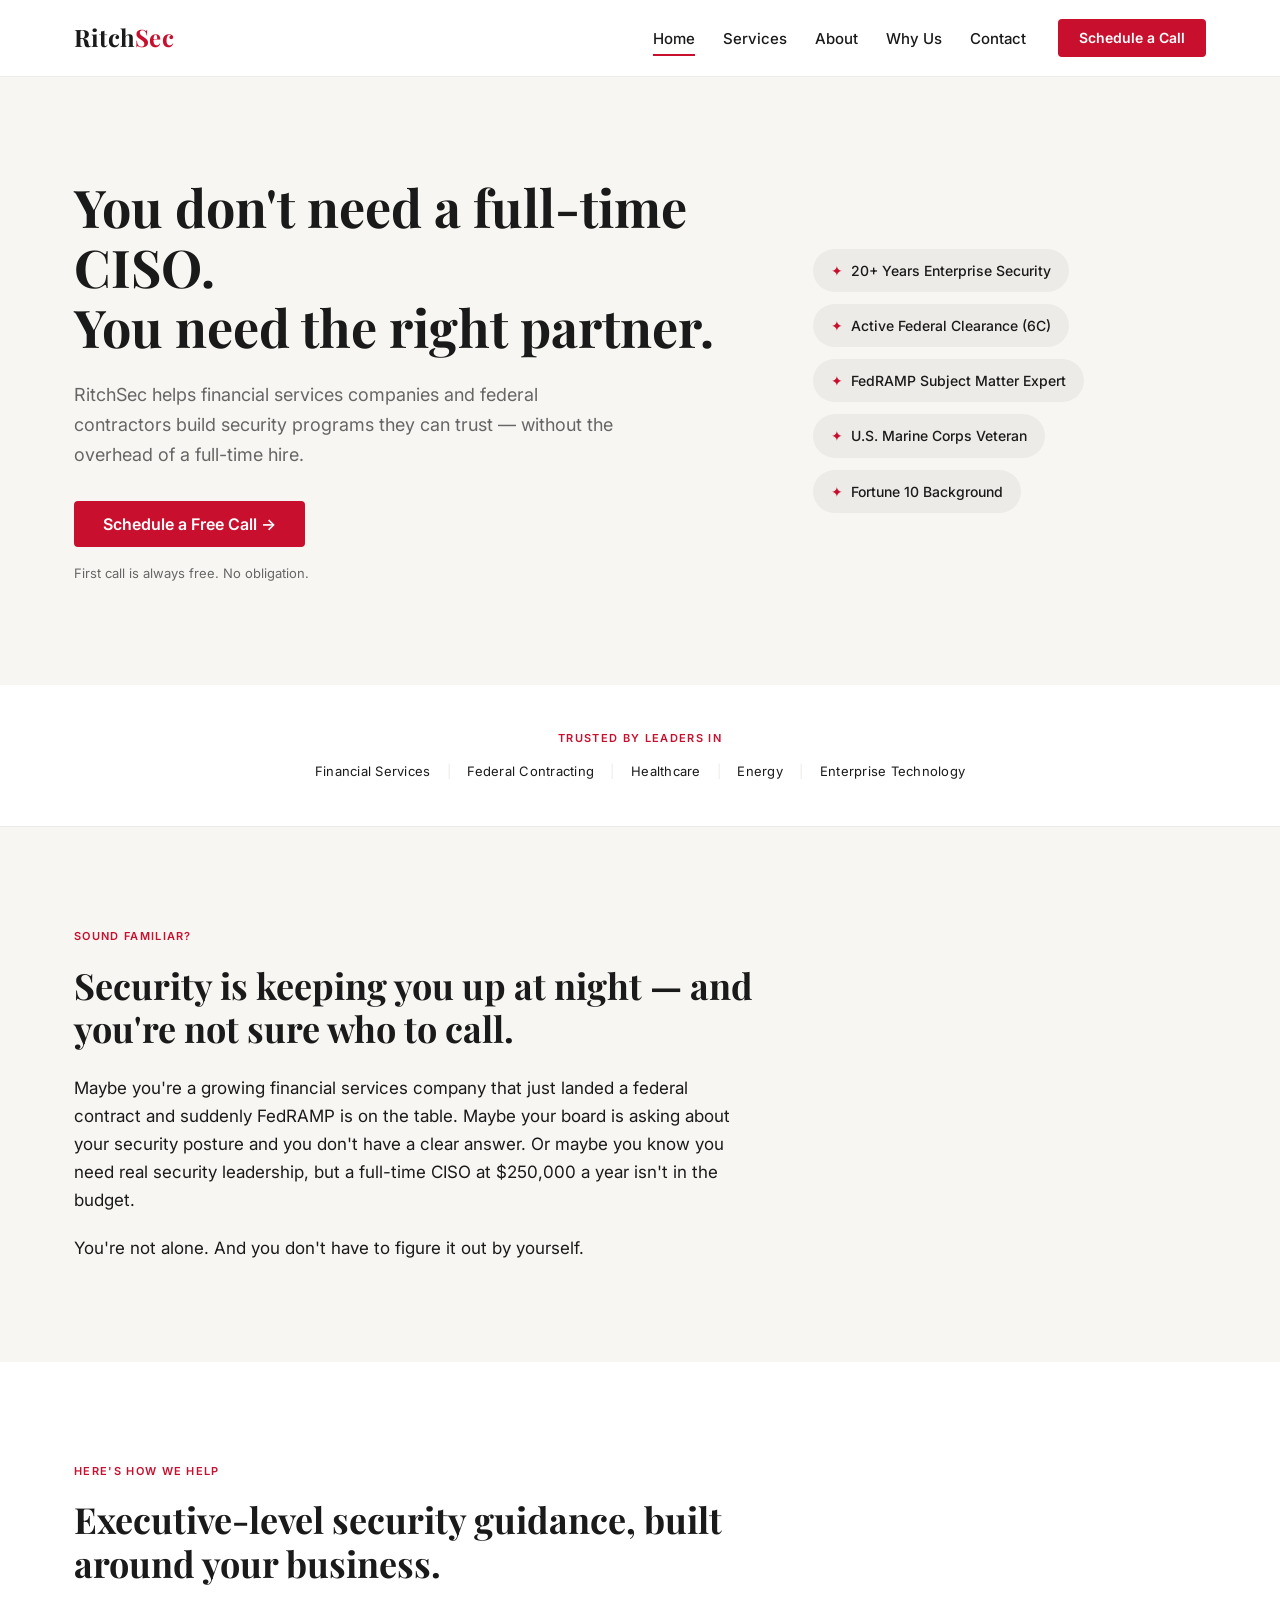
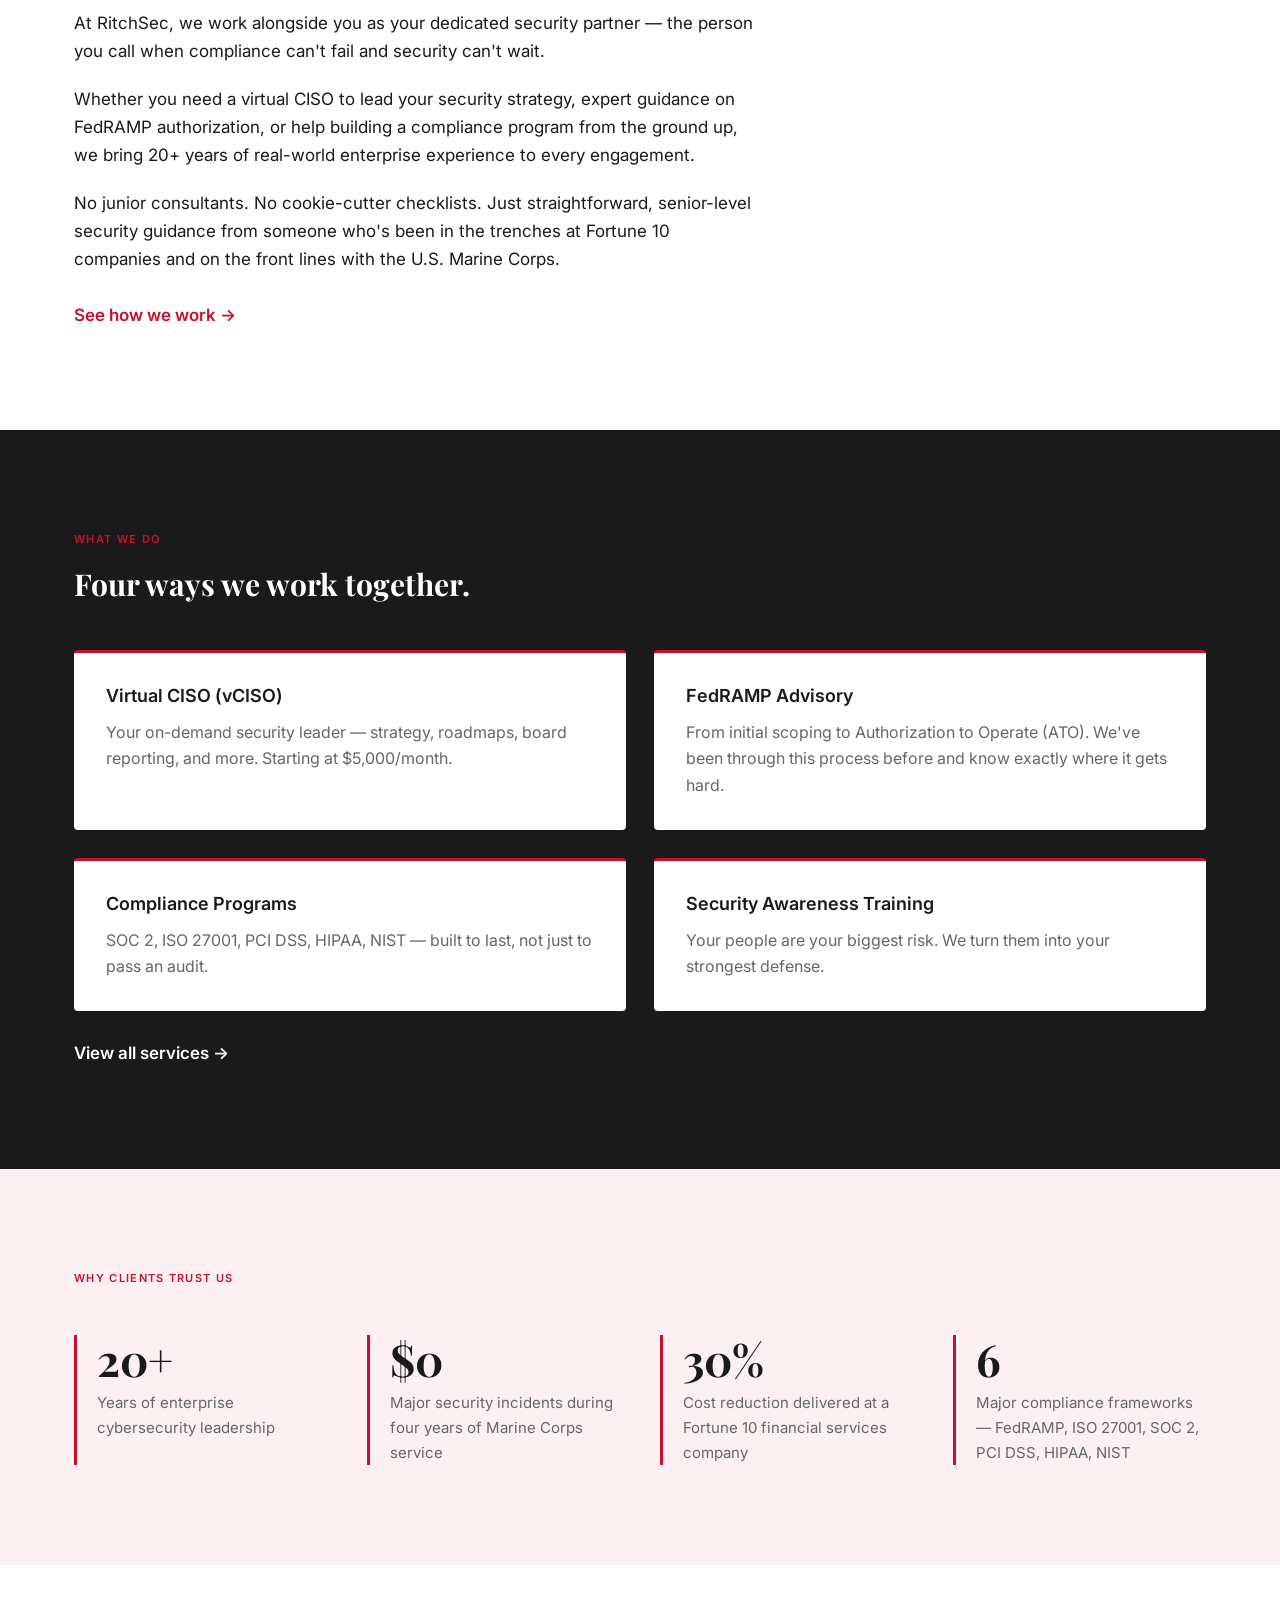
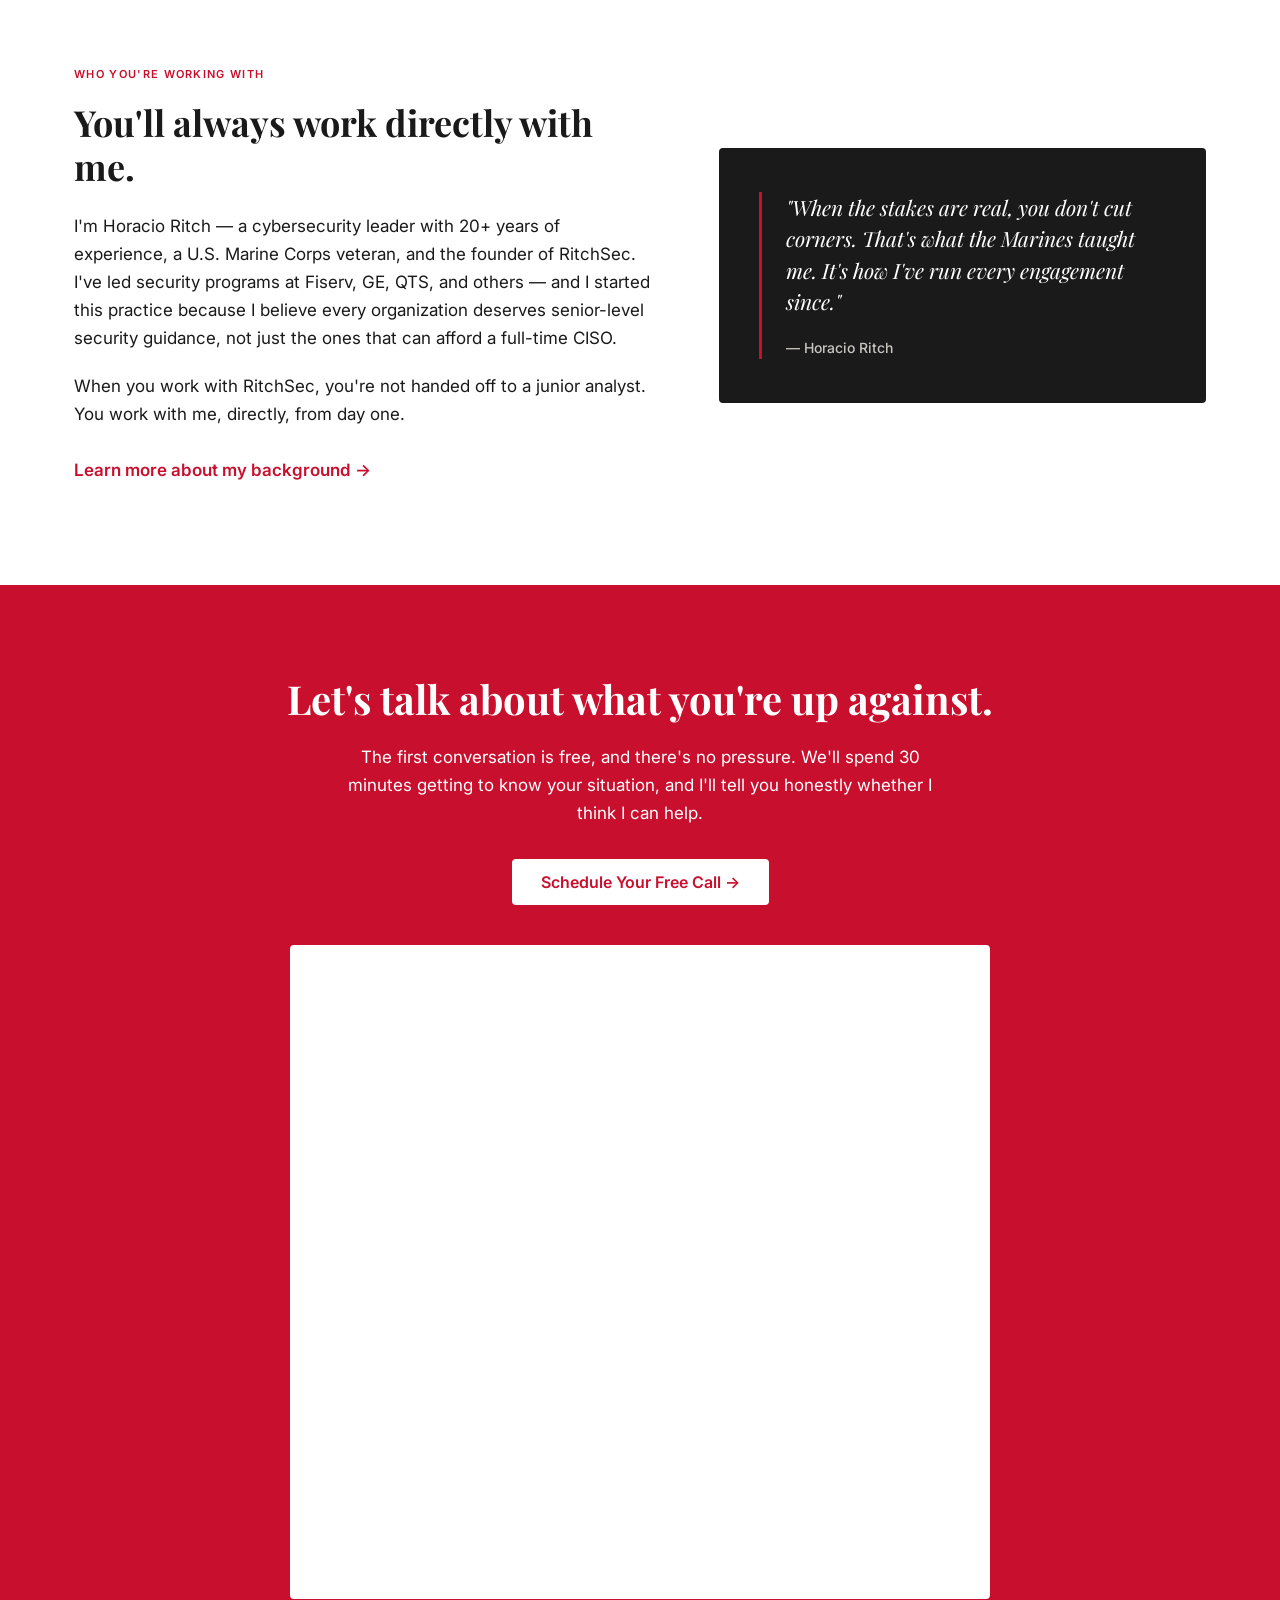
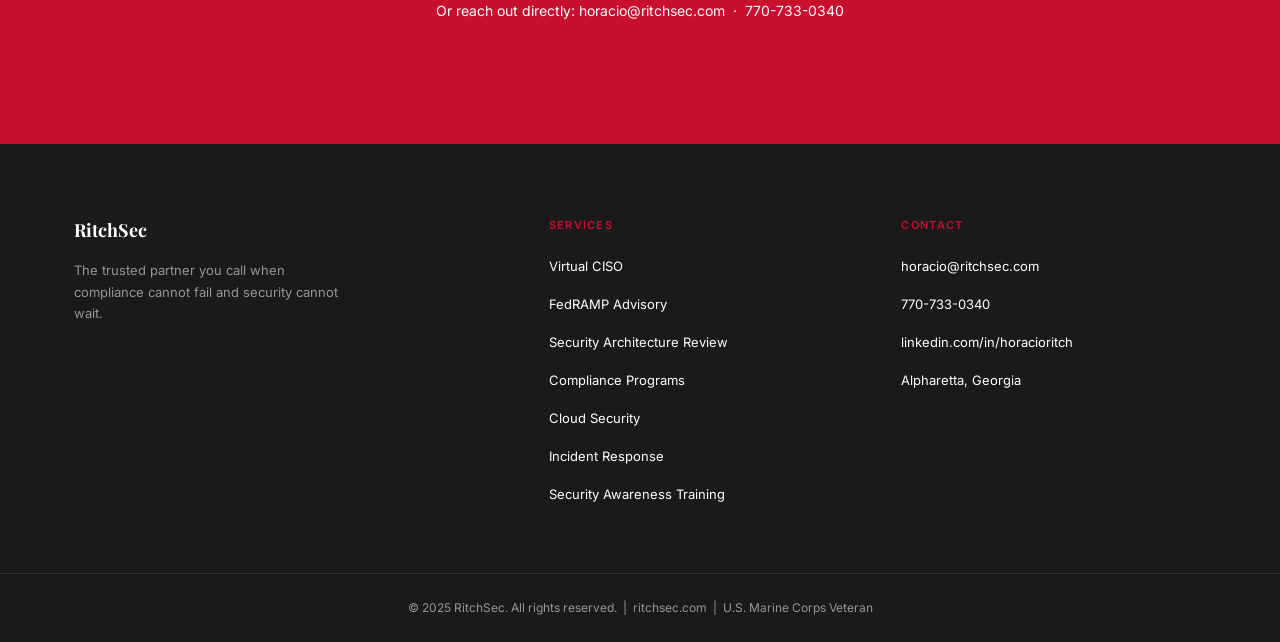
<file: index.html>
<!DOCTYPE html>
<html lang="en">
<head>
  <!-- TODO: Replace RitchSec with final business name throughout -->
  <meta charset="UTF-8">
  <meta name="viewport" content="width=device-width, initial-scale=1.0">
  <title>RitchSec — Virtual CISO &amp; FedRAMP Advisory | Horacio Ritch</title>
  <meta name="description" content="RitchSec helps financial services companies and federal contractors build security programs they can trust — vCISO and FedRAMP advisory from a 20+ year enterprise security leader and U.S. Marine Corps veteran.">
  <link rel="preconnect" href="https://fonts.googleapis.com">
  <link rel="preconnect" href="https://fonts.gstatic.com" crossorigin>
  <link href="https://fonts.googleapis.com/css2?family=Inter:wght@400;500;600&family=Playfair+Display:ital,wght@0,700;1,700&display=swap" rel="stylesheet">
  <link href="https://assets.calendly.com/assets/external/widget.css" rel="stylesheet">
  <link rel="stylesheet" href="css/styles.css">
</head>
<body>

  <header class="site-header">
    <div class="container site-header__inner">
      <a href="index.html" class="wordmark">Ritch<span>Sec</span></a>
      <button class="nav-toggle" aria-expanded="false" aria-controls="site-nav" aria-label="Toggle navigation menu">
        <span class="nav-toggle__bar"></span>
        <span class="nav-toggle__bar"></span>
        <span class="nav-toggle__bar"></span>
      </button>
      <nav class="site-nav" id="site-nav" aria-label="Main navigation">
        <ul class="site-nav__list">
          <li><a href="index.html" class="site-nav__link" aria-current="page">Home</a></li>
          <li><a href="services.html" class="site-nav__link">Services</a></li>
          <li><a href="about.html" class="site-nav__link">About</a></li>
          <li><a href="why-us.html" class="site-nav__link">Why Us</a></li>
          <li><a href="contact.html" class="site-nav__link">Contact</a></li>
        </ul>
        <a href="https://calendly.com/ritchsec/30min" class="btn btn--primary" target="_blank" rel="noopener noreferrer">Schedule a Call</a>
      </nav>
    </div>
  </header>

  <main>

    <!-- HERO -->
    <section class="hero">
      <div class="container hero__inner">
        <div>
          <h1 class="hero__headline">You don't need a full-time CISO.<br>You need the right partner.</h1>
          <p class="hero__sub">RitchSec helps financial services companies and federal contractors build security programs they can trust — without the overhead of a full-time hire.</p>
          <a href="https://calendly.com/ritchsec/30min" class="btn btn--primary" target="_blank" rel="noopener noreferrer">Schedule a Free Call &rarr;</a>
          <p class="hero__note">First call is always free. No obligation.</p>
        </div>
        <ul class="badge-stack">
          <li class="badge">20+ Years Enterprise Security</li>
          <li class="badge">Active Federal Clearance (6C)</li>
          <li class="badge">FedRAMP Subject Matter Expert</li>
          <li class="badge">U.S. Marine Corps Veteran</li>
          <li class="badge">Fortune 10 Background</li>
        </ul>
      </div>
    </section>

    <!-- TRUST BAR -->
    <section class="trust-bar">
      <div class="container">
        <span class="eyebrow">Trusted by leaders in</span>
        <p class="trust-bar__list">Financial Services <span>|</span> Federal Contracting <span>|</span> Healthcare <span>|</span> Energy <span>|</span> Enterprise Technology</p>
      </div>
    </section>

    <!-- PROBLEM -->
    <section class="section section--off">
      <div class="container content-block fade-in">
        <span class="eyebrow">Sound familiar?</span>
        <h2>Security is keeping you up at night — and you're not sure who to call.</h2>
        <p>Maybe you're a growing financial services company that just landed a federal contract and suddenly FedRAMP is on the table. Maybe your board is asking about your security posture and you don't have a clear answer. Or maybe you know you need real security leadership, but a full-time CISO at $250,000 a year isn't in the budget.</p>
        <p>You're not alone. And you don't have to figure it out by yourself.</p>
      </div>
    </section>

    <!-- SOLUTION -->
    <section class="section section--white">
      <div class="container content-block fade-in">
        <span class="eyebrow">Here's how we help</span>
        <h2>Executive-level security guidance, built around your business.</h2>
        <p>At RitchSec, we work alongside you as your dedicated security partner — the person you call when compliance can't fail and security can't wait.</p>
        <p>Whether you need a virtual CISO to lead your security strategy, expert guidance on FedRAMP authorization, or help building a compliance program from the ground up, we bring 20+ years of real-world enterprise experience to every engagement.</p>
        <p>No junior consultants. No cookie-cutter checklists. Just straightforward, senior-level security guidance from someone who's been in the trenches at Fortune 10 companies and on the front lines with the U.S. Marine Corps.</p>
        <a href="services.html" class="text-link">See how we work &rarr;</a>
      </div>
    </section>

    <!-- SERVICES SNAPSHOT -->
    <section class="section section--dark">
      <div class="container">
        <div class="fade-in">
          <span class="eyebrow">What we do</span>
          <h2>Four ways we work together.</h2>
        </div>
        <div class="card-grid">
          <article class="service-card fade-in">
            <h3>Virtual CISO (vCISO)</h3>
            <p>Your on-demand security leader — strategy, roadmaps, board reporting, and more. Starting at $5,000/month.</p>
          </article>
          <article class="service-card fade-in">
            <h3>FedRAMP Advisory</h3>
            <p>From initial scoping to Authorization to Operate (ATO). We've been through this process before and know exactly where it gets hard.</p>
          </article>
          <article class="service-card fade-in">
            <h3>Compliance Programs</h3>
            <p>SOC 2, ISO 27001, PCI DSS, HIPAA, NIST — built to last, not just to pass an audit.</p>
          </article>
          <article class="service-card fade-in">
            <h3>Security Awareness Training</h3>
            <p>Your people are your biggest risk. We turn them into your strongest defense.</p>
          </article>
        </div>
        <a href="services.html" class="text-link text-link--reversed">View all services &rarr;</a>
      </div>
    </section>

    <!-- STATS -->
    <section class="section section--tint">
      <div class="container">
        <span class="eyebrow fade-in">Why clients trust us</span>
        <div class="stat-row">
          <div class="stat fade-in">
            <p class="stat__number">20+</p>
            <p class="stat__label">Years of enterprise cybersecurity leadership</p>
          </div>
          <div class="stat fade-in">
            <p class="stat__number">$0</p>
            <p class="stat__label">Major security incidents during four years of Marine Corps service</p>
          </div>
          <div class="stat fade-in">
            <p class="stat__number">30%</p>
            <p class="stat__label">Cost reduction delivered at a Fortune 10 financial services company</p>
          </div>
          <div class="stat fade-in">
            <p class="stat__number">6</p>
            <p class="stat__label">Major compliance frameworks — FedRAMP, ISO 27001, SOC 2, PCI DSS, HIPAA, NIST</p>
          </div>
        </div>
      </div>
    </section>

    <!-- ABOUT TEASER -->
    <section class="section section--white">
      <div class="container about-teaser">
        <div class="content-block fade-in">
          <span class="eyebrow">Who you're working with</span>
          <h2>You'll always work directly with me.</h2>
          <p>I'm Horacio Ritch — a cybersecurity leader with 20+ years of experience, a U.S. Marine Corps veteran, and the founder of RitchSec. I've led security programs at Fiserv, GE, QTS, and others — and I started this practice because I believe every organization deserves senior-level security guidance, not just the ones that can afford a full-time CISO.</p>
          <p>When you work with RitchSec, you're not handed off to a junior analyst. You work with me, directly, from day one.</p>
          <a href="about.html" class="text-link">Learn more about my background &rarr;</a>
        </div>
        <div class="quote-block fade-in">
          <blockquote>
            <p>"When the stakes are real, you don't cut corners. That's what the Marines taught me. It's how I've run every engagement since."</p>
            <cite>&mdash; Horacio Ritch</cite>
          </blockquote>
        </div>
      </div>
    </section>

    <!-- FINAL CTA -->
    <section class="cta-band">
      <div class="container fade-in">
        <h2>Let's talk about what you're up against.</h2>
        <p>The first conversation is free, and there's no pressure. We'll spend 30 minutes getting to know your situation, and I'll tell you honestly whether I think I can help.</p>
        <a href="https://calendly.com/ritchsec/30min" class="btn btn--reversed" target="_blank" rel="noopener noreferrer">Schedule Your Free Call &rarr;</a>
        <div class="calendly-embed">
          <div class="calendly-inline-widget" data-url="https://calendly.com/ritchsec/30min" style="min-width:320px;height:630px;"></div>
        </div>
        <p class="cta-band__meta">Or reach out directly: horacio@ritchsec.com &nbsp;&middot;&nbsp; 770-733-0340</p>
      </div>
    </section>

  </main>

  <footer class="site-footer">
    <!-- TODO: Replace ritchsec.com with actual domain -->
    <div class="container site-footer__grid">
      <div>
        <p class="site-footer__brand">RitchSec</p>
        <p class="site-footer__tagline">The trusted partner you call when compliance cannot fail and security cannot wait.</p>
      </div>
      <div>
        <span class="eyebrow">Services</span>
        <ul class="site-footer__links">
          <li><a href="services.html">Virtual CISO</a></li>
          <li><a href="services.html">FedRAMP Advisory</a></li>
          <li><a href="services.html">Security Architecture Review</a></li>
          <li><a href="services.html">Compliance Programs</a></li>
          <li><a href="services.html">Cloud Security</a></li>
          <li><a href="services.html">Incident Response</a></li>
          <li><a href="services.html">Security Awareness Training</a></li>
        </ul>
      </div>
      <div>
        <span class="eyebrow">Contact</span>
        <ul class="site-footer__links">
          <li><a href="mailto:horacio@ritchsec.com">horacio@ritchsec.com</a></li>
          <li><a href="tel:+17707330340">770-733-0340</a></li>
          <li><a href="https://linkedin.com/in/horacioritch" rel="noopener">linkedin.com/in/horacioritch</a></li>
          <li><span>Alpharetta, Georgia</span></li>
        </ul>
      </div>
    </div>
    <div class="site-footer__bottom">
      <div class="container">
        <p>&copy; 2025 RitchSec. All rights reserved. &nbsp;|&nbsp; ritchsec.com &nbsp;|&nbsp; U.S. Marine Corps Veteran</p>
      </div>
    </div>
  </footer>

  <script src="https://assets.calendly.com/assets/external/widget.js" async></script>
  <script src="js/main.js"></script>
</body>
</html>
</file>
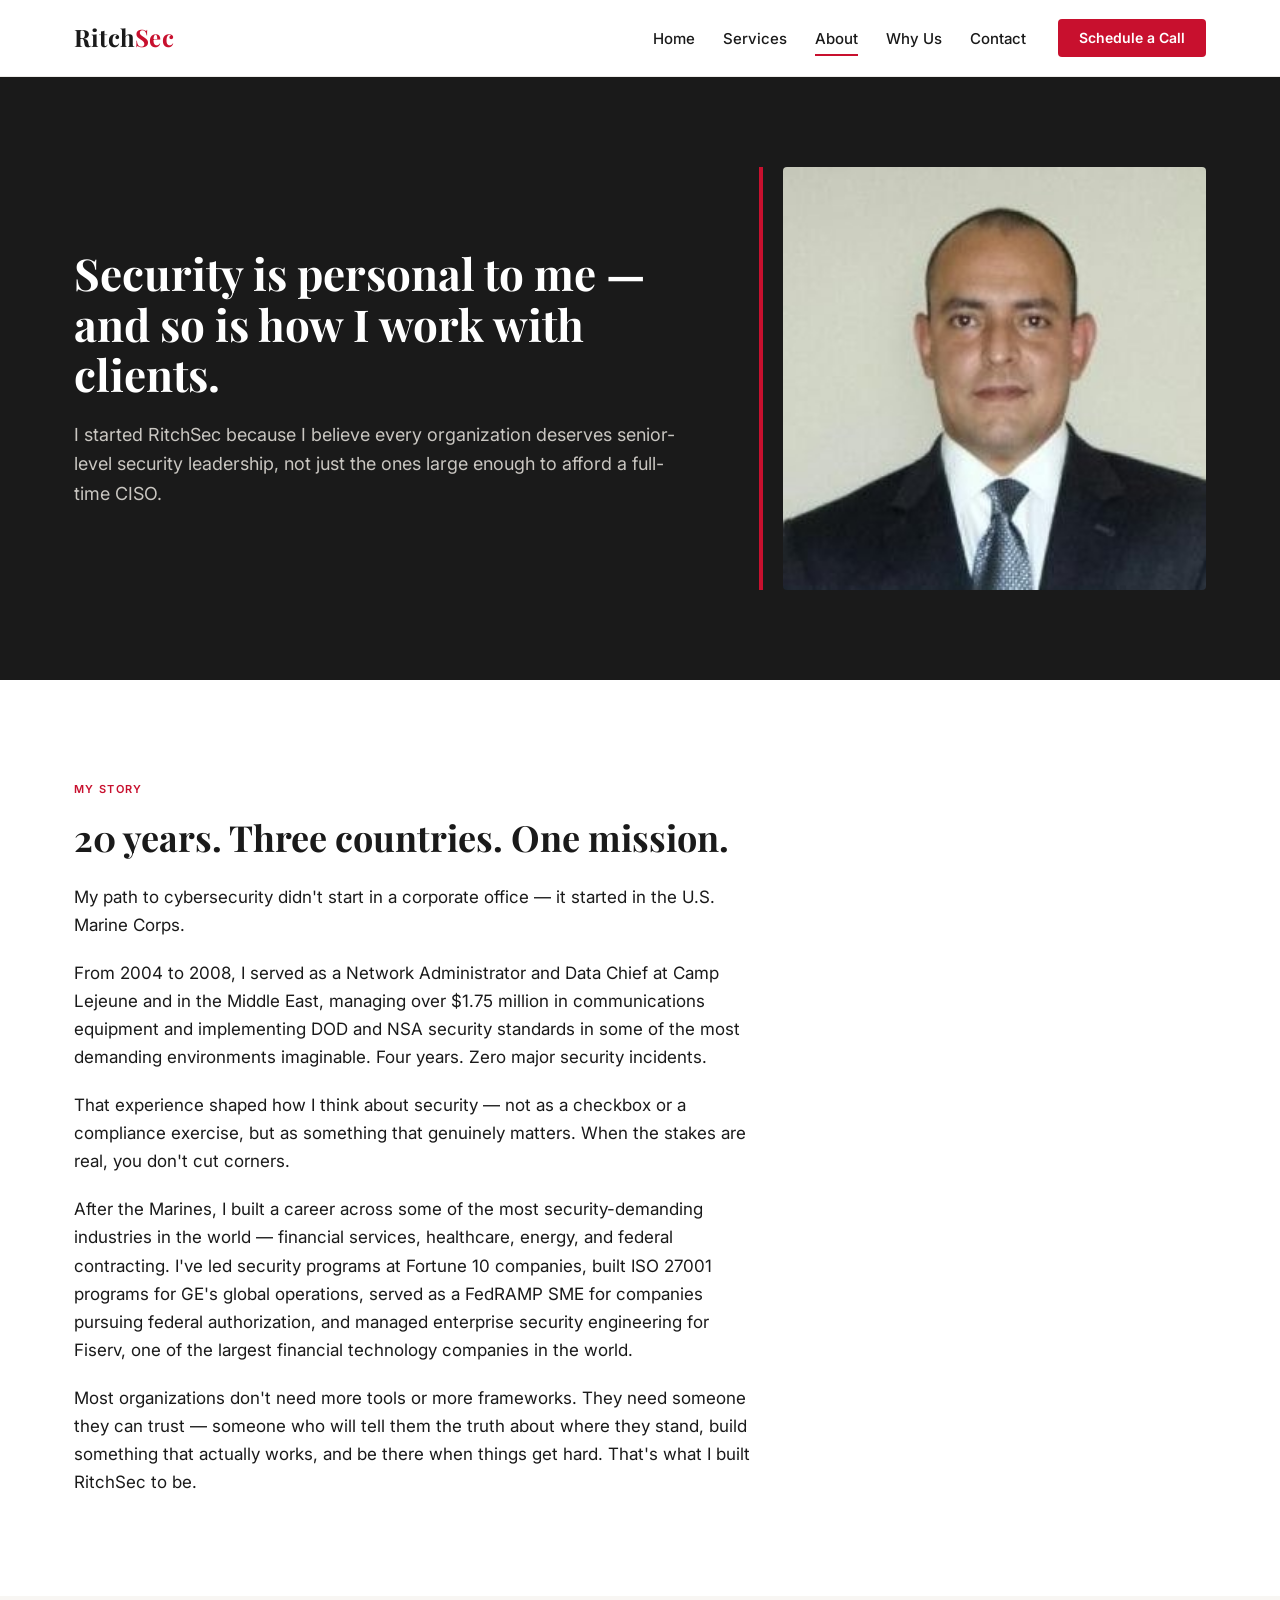
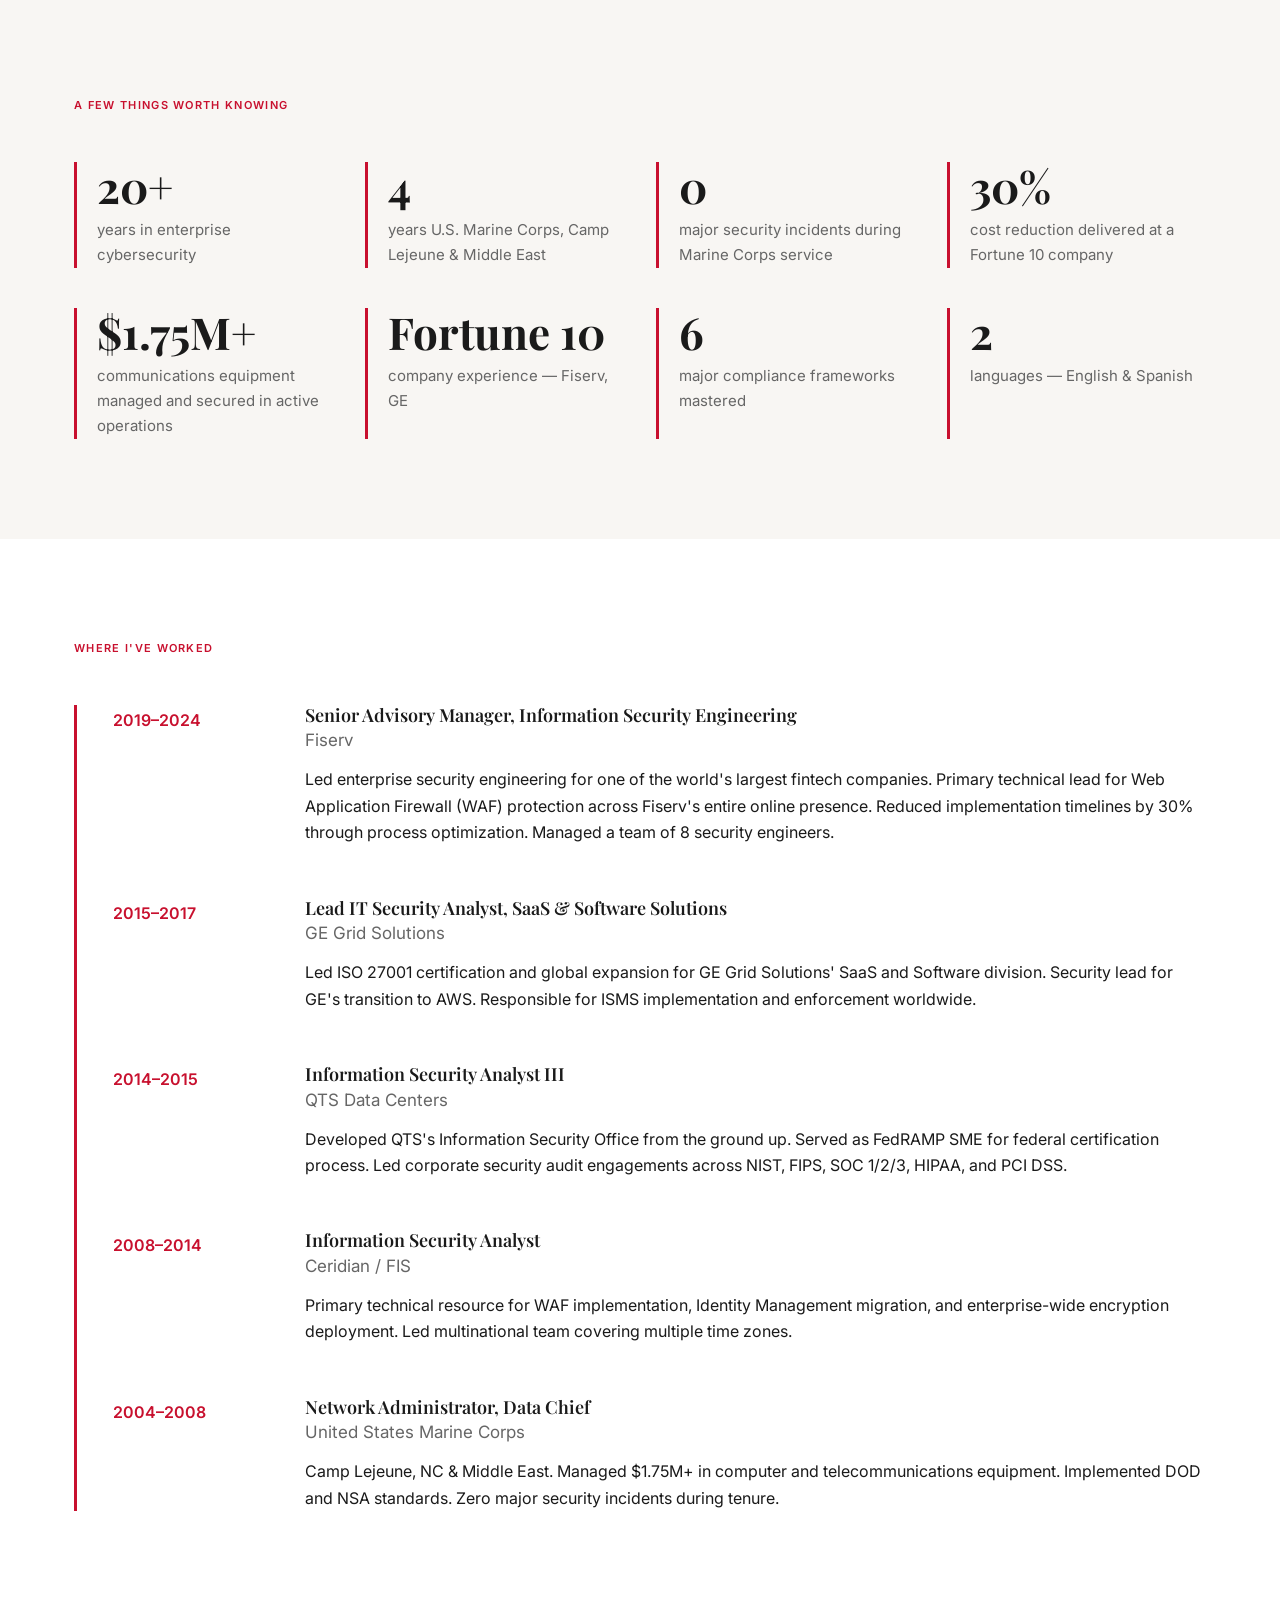
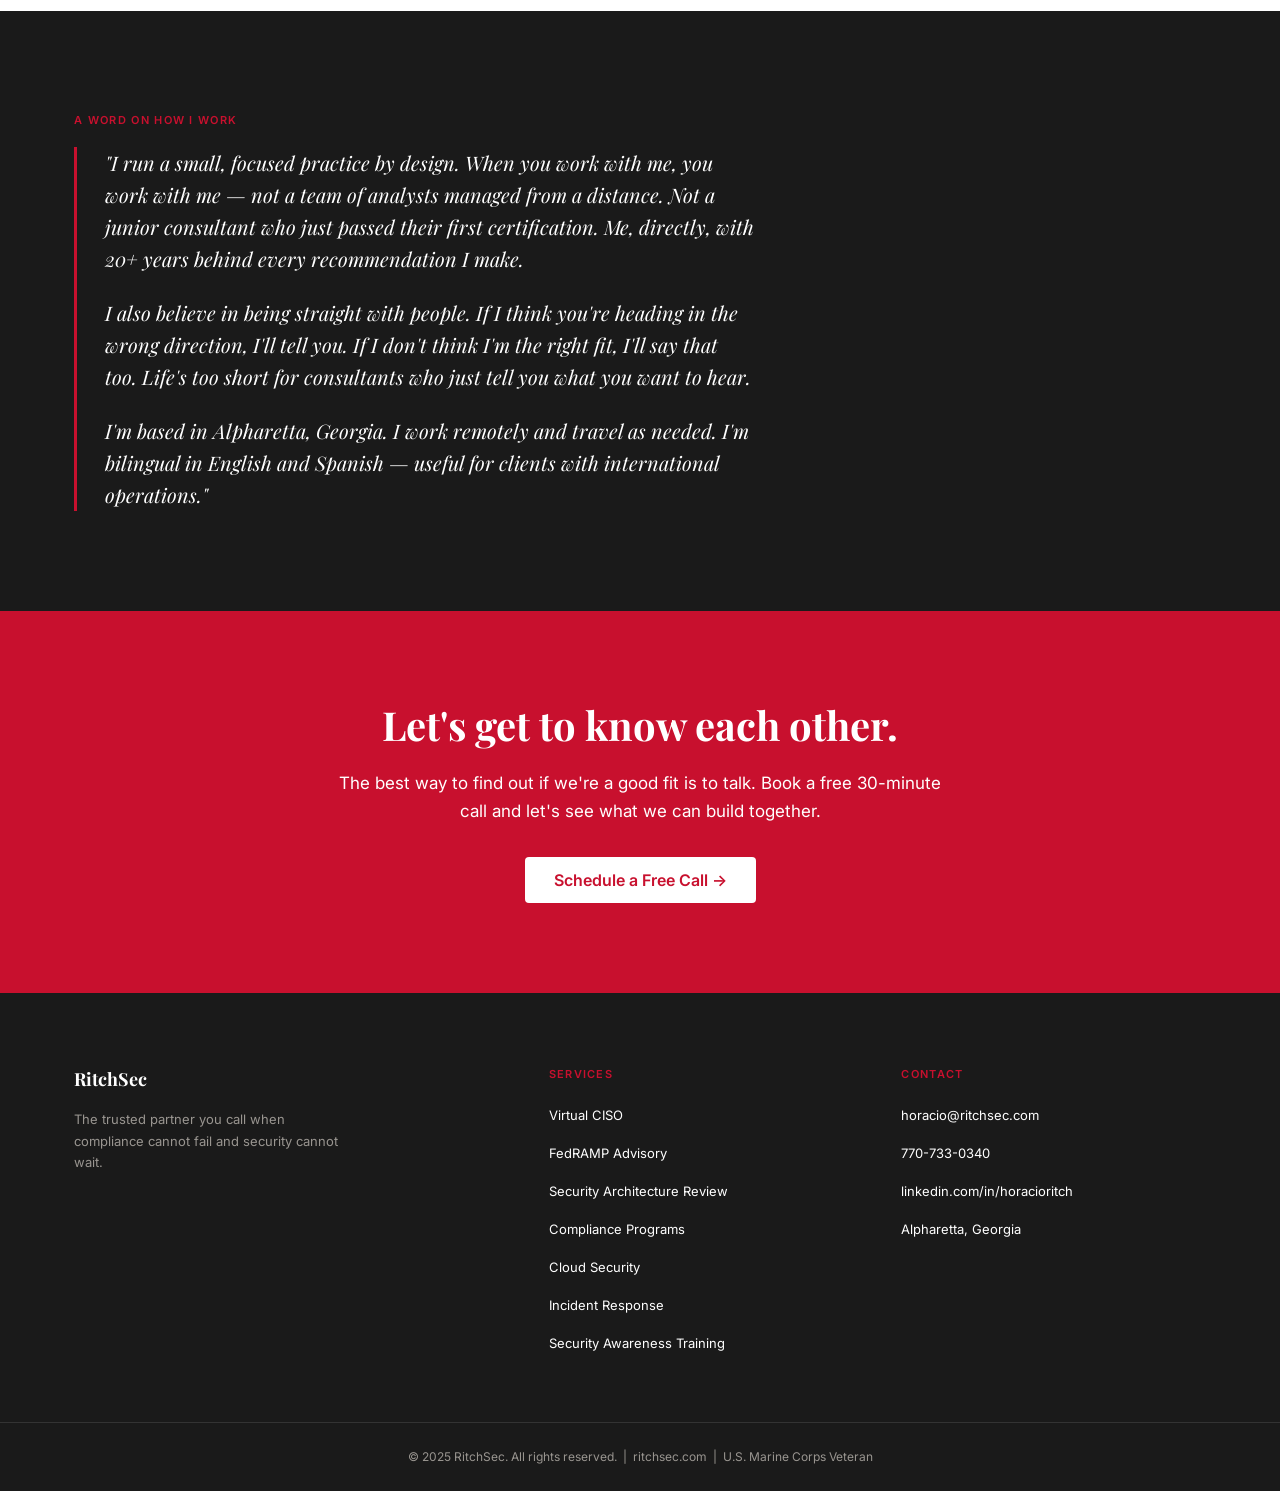
<file: about.html>
<!DOCTYPE html>
<html lang="en">
<head>
  <!-- TODO: Replace RitchSec with final business name throughout -->
  <meta charset="UTF-8">
  <meta name="viewport" content="width=device-width, initial-scale=1.0">
  <title>About — Horacio Ritch | RitchSec</title>
  <meta name="description" content="Horacio Ritch is a cybersecurity leader with 20+ years of experience, a U.S. Marine Corps veteran, and the founder of RitchSec — with Fortune 10 experience at Fiserv and GE.">
  <link rel="preconnect" href="https://fonts.googleapis.com">
  <link rel="preconnect" href="https://fonts.gstatic.com" crossorigin>
  <link href="https://fonts.googleapis.com/css2?family=Inter:wght@400;500;600&family=Playfair+Display:ital,wght@0,700;1,700&display=swap" rel="stylesheet">
  <link rel="stylesheet" href="css/styles.css">
</head>
<body>

  <header class="site-header">
    <div class="container site-header__inner">
      <a href="index.html" class="wordmark">Ritch<span>Sec</span></a>
      <button class="nav-toggle" aria-expanded="false" aria-controls="site-nav" aria-label="Toggle navigation menu">
        <span class="nav-toggle__bar"></span>
        <span class="nav-toggle__bar"></span>
        <span class="nav-toggle__bar"></span>
      </button>
      <nav class="site-nav" id="site-nav" aria-label="Main navigation">
        <ul class="site-nav__list">
          <li><a href="index.html" class="site-nav__link">Home</a></li>
          <li><a href="services.html" class="site-nav__link">Services</a></li>
          <li><a href="about.html" class="site-nav__link" aria-current="page">About</a></li>
          <li><a href="why-us.html" class="site-nav__link">Why Us</a></li>
          <li><a href="contact.html" class="site-nav__link">Contact</a></li>
        </ul>
        <a href="https://calendly.com/ritchsec/30min" class="btn btn--primary" target="_blank" rel="noopener noreferrer">Schedule a Call</a>
      </nav>
    </div>
  </header>

  <main>

    <!-- HERO -->
    <section class="page-hero page-hero--dark">
      <div class="container about-hero__inner">
        <div>
          <h1>Security is personal to me — and so is how I work with clients.</h1>
          <p class="page-hero__sub">I started RitchSec because I believe every organization deserves senior-level security leadership, not just the ones large enough to afford a full-time CISO.</p>
        </div>
        <div class="headshot-frame">
          <!-- TODO: Add headshot image to images/headshot.jpg -->
          <img src="images/headshot.jpg" alt="Horacio Ritch, founder of RitchSec" loading="lazy">
        </div>
      </div>
    </section>

    <!-- STORY -->
    <section class="section section--white">
      <div class="container content-block fade-in">
        <span class="eyebrow">My story</span>
        <h2>20 years. Three countries. One mission.</h2>
        <p>My path to cybersecurity didn't start in a corporate office — it started in the U.S. Marine Corps.</p>
        <p>From 2004 to 2008, I served as a Network Administrator and Data Chief at Camp Lejeune and in the Middle East, managing over $1.75 million in communications equipment and implementing DOD and NSA security standards in some of the most demanding environments imaginable. Four years. Zero major security incidents.</p>
        <p>That experience shaped how I think about security — not as a checkbox or a compliance exercise, but as something that genuinely matters. When the stakes are real, you don't cut corners.</p>
        <p>After the Marines, I built a career across some of the most security-demanding industries in the world — financial services, healthcare, energy, and federal contracting. I've led security programs at Fortune 10 companies, built ISO 27001 programs for GE's global operations, served as a FedRAMP SME for companies pursuing federal authorization, and managed enterprise security engineering for Fiserv, one of the largest financial technology companies in the world.</p>
        <p>Most organizations don't need more tools or more frameworks. They need someone they can trust — someone who will tell them the truth about where they stand, build something that actually works, and be there when things get hard. That's what I built RitchSec to be.</p>
      </div>
    </section>

    <!-- BY THE NUMBERS -->
    <section class="section section--off">
      <div class="container">
        <span class="eyebrow fade-in">A few things worth knowing</span>
        <div class="stat-grid-8">
          <div class="stat fade-in">
            <p class="stat__number">20+</p>
            <p class="stat__label">years in enterprise cybersecurity</p>
          </div>
          <div class="stat fade-in">
            <p class="stat__number">4</p>
            <p class="stat__label">years U.S. Marine Corps, Camp Lejeune &amp; Middle East</p>
          </div>
          <div class="stat fade-in">
            <p class="stat__number">0</p>
            <p class="stat__label">major security incidents during Marine Corps service</p>
          </div>
          <div class="stat fade-in">
            <p class="stat__number">30%</p>
            <p class="stat__label">cost reduction delivered at a Fortune 10 company</p>
          </div>
          <div class="stat fade-in">
            <p class="stat__number">$1.75M+</p>
            <p class="stat__label">communications equipment managed and secured in active operations</p>
          </div>
          <div class="stat fade-in">
            <p class="stat__number">Fortune 10</p>
            <p class="stat__label">company experience — Fiserv, GE</p>
          </div>
          <div class="stat fade-in">
            <p class="stat__number">6</p>
            <p class="stat__label">major compliance frameworks mastered</p>
          </div>
          <div class="stat fade-in">
            <p class="stat__number">2</p>
            <p class="stat__label">languages — English &amp; Spanish</p>
          </div>
        </div>
      </div>
    </section>

    <!-- EXPERIENCE TIMELINE -->
    <section class="section section--white">
      <div class="container">
        <div class="fade-in">
          <span class="eyebrow">Where I've worked</span>
        </div>
        <div class="timeline">
          <article class="timeline__item fade-in">
            <p class="timeline__years">2019&ndash;2024</p>
            <div>
              <h3 class="timeline__role">Senior Advisory Manager, Information Security Engineering</h3>
              <p class="timeline__company">Fiserv</p>
              <p class="timeline__body">Led enterprise security engineering for one of the world's largest fintech companies. Primary technical lead for Web Application Firewall (WAF) protection across Fiserv's entire online presence. Reduced implementation timelines by 30% through process optimization. Managed a team of 8 security engineers.</p>
            </div>
          </article>
          <article class="timeline__item fade-in">
            <p class="timeline__years">2015&ndash;2017</p>
            <div>
              <h3 class="timeline__role">Lead IT Security Analyst, SaaS &amp; Software Solutions</h3>
              <p class="timeline__company">GE Grid Solutions</p>
              <p class="timeline__body">Led ISO 27001 certification and global expansion for GE Grid Solutions' SaaS and Software division. Security lead for GE's transition to AWS. Responsible for ISMS implementation and enforcement worldwide.</p>
            </div>
          </article>
          <article class="timeline__item fade-in">
            <p class="timeline__years">2014&ndash;2015</p>
            <div>
              <h3 class="timeline__role">Information Security Analyst III</h3>
              <p class="timeline__company">QTS Data Centers</p>
              <p class="timeline__body">Developed QTS's Information Security Office from the ground up. Served as FedRAMP SME for federal certification process. Led corporate security audit engagements across NIST, FIPS, SOC 1/2/3, HIPAA, and PCI DSS.</p>
            </div>
          </article>
          <article class="timeline__item fade-in">
            <p class="timeline__years">2008&ndash;2014</p>
            <div>
              <h3 class="timeline__role">Information Security Analyst</h3>
              <p class="timeline__company">Ceridian / FIS</p>
              <p class="timeline__body">Primary technical resource for WAF implementation, Identity Management migration, and enterprise-wide encryption deployment. Led multinational team covering multiple time zones.</p>
            </div>
          </article>
          <article class="timeline__item fade-in">
            <p class="timeline__years">2004&ndash;2008</p>
            <div>
              <h3 class="timeline__role">Network Administrator, Data Chief</h3>
              <p class="timeline__company">United States Marine Corps</p>
              <p class="timeline__body">Camp Lejeune, NC &amp; Middle East. Managed $1.75M+ in computer and telecommunications equipment. Implemented DOD and NSA standards. Zero major security incidents during tenure.</p>
            </div>
          </article>
        </div>
      </div>
    </section>

    <!-- PERSONAL NOTE -->
    <section class="section section--dark">
      <div class="container">
        <span class="eyebrow fade-in">A word on how I work</span>
        <div class="personal-note fade-in">
          <p>"I run a small, focused practice by design. When you work with me, you work with me — not a team of analysts managed from a distance. Not a junior consultant who just passed their first certification. Me, directly, with 20+ years behind every recommendation I make.</p>
          <p>I also believe in being straight with people. If I think you're heading in the wrong direction, I'll tell you. If I don't think I'm the right fit, I'll say that too. Life's too short for consultants who just tell you what you want to hear.</p>
          <p>I'm based in Alpharetta, Georgia. I work remotely and travel as needed. I'm bilingual in English and Spanish — useful for clients with international operations."</p>
        </div>
      </div>
    </section>

    <!-- CTA -->
    <section class="cta-band">
      <div class="container fade-in">
        <h2>Let's get to know each other.</h2>
        <p>The best way to find out if we're a good fit is to talk. Book a free 30-minute call and let's see what we can build together.</p>
        <a href="https://calendly.com/ritchsec/30min" class="btn btn--reversed" target="_blank" rel="noopener noreferrer">Schedule a Free Call &rarr;</a>
      </div>
    </section>

  </main>

  <footer class="site-footer">
    <!-- TODO: Replace ritchsec.com with actual domain -->
    <div class="container site-footer__grid">
      <div>
        <p class="site-footer__brand">RitchSec</p>
        <p class="site-footer__tagline">The trusted partner you call when compliance cannot fail and security cannot wait.</p>
      </div>
      <div>
        <span class="eyebrow">Services</span>
        <ul class="site-footer__links">
          <li><a href="services.html">Virtual CISO</a></li>
          <li><a href="services.html">FedRAMP Advisory</a></li>
          <li><a href="services.html">Security Architecture Review</a></li>
          <li><a href="services.html">Compliance Programs</a></li>
          <li><a href="services.html">Cloud Security</a></li>
          <li><a href="services.html">Incident Response</a></li>
          <li><a href="services.html">Security Awareness Training</a></li>
        </ul>
      </div>
      <div>
        <span class="eyebrow">Contact</span>
        <ul class="site-footer__links">
          <li><a href="mailto:horacio@ritchsec.com">horacio@ritchsec.com</a></li>
          <li><a href="tel:+17707330340">770-733-0340</a></li>
          <li><a href="https://linkedin.com/in/horacioritch" rel="noopener">linkedin.com/in/horacioritch</a></li>
          <li><span>Alpharetta, Georgia</span></li>
        </ul>
      </div>
    </div>
    <div class="site-footer__bottom">
      <div class="container">
        <p>&copy; 2025 RitchSec. All rights reserved. &nbsp;|&nbsp; ritchsec.com &nbsp;|&nbsp; U.S. Marine Corps Veteran</p>
      </div>
    </div>
  </footer>

  <script src="js/main.js"></script>
</body>
</html>
</file>
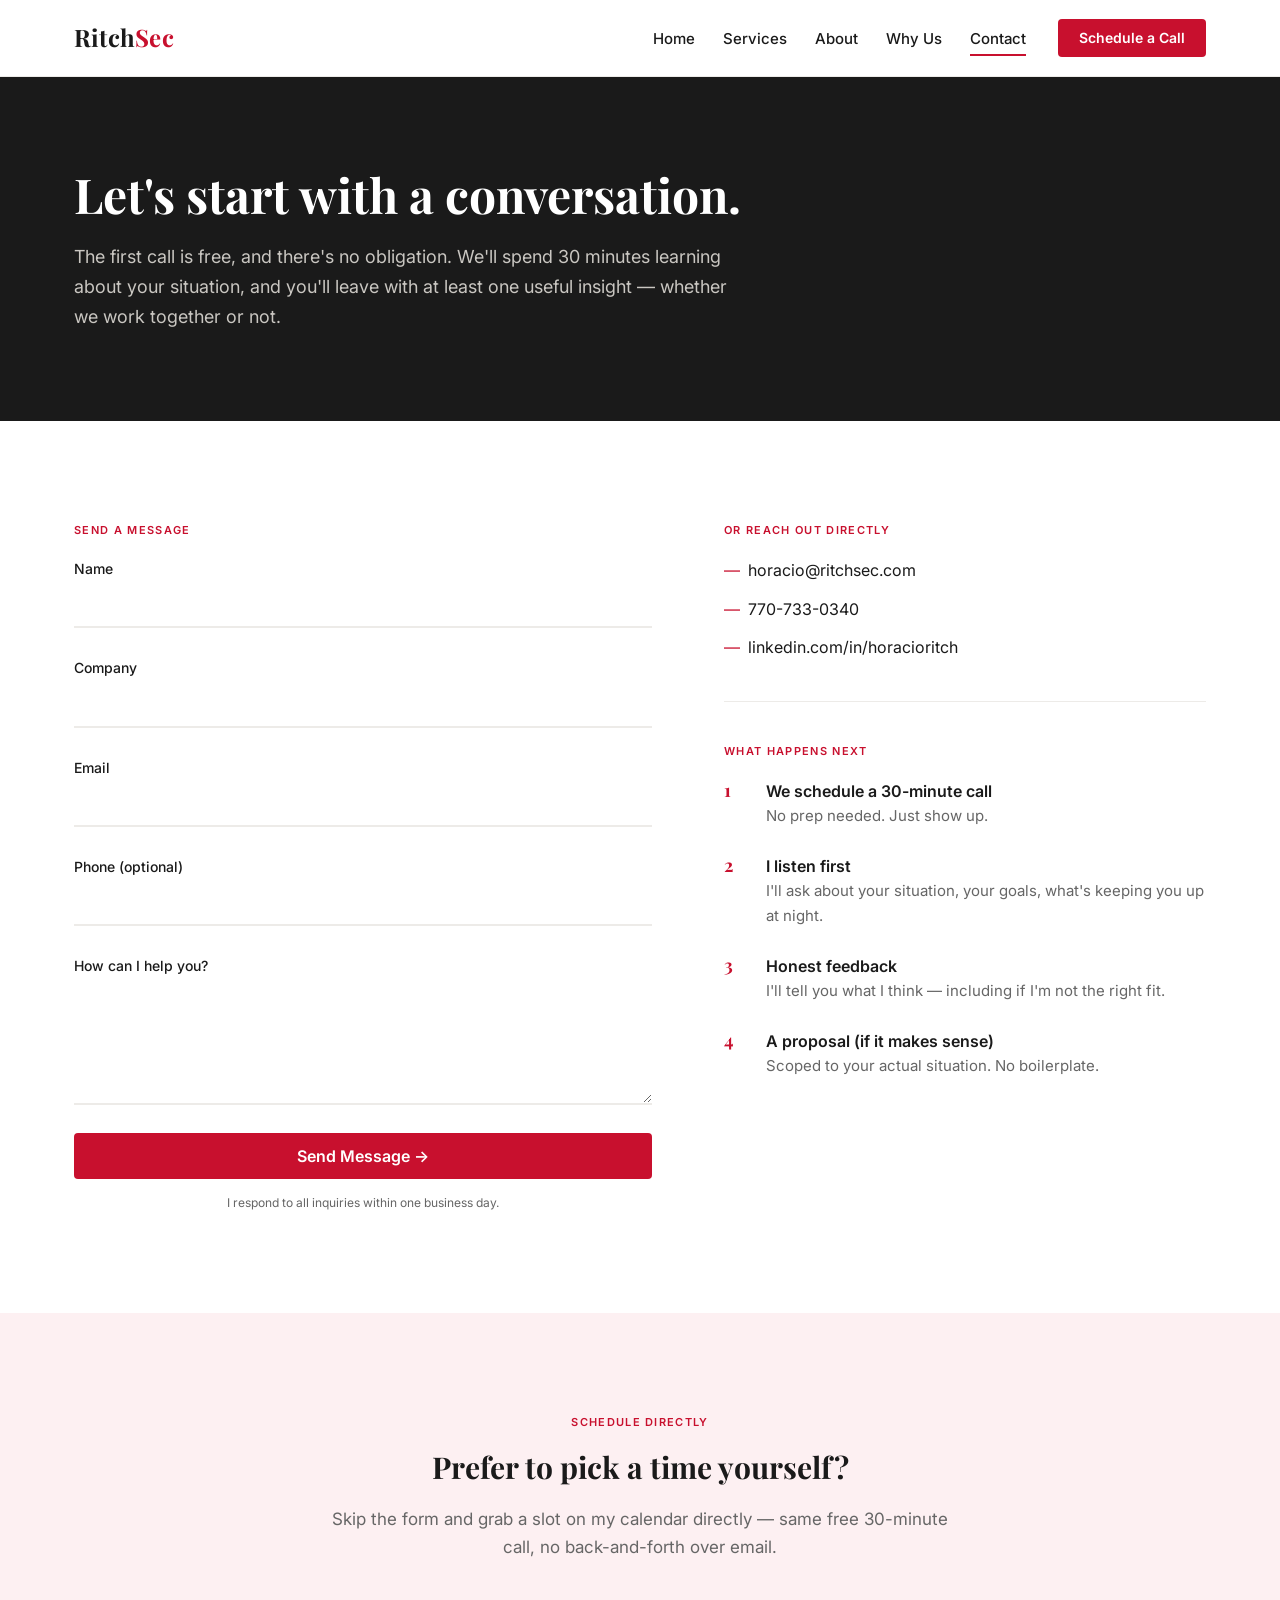
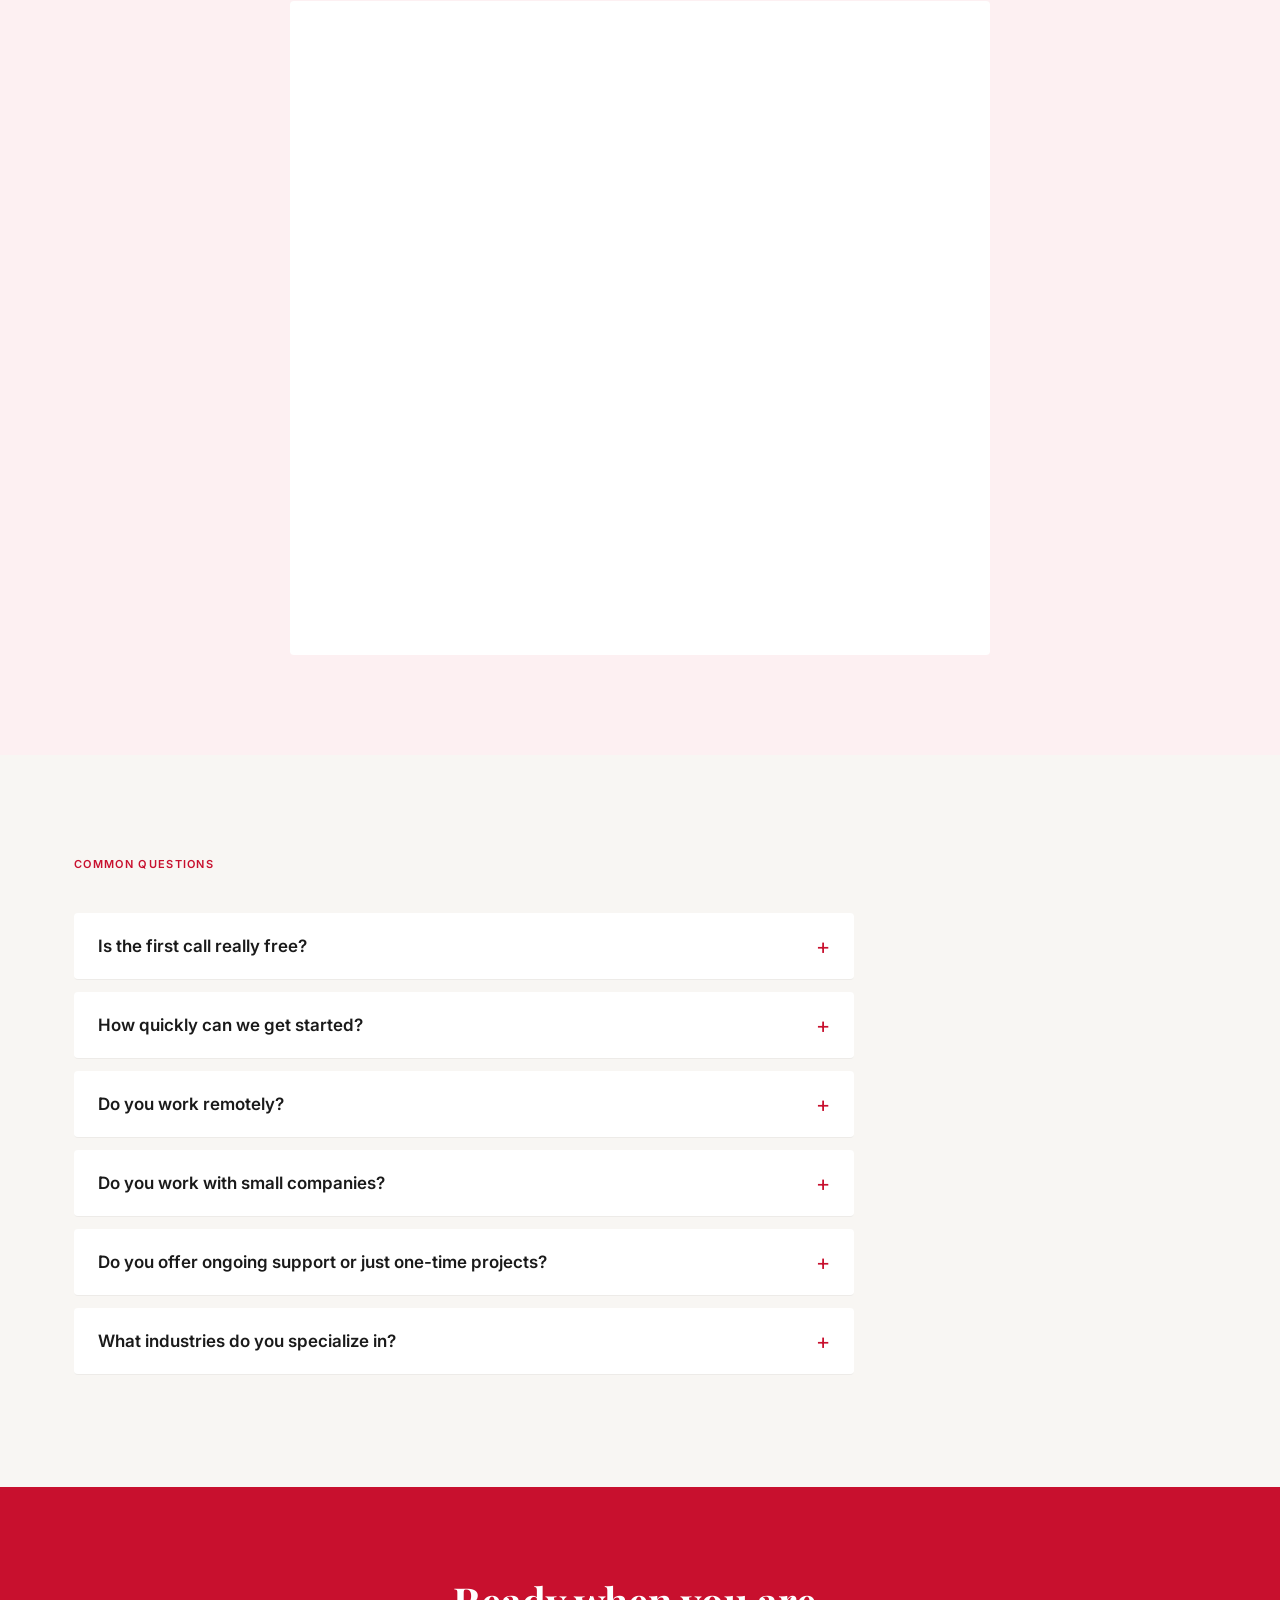
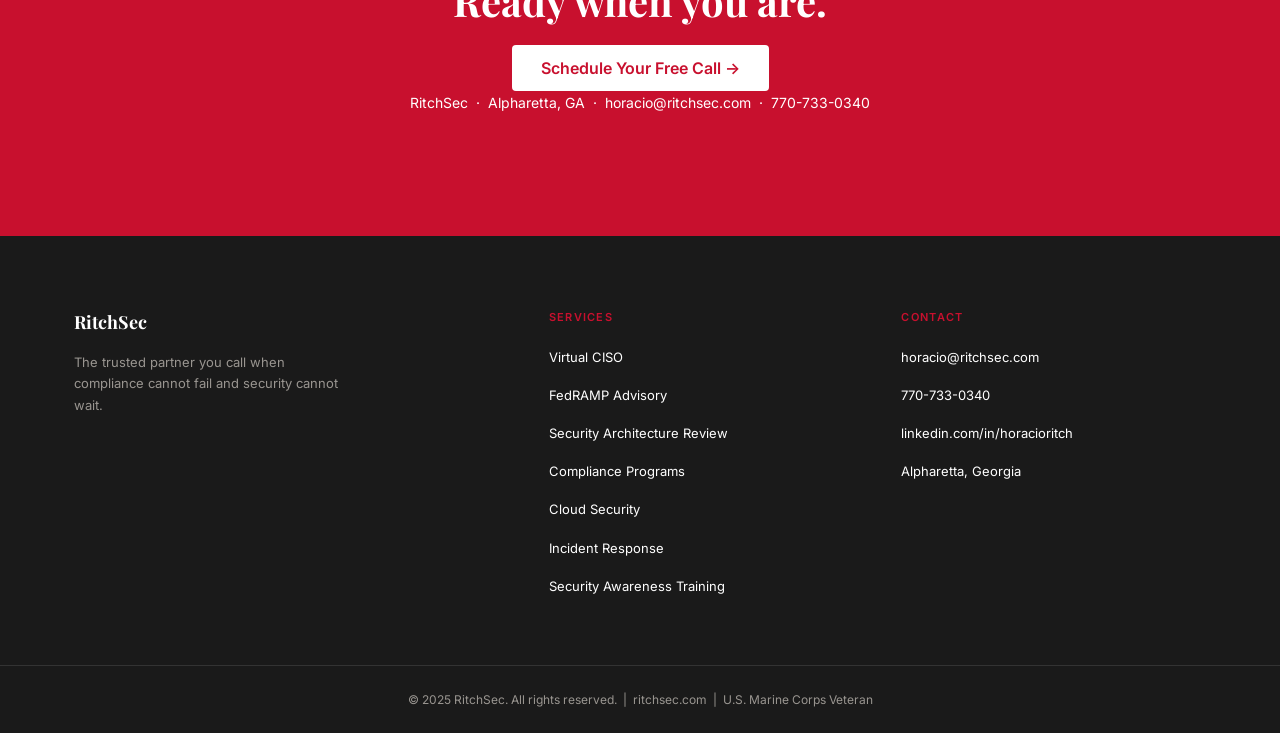
<file: contact.html>
<!DOCTYPE html>
<html lang="en">
<head>
  <!-- TODO: Replace RitchSec with final business name throughout -->
  <meta charset="UTF-8">
  <meta name="viewport" content="width=device-width, initial-scale=1.0">
  <title>Contact — RitchSec | Schedule a Free Call</title>
  <meta name="description" content="Schedule a free 30-minute call with RitchSec. No obligation — just an honest conversation about your security and compliance needs.">
  <link rel="preconnect" href="https://fonts.googleapis.com">
  <link rel="preconnect" href="https://fonts.gstatic.com" crossorigin>
  <link href="https://fonts.googleapis.com/css2?family=Inter:wght@400;500;600&family=Playfair+Display:ital,wght@0,700;1,700&display=swap" rel="stylesheet">
  <link href="https://assets.calendly.com/assets/external/widget.css" rel="stylesheet">
  <link rel="stylesheet" href="css/styles.css">
</head>
<body>

  <header class="site-header">
    <div class="container site-header__inner">
      <a href="index.html" class="wordmark">Ritch<span>Sec</span></a>
      <button class="nav-toggle" aria-expanded="false" aria-controls="site-nav" aria-label="Toggle navigation menu">
        <span class="nav-toggle__bar"></span>
        <span class="nav-toggle__bar"></span>
        <span class="nav-toggle__bar"></span>
      </button>
      <nav class="site-nav" id="site-nav" aria-label="Main navigation">
        <ul class="site-nav__list">
          <li><a href="index.html" class="site-nav__link">Home</a></li>
          <li><a href="services.html" class="site-nav__link">Services</a></li>
          <li><a href="about.html" class="site-nav__link">About</a></li>
          <li><a href="why-us.html" class="site-nav__link">Why Us</a></li>
          <li><a href="contact.html" class="site-nav__link" aria-current="page">Contact</a></li>
        </ul>
        <a href="https://calendly.com/ritchsec/30min" class="btn btn--primary" target="_blank" rel="noopener noreferrer">Schedule a Call</a>
      </nav>
    </div>
  </header>

  <main>

    <!-- HERO -->
    <section class="page-hero page-hero--dark">
      <div class="container">
        <h1>Let's start with a conversation.</h1>
        <p class="page-hero__sub">The first call is free, and there's no obligation. We'll spend 30 minutes learning about your situation, and you'll leave with at least one useful insight — whether we work together or not.</p>
      </div>
    </section>

    <!-- CONTACT LAYOUT -->
    <section class="section section--white">
      <div class="container contact-grid">

        <!-- Contact form -->
        <div class="fade-in">
          <span class="eyebrow">Send a message</span>
          <!-- TODO: Replace Formspree endpoint with real form handler -->
          <form class="contact-form" action="https://formspree.io/f/mrpzzzjp" method="POST">
            <input type="hidden" name="_next" value="https://ritchsec.com/thank-you.html">
            <input type="hidden" name="_subject" value="New inquiry from ritchsec.com">
            <label for="name">Name</label>
            <input type="text" id="name" name="name" required autocomplete="name">

            <label for="company">Company</label>
            <input type="text" id="company" name="company" required autocomplete="organization">

            <label for="email">Email</label>
            <input type="email" id="email" name="email" required autocomplete="email">

            <label for="phone">Phone (optional)</label>
            <input type="tel" id="phone" name="phone" autocomplete="tel">

            <label for="message">How can I help you?</label>
            <textarea id="message" name="message" rows="5" required></textarea>

            <button type="submit" class="btn btn--primary btn--full">Send Message &rarr;</button>
            <p class="contact-form__note">I respond to all inquiries within one business day.</p>
          </form>
        </div>

        <!-- Contact info + what to expect -->
        <div class="fade-in">
          <span class="eyebrow">Or reach out directly</span>
          <ul class="contact-direct">
            <li><a href="mailto:horacio@ritchsec.com">horacio@ritchsec.com</a></li>
            <li><a href="tel:+17707330340">770-733-0340</a></li>
            <li><a href="https://linkedin.com/in/horacioritch" rel="noopener">linkedin.com/in/horacioritch</a></li>
          </ul>

          <hr class="contact-divider">

          <span class="eyebrow">What happens next</span>
          <ol class="next-steps">
            <li>
              <span class="next-steps__num">1</span>
              <div>
                <p class="next-steps__title">We schedule a 30-minute call</p>
                <p class="next-steps__body">No prep needed. Just show up.</p>
              </div>
            </li>
            <li>
              <span class="next-steps__num">2</span>
              <div>
                <p class="next-steps__title">I listen first</p>
                <p class="next-steps__body">I'll ask about your situation, your goals, what's keeping you up at night.</p>
              </div>
            </li>
            <li>
              <span class="next-steps__num">3</span>
              <div>
                <p class="next-steps__title">Honest feedback</p>
                <p class="next-steps__body">I'll tell you what I think — including if I'm not the right fit.</p>
              </div>
            </li>
            <li>
              <span class="next-steps__num">4</span>
              <div>
                <p class="next-steps__title">A proposal (if it makes sense)</p>
                <p class="next-steps__body">Scoped to your actual situation. No boilerplate.</p>
              </div>
            </li>
          </ol>
        </div>

      </div>
    </section>

    <!-- SCHEDULE DIRECTLY -->
    <section class="section section--tint">
      <div class="container">
        <div class="schedule-intro fade-in">
          <span class="eyebrow">Schedule directly</span>
          <h2>Prefer to pick a time yourself?</h2>
          <p>Skip the form and grab a slot on my calendar directly — same free 30-minute call, no back-and-forth over email.</p>
        </div>
        <div class="calendly-embed fade-in">
          <div class="calendly-inline-widget" data-url="https://calendly.com/ritchsec/30min" style="min-width:320px;height:630px;"></div>
        </div>
      </div>
    </section>

    <!-- FAQ -->
    <section class="section section--off">
      <div class="container">
        <span class="eyebrow fade-in">Common questions</span>
        <div class="faq">
          <div class="faq-item fade-in">
            <button class="faq-item__question" aria-expanded="false">
              Is the first call really free?
              <span class="faq-item__icon" aria-hidden="true">+</span>
            </button>
            <div class="faq-item__answer">
              <p>Yes — always. No credit card, no contract, no obligation. It's just a conversation.</p>
            </div>
          </div>
          <div class="faq-item fade-in">
            <button class="faq-item__question" aria-expanded="false">
              How quickly can we get started?
              <span class="faq-item__icon" aria-hidden="true">+</span>
            </button>
            <div class="faq-item__answer">
              <p>Typically within 1&ndash;2 weeks of an agreement, depending on the scope of the engagement.</p>
            </div>
          </div>
          <div class="faq-item fade-in">
            <button class="faq-item__question" aria-expanded="false">
              Do you work remotely?
              <span class="faq-item__icon" aria-hidden="true">+</span>
            </button>
            <div class="faq-item__answer">
              <p>Yes. I work remotely with clients across the country and travel as needed for on-site engagements.</p>
            </div>
          </div>
          <div class="faq-item fade-in">
            <button class="faq-item__question" aria-expanded="false">
              Do you work with small companies?
              <span class="faq-item__icon" aria-hidden="true">+</span>
            </button>
            <div class="faq-item__answer">
              <p>Absolutely. Some of my most rewarding work has been helping smaller organizations build security programs that punch well above their weight.</p>
            </div>
          </div>
          <div class="faq-item fade-in">
            <button class="faq-item__question" aria-expanded="false">
              Do you offer ongoing support or just one-time projects?
              <span class="faq-item__icon" aria-hidden="true">+</span>
            </button>
            <div class="faq-item__answer">
              <p>Both. Some clients engage me for a specific project. Others retain me as their virtual CISO on an ongoing basis. We'll figure out what makes sense for your situation.</p>
            </div>
          </div>
          <div class="faq-item fade-in">
            <button class="faq-item__question" aria-expanded="false">
              What industries do you specialize in?
              <span class="faq-item__icon" aria-hidden="true">+</span>
            </button>
            <div class="faq-item__answer">
              <p>Financial services and federal contracting are my primary focus, but my background spans healthcare, energy, and enterprise technology as well.</p>
            </div>
          </div>
        </div>
      </div>
    </section>

    <!-- BOTTOM CTA -->
    <section class="cta-band">
      <div class="container fade-in">
        <h2>Ready when you are.</h2>
        <a href="https://calendly.com/ritchsec/30min" class="btn btn--reversed" target="_blank" rel="noopener noreferrer">Schedule Your Free Call &rarr;</a>
        <p class="cta-band__meta">RitchSec &nbsp;&middot;&nbsp; Alpharetta, GA &nbsp;&middot;&nbsp; horacio@ritchsec.com &nbsp;&middot;&nbsp; 770-733-0340</p>
      </div>
    </section>

  </main>

  <footer class="site-footer">
    <!-- TODO: Replace ritchsec.com with actual domain -->
    <div class="container site-footer__grid">
      <div>
        <p class="site-footer__brand">RitchSec</p>
        <p class="site-footer__tagline">The trusted partner you call when compliance cannot fail and security cannot wait.</p>
      </div>
      <div>
        <span class="eyebrow">Services</span>
        <ul class="site-footer__links">
          <li><a href="services.html">Virtual CISO</a></li>
          <li><a href="services.html">FedRAMP Advisory</a></li>
          <li><a href="services.html">Security Architecture Review</a></li>
          <li><a href="services.html">Compliance Programs</a></li>
          <li><a href="services.html">Cloud Security</a></li>
          <li><a href="services.html">Incident Response</a></li>
          <li><a href="services.html">Security Awareness Training</a></li>
        </ul>
      </div>
      <div>
        <span class="eyebrow">Contact</span>
        <ul class="site-footer__links">
          <li><a href="mailto:horacio@ritchsec.com">horacio@ritchsec.com</a></li>
          <li><a href="tel:+17707330340">770-733-0340</a></li>
          <li><a href="https://linkedin.com/in/horacioritch" rel="noopener">linkedin.com/in/horacioritch</a></li>
          <li><span>Alpharetta, Georgia</span></li>
        </ul>
      </div>
    </div>
    <div class="site-footer__bottom">
      <div class="container">
        <p>&copy; 2025 RitchSec. All rights reserved. &nbsp;|&nbsp; ritchsec.com &nbsp;|&nbsp; U.S. Marine Corps Veteran</p>
      </div>
    </div>
  </footer>

  <script src="https://assets.calendly.com/assets/external/widget.js" async></script>
  <script src="js/main.js"></script>
</body>
</html>
</file>
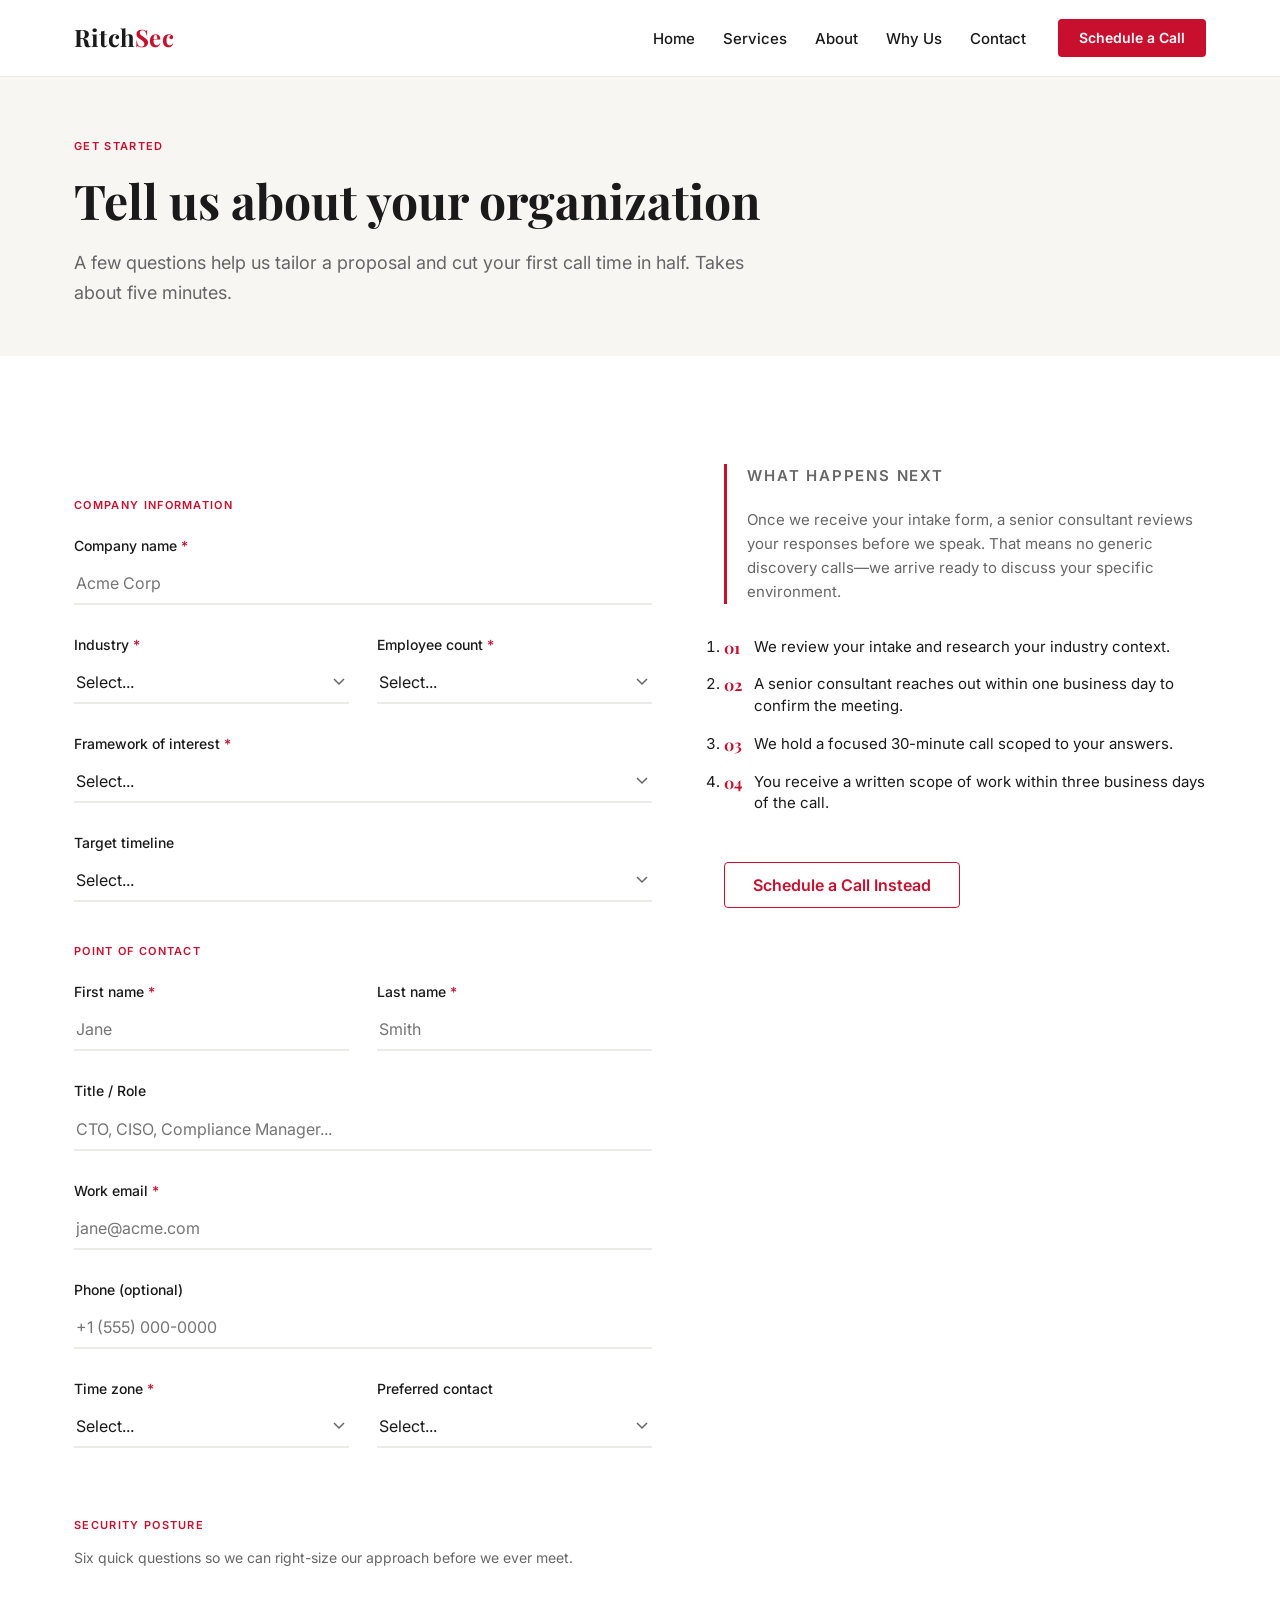
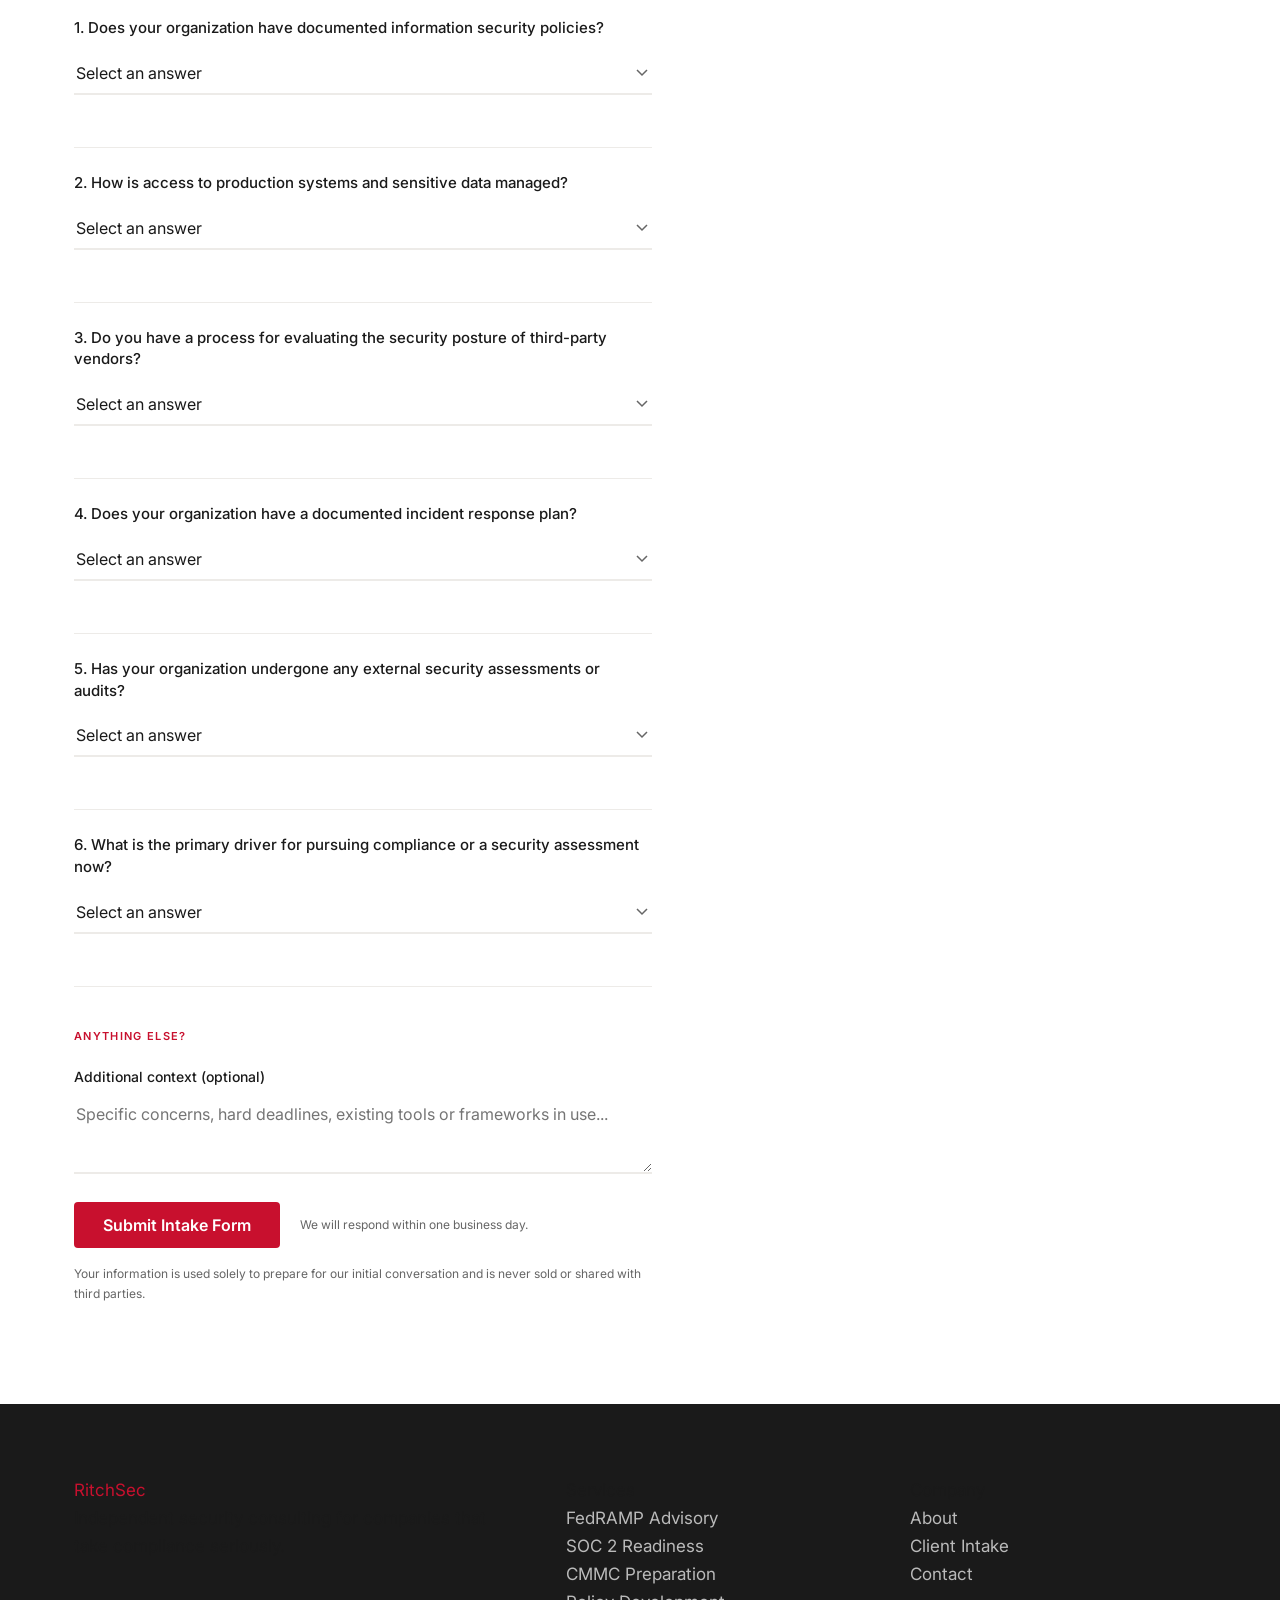
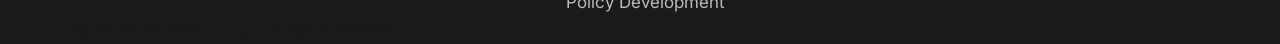
<file: intake.html>
<!DOCTYPE html><html lang="en"><head><meta charset="UTF-8"><meta name="viewport" content="width=device-width,initial-scale=1.0"><title>Client Intake - RitchSec</title><link rel="preconnect" href="https://fonts.googleapis.com"><link rel="preconnect" href="https://fonts.gstatic.com" crossorigin><link href="https://fonts.googleapis.com/css2?family=Inter:wght@400;500;600;800&family=Playfair+Display:ital,wght@0,700;1,700&display=swap" rel="stylesheet"><link rel="stylesheet" href="css/styles.css"><style>.intake-grid{display:grid;grid-template-columns:1.2fr 1fr;gap:72px}.intake-section-label{display:block;font-size:11px;font-weight:600;letter-spacing:.12em;text-transform:uppercase;color:var(--red);margin:40px 0 20px}.intake-section-label:first-child{margin-top:0}.intake-form label{display:block;font-size:14px;font-weight:500;color:var(--charcoal);margin-bottom:6px}.intake-form input,.intake-form select,.intake-form textarea{display:block;width:100%;font-family:var(--font-body);font-size:16px;color:var(--charcoal);background:transparent;border:none;border-bottom:2px solid var(--gray-light);padding:10px 2px;margin-bottom:28px;transition:border-color .2s ease;appearance:none;-webkit-appearance:none}.intake-form input[type=radio]{appearance:auto;-webkit-appearance:radio}.intake-form select{background-image:url("data:image/svg+xml,%3Csvg xmlns=%27http://www.w3.org/2000/svg%27 width=%2712%27 height=%278%27 viewBox=%270 0 12 8%27%3E%3Cpath d=%27M1 1l5 5 5-5%27 stroke=%27%23666%27 stroke-width=%271.5%27 fill=%27none%27/%3E%3C/svg%3E");background-repeat:no-repeat;background-position:right 4px center;padding-right:28px;cursor:pointer}.intake-form input:focus,.intake-form select:focus,.intake-form textarea:focus{outline:none;border-bottom-color:var(--red)}.intake-form textarea{resize:vertical;min-height:80px}.intake-row{display:grid;grid-template-columns:1fr 1fr;gap:28px}.intake-row>div{display:flex;flex-direction:column}.posture-question{padding:24px 0;border-bottom:1px solid var(--gray-light)}.posture-question:first-of-type{padding-top:0}.posture-question:last-of-type{border-bottom:none}.posture-question__prompt{font-size:15px;font-weight:500;color:var(--charcoal);margin-bottom:14px;line-height:1.45}.posture-options{display:flex;flex-direction:column;gap:10px}.posture-option{display:flex;flex-direction:row;align-items:flex-start;gap:10px;cursor:pointer}.posture-option input[type=radio]{width:16px;height:16px;margin-top:3px;flex-shrink:0;accent-color:var(--red);appearance:auto;-webkit-appearance:radio;border:none;padding:0;background:none}.posture-option__label{font-size:15px;color:var(--charcoal);line-height:1.4;display:flex;flex-direction:column}.posture-option__label span{display:block;font-size:13px;color:var(--muted);margin-top:2px}.intake-sidebar{padding-top:8px}.intake-sidebar h3{font-family:var(--font-body);font-size:17px;font-weight:600;color:var(--charcoal);margin-bottom:12px}.intake-sidebar p{font-size:15px;color:var(--muted);margin-bottom:20px;line-height:1.6}.intake-sidebar .red-rule{margin-bottom:32px}.what-happens-next li{position:relative;padding-left:30px;margin-bottom:16px;font-size:15px;color:var(--charcoal);line-height:1.45}.what-happens-next li::before{content:attr(data-n);position:absolute;left:0;font-family:var(--font-display);font-size:16px;font-weight:700;color:var(--red)}.form-submit-row{display:flex;align-items:center;gap:20px;margin-top:8px}.form-note{font-size:12px;color:var(--muted)}.intake-privacy{font-size:12px;color:var(--muted);margin-top:16px;text-align:left}@media(max-width:860px){.intake-grid{grid-template-columns:1fr;gap:56px}.intake-row{grid-template-columns:1fr;gap:0}.site-nav__list{display:none}}.page-hero{padding:60px 0 48px}.page-hero--off{padding:60px 0 48px}.site-footer .footer-links a{color:rgba(255,255,255,0.7)!important}.site-footer .footer-links a:hover{color:#fff!important}.footer-grid{display:grid!important;grid-template-columns:1.5fr 1fr 1fr!important;gap:48px!important}</style></head><body><header class="site-header" id="site-header"><div class="container site-header__inner"><a href="index.html" class="wordmark">Ritch<span>Sec</span></a><nav class="site-nav" aria-label="Main"><ul class="site-nav__list"><li><a href="index.html" class="site-nav__link">Home</a></li><li><a href="services.html" class="site-nav__link">Services</a></li><li><a href="about.html" class="site-nav__link">About</a></li><li><a href="why-us.html" class="site-nav__link">Why Us</a></li><li><a href="contact.html" class="site-nav__link">Contact</a></li></ul><a href="https://calendly.com/ritchsec/30min" class="btn btn--primary" target="_blank" rel="noopener">Schedule a Call</a><button class="nav-toggle" id="nav-toggle" aria-expanded="false" aria-label="Toggle navigation"><span class="nav-toggle__bar"></span><span class="nav-toggle__bar"></span><span class="nav-toggle__bar"></span></button></nav></div></header><section class="page-hero page-hero--off"><div class="container"><span class="eyebrow">Get Started</span><h1>Tell us about your organization</h1><p class="page-hero__sub">A few questions help us tailor a proposal and cut your first call time in half. Takes about five minutes.</p></div></section><section class="section section--white"><div class="container"><div class="intake-grid"><div><form class="intake-form" name="intake" method="POST" action="thank-you.html" data-netlify="true" netlify-honeypot="bot-field"><input type="hidden" name="form-name" value="intake"><p style="display:none"><label>Do not fill: <input name="bot-field"></label></p><span class="intake-section-label">Company Information</span><label for="company">Company name <span style="color:var(--red)">*</span></label><input type="text" id="company" name="company" required placeholder="Acme Corp"><div class="intake-row"><div><label for="industry">Industry <span style="color:var(--red)">*</span></label><select id="industry" name="industry" required><option value="" disabled selected>Select...</option><option>SaaS / Software</option><option>FinTech / Financial Services</option><option>HealthTech / Healthcare</option><option>Government / Public Sector</option><option>Defense / GovCon</option><option>Professional Services</option><option>E-commerce / Retail</option><option>Manufacturing</option><option>Other</option></select></div><div><label for="employees">Employee count <span style="color:var(--red)">*</span></label><select id="employees" name="employees" required><option value="" disabled selected>Select...</option><option>1-10</option><option>11-50</option><option>51-200</option><option>201-500</option><option>500+</option></select></div></div><label for="framework">Framework of interest <span style="color:var(--red)">*</span></label><select id="framework" name="framework" required><option value="" disabled selected>Select...</option><option>SOC 2 Type I</option><option>SOC 2 Type II</option><option>NIST CSF</option><option>FedRAMP 20x Class B</option><option>FedRAMP 20x Class C</option><option>General Security Risk Assessment</option><option>Not sure - need guidance</option></select><label for="timeline">Target timeline</label><select id="timeline" name="timeline"><option value="" disabled selected>Select...</option><option>ASAP (within 30 days)</option><option>1-3 months</option><option>3-6 months</option><option>6-12 months</option><option>Exploring, no hard deadline</option></select><span class="intake-section-label">Point of Contact</span><div class="intake-row"><div><label for="first-name">First name <span style="color:var(--red)">*</span></label><input type="text" id="first-name" name="first_name" required placeholder="Jane"></div><div><label for="last-name">Last name <span style="color:var(--red)">*</span></label><input type="text" id="last-name" name="last_name" required placeholder="Smith"></div></div><label for="poc-title">Title / Role</label><input type="text" id="poc-title" name="title" placeholder="CTO, CISO, Compliance Manager..."><label for="email">Work email <span style="color:var(--red)">*</span></label><input type="email" id="email" name="email" required placeholder="jane@acme.com"><label for="phone">Phone (optional)</label><input type="tel" id="phone" name="phone" placeholder="+1 (555) 000-0000"><div class="intake-row"><div><label for="timezone">Time zone <span style="color:var(--red)">*</span></label><select id="timezone" name="timezone" required><option value="" disabled selected>Select...</option><option>Eastern (ET)</option><option>Central (CT)</option><option>Mountain (MT)</option><option>Pacific (PT)</option><option>Alaska (AKT)</option><option>Hawaii (HT)</option><option>UTC / GMT</option><option>Other</option></select></div><div><label for="preferred-contact">Preferred contact</label><select id="preferred-contact" name="preferred_contact"><option value="" disabled selected>Select...</option><option>Email</option><option>Phone / Video call</option><option>Either</option></select></div></div><span class="intake-section-label">Security Posture</span><p style="font-size:14px;color:var(--muted);margin-bottom:24px;margin-top:-8px;">Six quick questions so we can right-size our approach before we ever meet.</p><div class="posture-question"><p class="posture-question__prompt">1. Does your organization have documented information security policies?</p><select name="q1_policies" required><option value="">Select an answer</option><option value="A">Yes - comprehensive and reviewed annually</option><option value="B">Partial - some policies exist but coverage is inconsistent</option><option value="C">No formal policies yet</option></select></div><div class="posture-question"><p class="posture-question__prompt">2. How is access to production systems and sensitive data managed?</p><select name="q2_access" required><option value="">Select an answer</option><option value="A">Role-based access with MFA enforced across all critical systems</option><option value="B">MFA or RBAC in place but not uniformly enforced</option><option value="C">Shared credentials or minimal access controls</option></select></div><div class="posture-question"><p class="posture-question__prompt">3. Do you have a process for evaluating the security posture of third-party vendors?</p><select name="q3_vendors" required><option value="">Select an answer</option><option value="A">Yes - formal vendor risk program with questionnaires or SOC 2 review</option><option value="B">Informal - we ask for compliance docs but no structured process</option><option value="C">No vendor security review process in place</option></select></div><div class="posture-question"><p class="posture-question__prompt">4. Does your organization have a documented incident response plan?</p><select name="q4_ir" required><option value="">Select an answer</option><option value="A">Yes - documented, tested, and updated in the last 12 months</option><option value="B">Documented but not recently tested or rehearsed</option><option value="C">No formal plan - we would handle it ad hoc</option></select></div><div class="posture-question"><p class="posture-question__prompt">5. Has your organization undergone any external security assessments or audits?</p><select name="q5_audits" required><option value="">Select an answer</option><option value="A">Yes - SOC 2, ISO 27001, pen test, or similar in the last two years</option><option value="B">Limited - customer questionnaires or self-assessments only</option><option value="C">No external assessment of any kind</option></select></div><div class="posture-question"><p class="posture-question__prompt">6. What is the primary driver for pursuing compliance or a security assessment now?</p><select name="q6_driver" required><option value="">Select an answer</option><option value="customer">Customer or enterprise deal requirement</option><option value="regulatory">Regulatory or contractual obligation (FedRAMP, HIPAA, etc.)</option><option value="proactive">Proactive risk reduction and security maturity</option><option value="incident">Recent incident or near-miss</option></select></div><span class="intake-section-label">Anything Else?</span><label for="notes">Additional context (optional)</label><textarea id="notes" name="notes" placeholder="Specific concerns, hard deadlines, existing tools or frameworks in use..."></textarea><div class="form-submit-row"><button type="submit" class="btn btn--primary">Submit Intake Form</button><span class="form-note">We will respond within one business day.</span></div><p class="contact-form__note intake-privacy">Your information is used solely to prepare for our initial conversation and is never sold or shared with third parties.</p></form></div><div class="intake-sidebar"><div class="red-rule"><p class="eyebrow">What happens next</p><p>Once we receive your intake form, a senior consultant reviews your responses before we speak. That means no generic discovery calls&mdash;we arrive ready to discuss your specific environment.</p></div><ol class="what-happens-next"><li data-n="01">We review your intake and research your industry context.</li><li data-n="02">A senior consultant reaches out within one business day to confirm the meeting.</li><li data-n="03">We hold a focused 30-minute call scoped to your answers.</li><li data-n="04">You receive a written scope of work within three business days of the call.</li></ol><a href="https://calendly.com/ritchsec/30min" target="_blank" rel="noopener" class="btn btn--secondary" style="display:inline-block;margin-top:32px;">Schedule a Call Instead</a></div></div></div></section><footer class="site-footer"><div class="container"><div class="footer-grid"><div class="footer-brand"><a href="/" class="footer-logo">RitchSec</a><p>Independent security consulting for companies that take compliance seriously.</p></div><div class="footer-links"><p class="footer-heading">Services</p><ul><li><a href="/services.html">FedRAMP Advisory</a></li><li><a href="/services.html">SOC 2 Readiness</a></li><li><a href="/services.html">CMMC Preparation</a></li><li><a href="/services.html">Policy Development</a></li></ul></div><div class="footer-links"><p class="footer-heading">Company</p><ul><li><a href="/about.html">About</a></li><li><a href="/intake.html">Client Intake</a></li><li><a href="/contact.html">Contact</a></li></ul></div></div><div class="footer-bottom"><p>&copy; 2025 RitchSec LLC. All rights reserved.</p></div></div></footer><script src="js/main.js"></script></body></html>
</file>
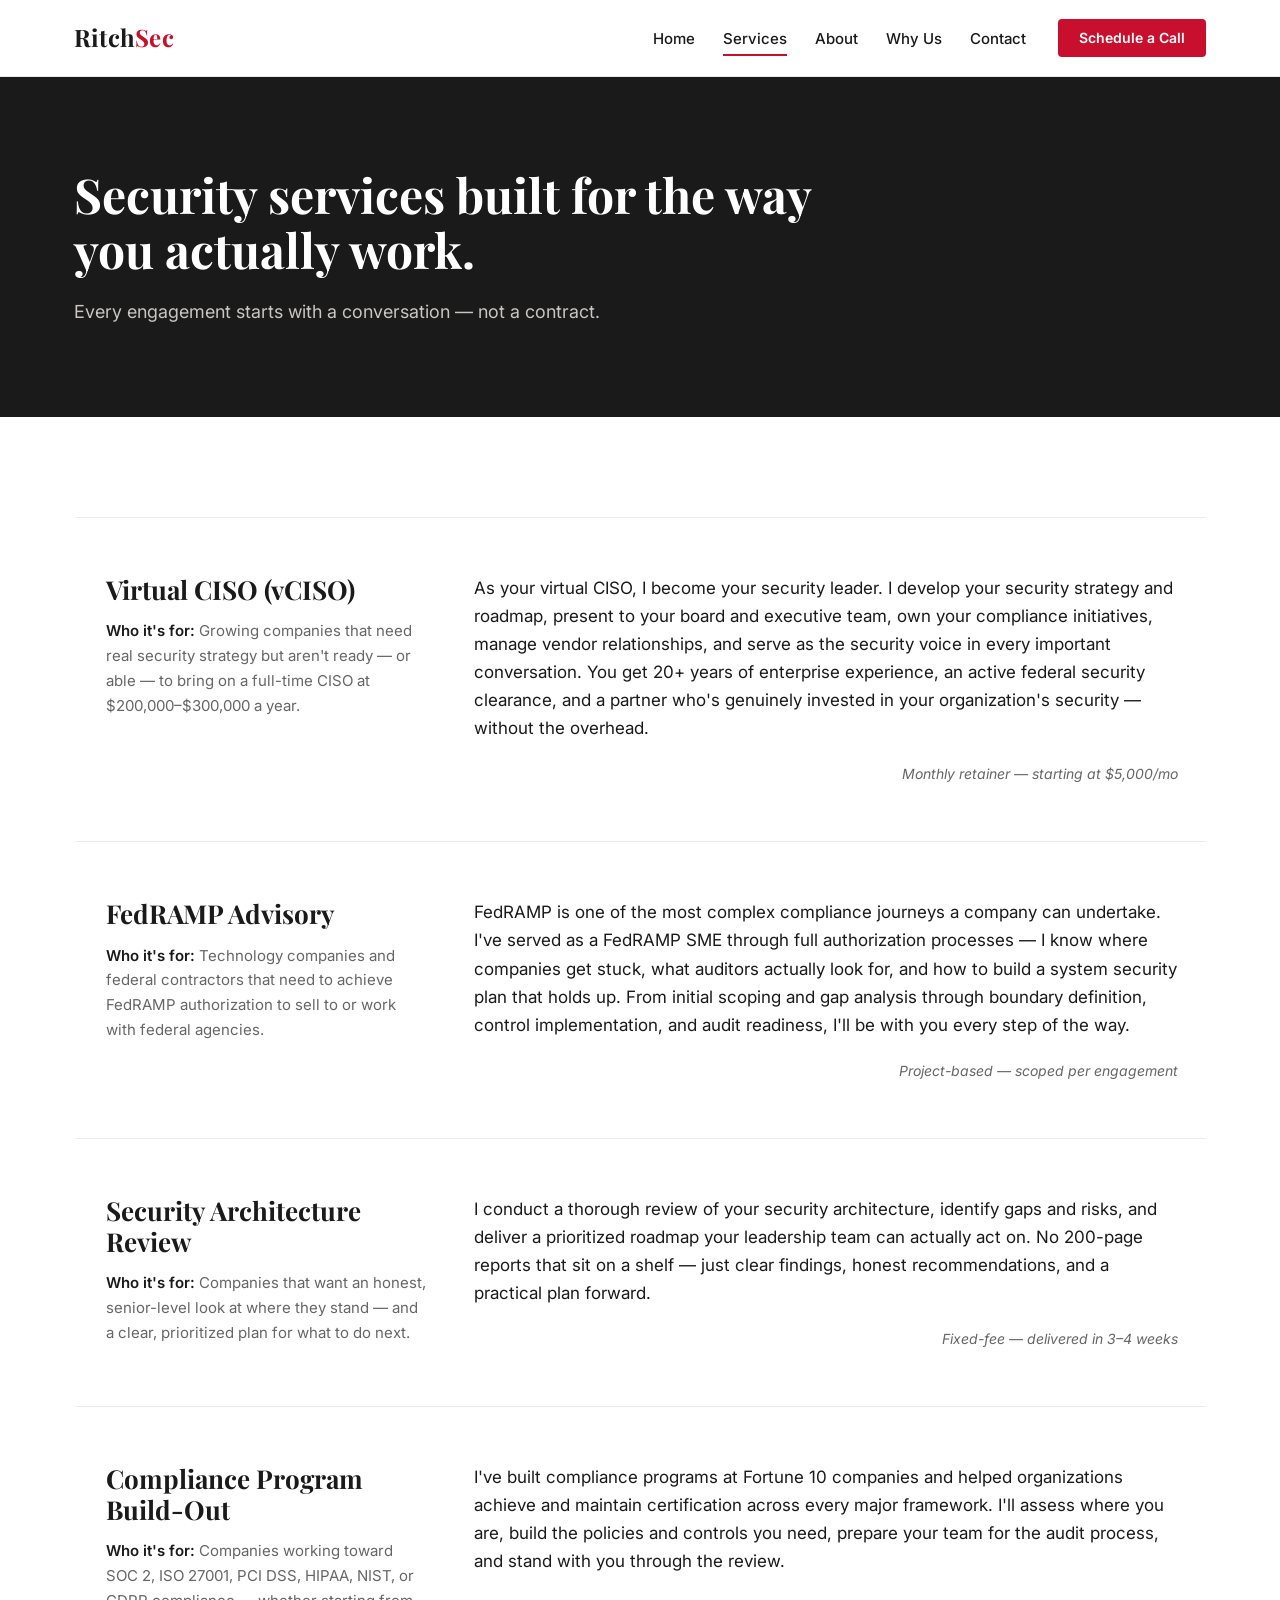
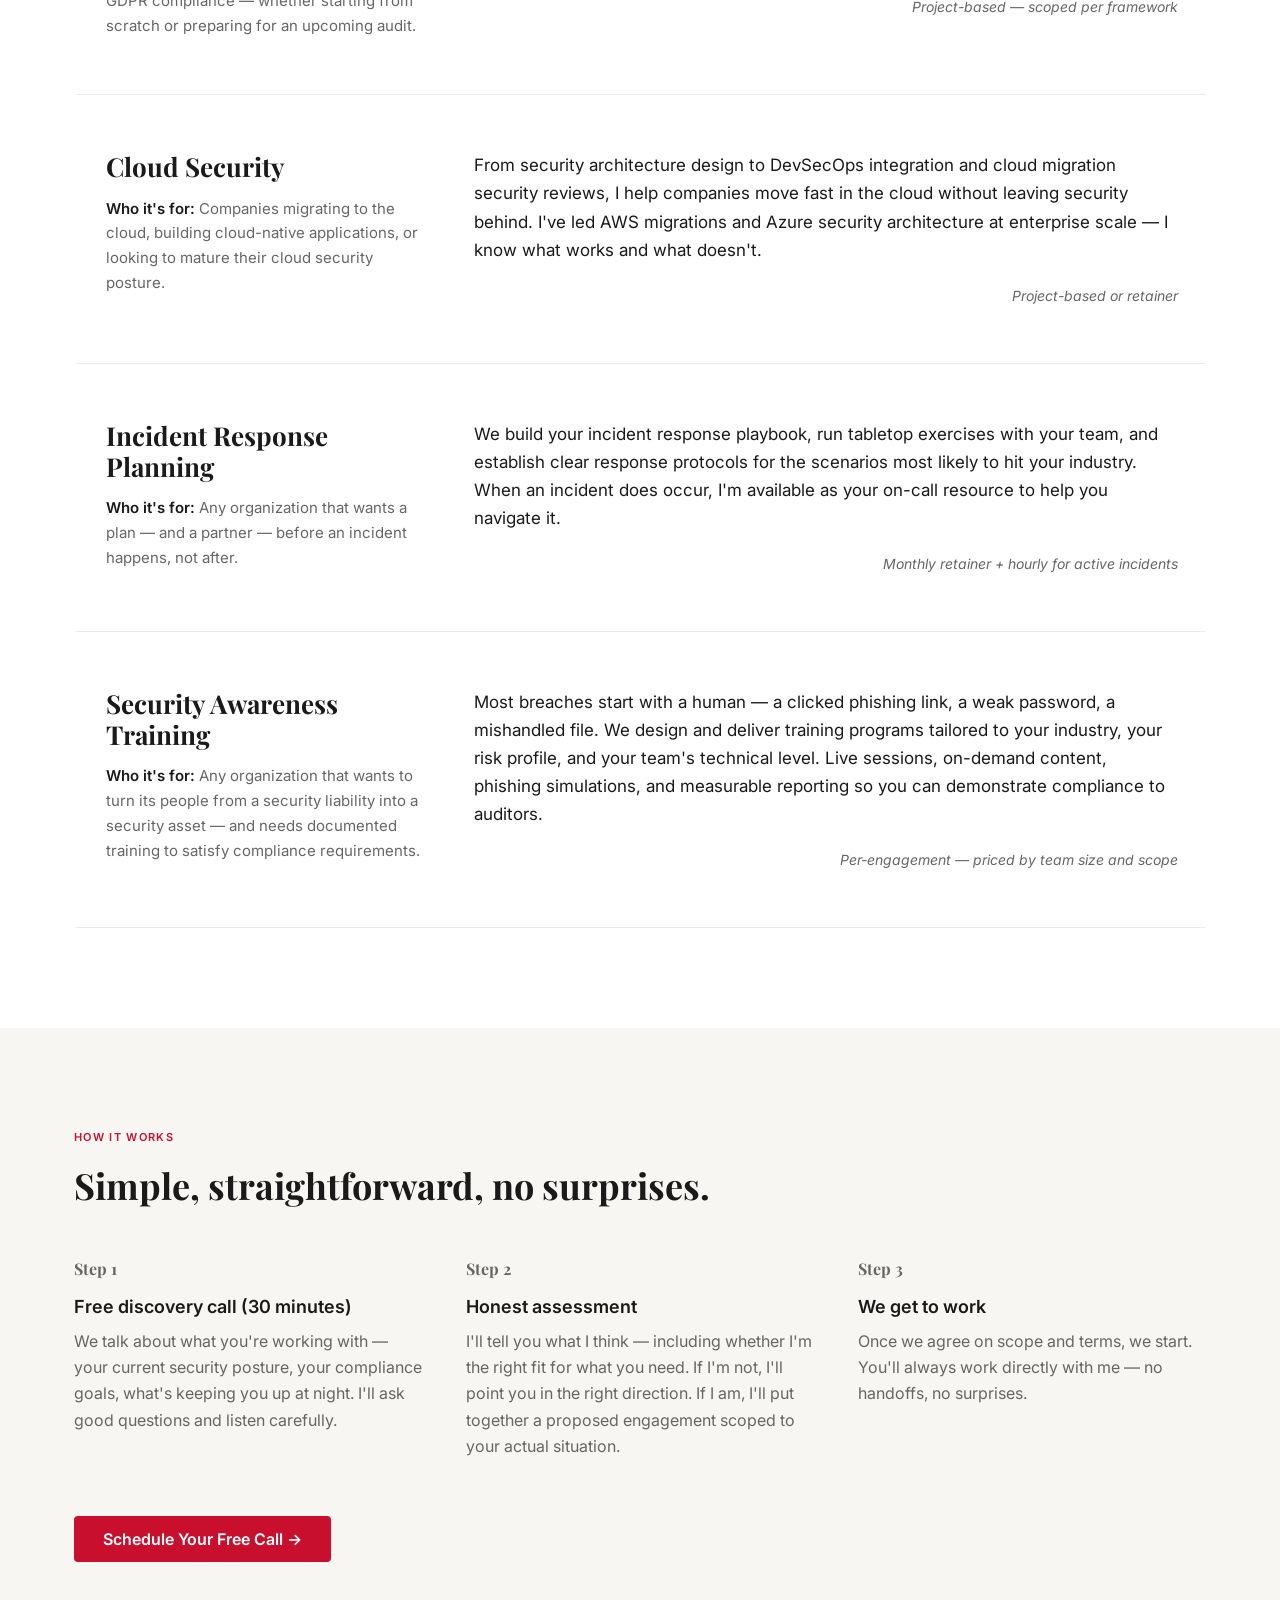
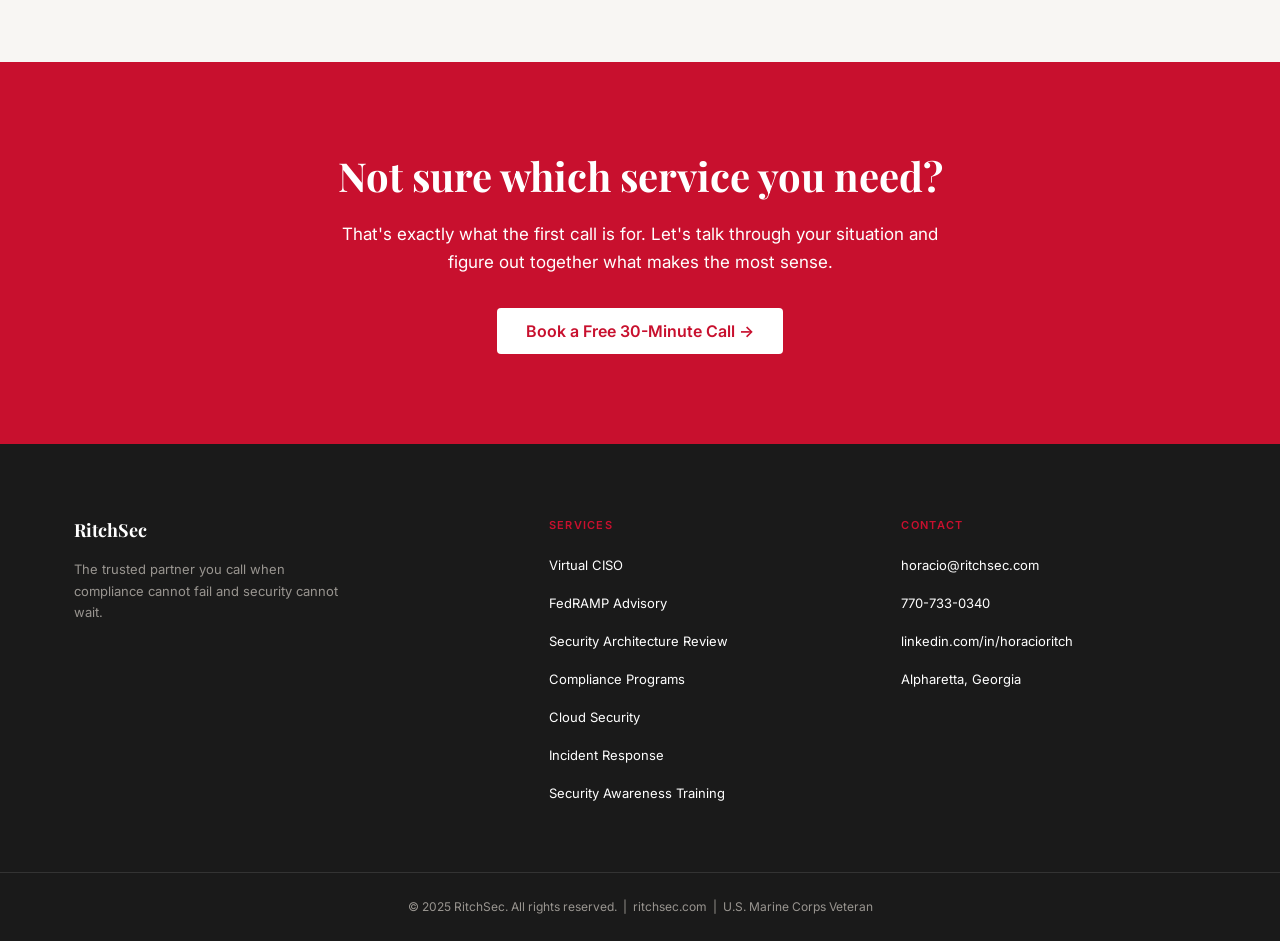
<file: services.html>
<!DOCTYPE html>
<html lang="en">
<head>
  <!-- TODO: Replace RitchSec with final business name throughout -->
  <meta charset="UTF-8">
  <meta name="viewport" content="width=device-width, initial-scale=1.0">
  <title>Services — RitchSec | vCISO, FedRAMP Advisory &amp; Compliance</title>
  <meta name="description" content="Virtual CISO, FedRAMP advisory, compliance program build-out, cloud security, incident response planning, and security awareness training — senior-level security services from RitchSec.">
  <link rel="preconnect" href="https://fonts.googleapis.com">
  <link rel="preconnect" href="https://fonts.gstatic.com" crossorigin>
  <link href="https://fonts.googleapis.com/css2?family=Inter:wght@400;500;600&family=Playfair+Display:ital,wght@0,700;1,700&display=swap" rel="stylesheet">
  <link rel="stylesheet" href="css/styles.css">
</head>
<body>

  <header class="site-header">
    <div class="container site-header__inner">
      <a href="index.html" class="wordmark">Ritch<span>Sec</span></a>
      <button class="nav-toggle" aria-expanded="false" aria-controls="site-nav" aria-label="Toggle navigation menu">
        <span class="nav-toggle__bar"></span>
        <span class="nav-toggle__bar"></span>
        <span class="nav-toggle__bar"></span>
      </button>
      <nav class="site-nav" id="site-nav" aria-label="Main navigation">
        <ul class="site-nav__list">
          <li><a href="index.html" class="site-nav__link">Home</a></li>
          <li><a href="services.html" class="site-nav__link" aria-current="page">Services</a></li>
          <li><a href="about.html" class="site-nav__link">About</a></li>
          <li><a href="why-us.html" class="site-nav__link">Why Us</a></li>
          <li><a href="contact.html" class="site-nav__link">Contact</a></li>
        </ul>
        <a href="https://calendly.com/ritchsec/30min" class="btn btn--primary" target="_blank" rel="noopener noreferrer">Schedule a Call</a>
      </nav>
    </div>
  </header>

  <main>

    <!-- HERO -->
    <section class="page-hero page-hero--dark">
      <div class="container">
        <h1>Security services built for the way you actually work.</h1>
        <p class="page-hero__sub">Every engagement starts with a conversation — not a contract.</p>
      </div>
    </section>

    <!-- SERVICES LIST -->
    <section class="section section--white">
      <div class="container">

        <article class="service-row fade-in">
          <div>
            <h3>Virtual CISO (vCISO)</h3>
            <p class="service-row__who"><strong>Who it's for:</strong> Growing companies that need real security strategy but aren't ready — or able — to bring on a full-time CISO at $200,000&ndash;$300,000 a year.</p>
          </div>
          <div class="service-row__body">
            <p>As your virtual CISO, I become your security leader. I develop your security strategy and roadmap, present to your board and executive team, own your compliance initiatives, manage vendor relationships, and serve as the security voice in every important conversation. You get 20+ years of enterprise experience, an active federal security clearance, and a partner who's genuinely invested in your organization's security — without the overhead.</p>
            <span class="service-row__tag">Monthly retainer — starting at $5,000/mo</span>
          </div>
        </article>

        <article class="service-row fade-in">
          <div>
            <h3>FedRAMP Advisory</h3>
            <p class="service-row__who"><strong>Who it's for:</strong> Technology companies and federal contractors that need to achieve FedRAMP authorization to sell to or work with federal agencies.</p>
          </div>
          <div class="service-row__body">
            <p>FedRAMP is one of the most complex compliance journeys a company can undertake. I've served as a FedRAMP SME through full authorization processes — I know where companies get stuck, what auditors actually look for, and how to build a system security plan that holds up. From initial scoping and gap analysis through boundary definition, control implementation, and audit readiness, I'll be with you every step of the way.</p>
            <span class="service-row__tag">Project-based — scoped per engagement</span>
          </div>
        </article>

        <article class="service-row fade-in">
          <div>
            <h3>Security Architecture Review</h3>
            <p class="service-row__who"><strong>Who it's for:</strong> Companies that want an honest, senior-level look at where they stand — and a clear, prioritized plan for what to do next.</p>
          </div>
          <div class="service-row__body">
            <p>I conduct a thorough review of your security architecture, identify gaps and risks, and deliver a prioritized roadmap your leadership team can actually act on. No 200-page reports that sit on a shelf — just clear findings, honest recommendations, and a practical plan forward.</p>
            <span class="service-row__tag">Fixed-fee — delivered in 3&ndash;4 weeks</span>
          </div>
        </article>

        <article class="service-row fade-in">
          <div>
            <h3>Compliance Program Build-Out</h3>
            <p class="service-row__who"><strong>Who it's for:</strong> Companies working toward SOC 2, ISO 27001, PCI DSS, HIPAA, NIST, or GDPR compliance — whether starting from scratch or preparing for an upcoming audit.</p>
          </div>
          <div class="service-row__body">
            <p>I've built compliance programs at Fortune 10 companies and helped organizations achieve and maintain certification across every major framework. I'll assess where you are, build the policies and controls you need, prepare your team for the audit process, and stand with you through the review.</p>
            <span class="service-row__tag">Project-based — scoped per framework</span>
          </div>
        </article>

        <article class="service-row fade-in">
          <div>
            <h3>Cloud Security</h3>
            <p class="service-row__who"><strong>Who it's for:</strong> Companies migrating to the cloud, building cloud-native applications, or looking to mature their cloud security posture.</p>
          </div>
          <div class="service-row__body">
            <p>From security architecture design to DevSecOps integration and cloud migration security reviews, I help companies move fast in the cloud without leaving security behind. I've led AWS migrations and Azure security architecture at enterprise scale — I know what works and what doesn't.</p>
            <span class="service-row__tag">Project-based or retainer</span>
          </div>
        </article>

        <article class="service-row fade-in">
          <div>
            <h3>Incident Response Planning</h3>
            <p class="service-row__who"><strong>Who it's for:</strong> Any organization that wants a plan — and a partner — before an incident happens, not after.</p>
          </div>
          <div class="service-row__body">
            <p>We build your incident response playbook, run tabletop exercises with your team, and establish clear response protocols for the scenarios most likely to hit your industry. When an incident does occur, I'm available as your on-call resource to help you navigate it.</p>
            <span class="service-row__tag">Monthly retainer + hourly for active incidents</span>
          </div>
        </article>

        <article class="service-row fade-in">
          <div>
            <h3>Security Awareness Training</h3>
            <p class="service-row__who"><strong>Who it's for:</strong> Any organization that wants to turn its people from a security liability into a security asset — and needs documented training to satisfy compliance requirements.</p>
          </div>
          <div class="service-row__body">
            <p>Most breaches start with a human — a clicked phishing link, a weak password, a mishandled file. We design and deliver training programs tailored to your industry, your risk profile, and your team's technical level. Live sessions, on-demand content, phishing simulations, and measurable reporting so you can demonstrate compliance to auditors.</p>
            <span class="service-row__tag">Per-engagement — priced by team size and scope</span>
          </div>
        </article>

      </div>
    </section>

    <!-- HOW IT WORKS -->
    <section class="section section--off">
      <div class="container">
        <div class="fade-in">
          <span class="eyebrow">How it works</span>
          <h2 style="font-size: 36px;">Simple, straightforward, no surprises.</h2>
        </div>
        <div class="steps">
          <div class="step fade-in">
            <p class="step__number">Step 1</p>
            <h3>Free discovery call (30 minutes)</h3>
            <p>We talk about what you're working with — your current security posture, your compliance goals, what's keeping you up at night. I'll ask good questions and listen carefully.</p>
          </div>
          <div class="step fade-in">
            <p class="step__number">Step 2</p>
            <h3>Honest assessment</h3>
            <p>I'll tell you what I think — including whether I'm the right fit for what you need. If I'm not, I'll point you in the right direction. If I am, I'll put together a proposed engagement scoped to your actual situation.</p>
          </div>
          <div class="step fade-in">
            <p class="step__number">Step 3</p>
            <h3>We get to work</h3>
            <p>Once we agree on scope and terms, we start. You'll always work directly with me — no handoffs, no surprises.</p>
          </div>
        </div>
        <a href="https://calendly.com/ritchsec/30min" class="btn btn--primary" target="_blank" rel="noopener noreferrer">Schedule Your Free Call &rarr;</a>
      </div>
    </section>

    <!-- BOTTOM CTA -->
    <section class="cta-band">
      <div class="container fade-in">
        <h2>Not sure which service you need?</h2>
        <p>That's exactly what the first call is for. Let's talk through your situation and figure out together what makes the most sense.</p>
        <a href="https://calendly.com/ritchsec/30min" class="btn btn--reversed" target="_blank" rel="noopener noreferrer">Book a Free 30-Minute Call &rarr;</a>
      </div>
    </section>

  </main>

  <footer class="site-footer">
    <!-- TODO: Replace ritchsec.com with actual domain -->
    <div class="container site-footer__grid">
      <div>
        <p class="site-footer__brand">RitchSec</p>
        <p class="site-footer__tagline">The trusted partner you call when compliance cannot fail and security cannot wait.</p>
      </div>
      <div>
        <span class="eyebrow">Services</span>
        <ul class="site-footer__links">
          <li><a href="services.html">Virtual CISO</a></li>
          <li><a href="services.html">FedRAMP Advisory</a></li>
          <li><a href="services.html">Security Architecture Review</a></li>
          <li><a href="services.html">Compliance Programs</a></li>
          <li><a href="services.html">Cloud Security</a></li>
          <li><a href="services.html">Incident Response</a></li>
          <li><a href="services.html">Security Awareness Training</a></li>
        </ul>
      </div>
      <div>
        <span class="eyebrow">Contact</span>
        <ul class="site-footer__links">
          <li><a href="mailto:horacio@ritchsec.com">horacio@ritchsec.com</a></li>
          <li><a href="tel:+17707330340">770-733-0340</a></li>
          <li><a href="https://linkedin.com/in/horacioritch" rel="noopener">linkedin.com/in/horacioritch</a></li>
          <li><span>Alpharetta, Georgia</span></li>
        </ul>
      </div>
    </div>
    <div class="site-footer__bottom">
      <div class="container">
        <p>&copy; 2025 RitchSec. All rights reserved. &nbsp;|&nbsp; ritchsec.com &nbsp;|&nbsp; U.S. Marine Corps Veteran</p>
      </div>
    </div>
  </footer>

  <script src="js/main.js"></script>
</body>
</html>
</file>
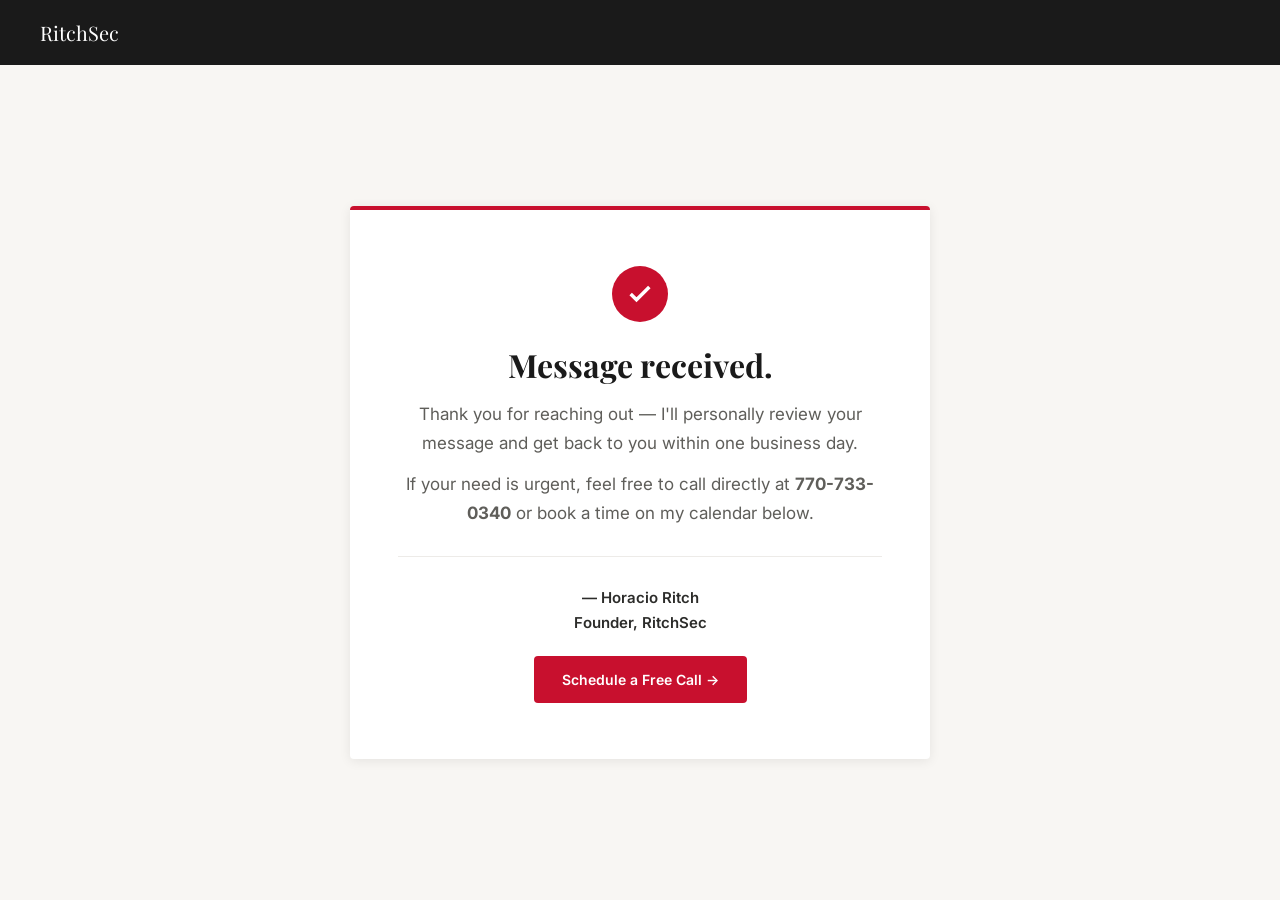
<file: thank-you.html>
<!DOCTYPE html>
<html lang="en">
<head>
  <meta charset="UTF-8">
  <meta name="viewport" content="width=device-width, initial-scale=1.0">
  <title>Thank You — RitchSec</title>
  <link rel="stylesheet" href="css/styles.css">
  <link href="https://fonts.googleapis.com/css2?family=Playfair+Display:wght@700&family=Inter:wght@400;500;600&display=swap" rel="stylesheet">
  <style>
    body {
      margin: 0;
      font-family: 'Inter', sans-serif;
      background: #F8F6F3;
      display: flex;
      flex-direction: column;
      min-height: 100vh;
    }
    .thankyou-section {
      flex: 1;
      display: flex;
      align-items: center;
      justify-content: center;
      padding: 80px 24px;
      text-align: center;
    }
    .thankyou-card {
      background: #FFFFFF;
      border-radius: 4px;
      padding: 56px 48px;
      max-width: 580px;
      width: 100%;
      box-shadow: 0 2px 12px rgba(0,0,0,0.08);
      border-top: 4px solid #C8102E;
    }
    .check-icon {
      width: 56px;
      height: 56px;
      background: #C8102E;
      border-radius: 50%;
      display: flex;
      align-items: center;
      justify-content: center;
      margin: 0 auto 24px;
    }
    .check-icon svg {
      width: 28px;
      height: 28px;
      stroke: #ffffff;
      stroke-width: 3;
      fill: none;
    }
    h1 {
      font-family: 'Playfair Display', serif;
      font-size: 32px;
      color: #1A1A1A;
      margin: 0 0 16px;
    }
    p {
      font-size: 17px;
      color: #5F5E5A;
      line-height: 1.7;
      margin: 0 0 12px;
    }
    .signature {
      font-size: 15px;
      color: #2C2C2A;
      font-weight: 600;
      margin-top: 24px;
    }
    .divider {
      border: none;
      border-top: 1px solid #EDEBE8;
      margin: 28px 0;
    }
    .back-link {
      display: inline-block;
      margin-top: 8px;
      padding: 12px 28px;
      background: #C8102E;
      color: #ffffff;
      text-decoration: none;
      font-weight: 600;
      font-size: 14px;
      border-radius: 4px;
      transition: background 0.2s ease;
    }
    .back-link:hover {
      background: #9E0B22;
    }
    .nav-bar {
      background: #1A1A1A;
      padding: 16px 40px;
      display: flex;
      align-items: center;
    }
    .nav-logo {
      font-family: 'Playfair Display', serif;
      color: #ffffff;
      font-size: 20px;
      text-decoration: none;
    }
  </style>
</head>
<body>

  <!-- Nav -->
  <nav class="nav-bar">
    <a href="index.html" class="nav-logo">RitchSec</a>
  </nav>

  <!-- Thank You Card -->
  <section class="thankyou-section">
    <div class="thankyou-card">

      <!-- Checkmark icon -->
      <div class="check-icon">
        <svg viewBox="0 0 24 24">
          <polyline points="20 6 9 17 4 12"></polyline>
        </svg>
      </div>

      <h1>Message received.</h1>

      <p>Thank you for reaching out — I'll personally review your message and get back to you within one business day.</p>

      <p>If your need is urgent, feel free to call directly at <strong>770-733-0340</strong> or book a time on my calendar below.</p>

      <hr class="divider">

      <p class="signature">— Horacio Ritch<br>Founder, RitchSec</p>

      <a href="https://calendly.com/ritchsec/30min" class="back-link">Schedule a Free Call →</a>

    </div>
  </section>

</body>
</html>
</file>
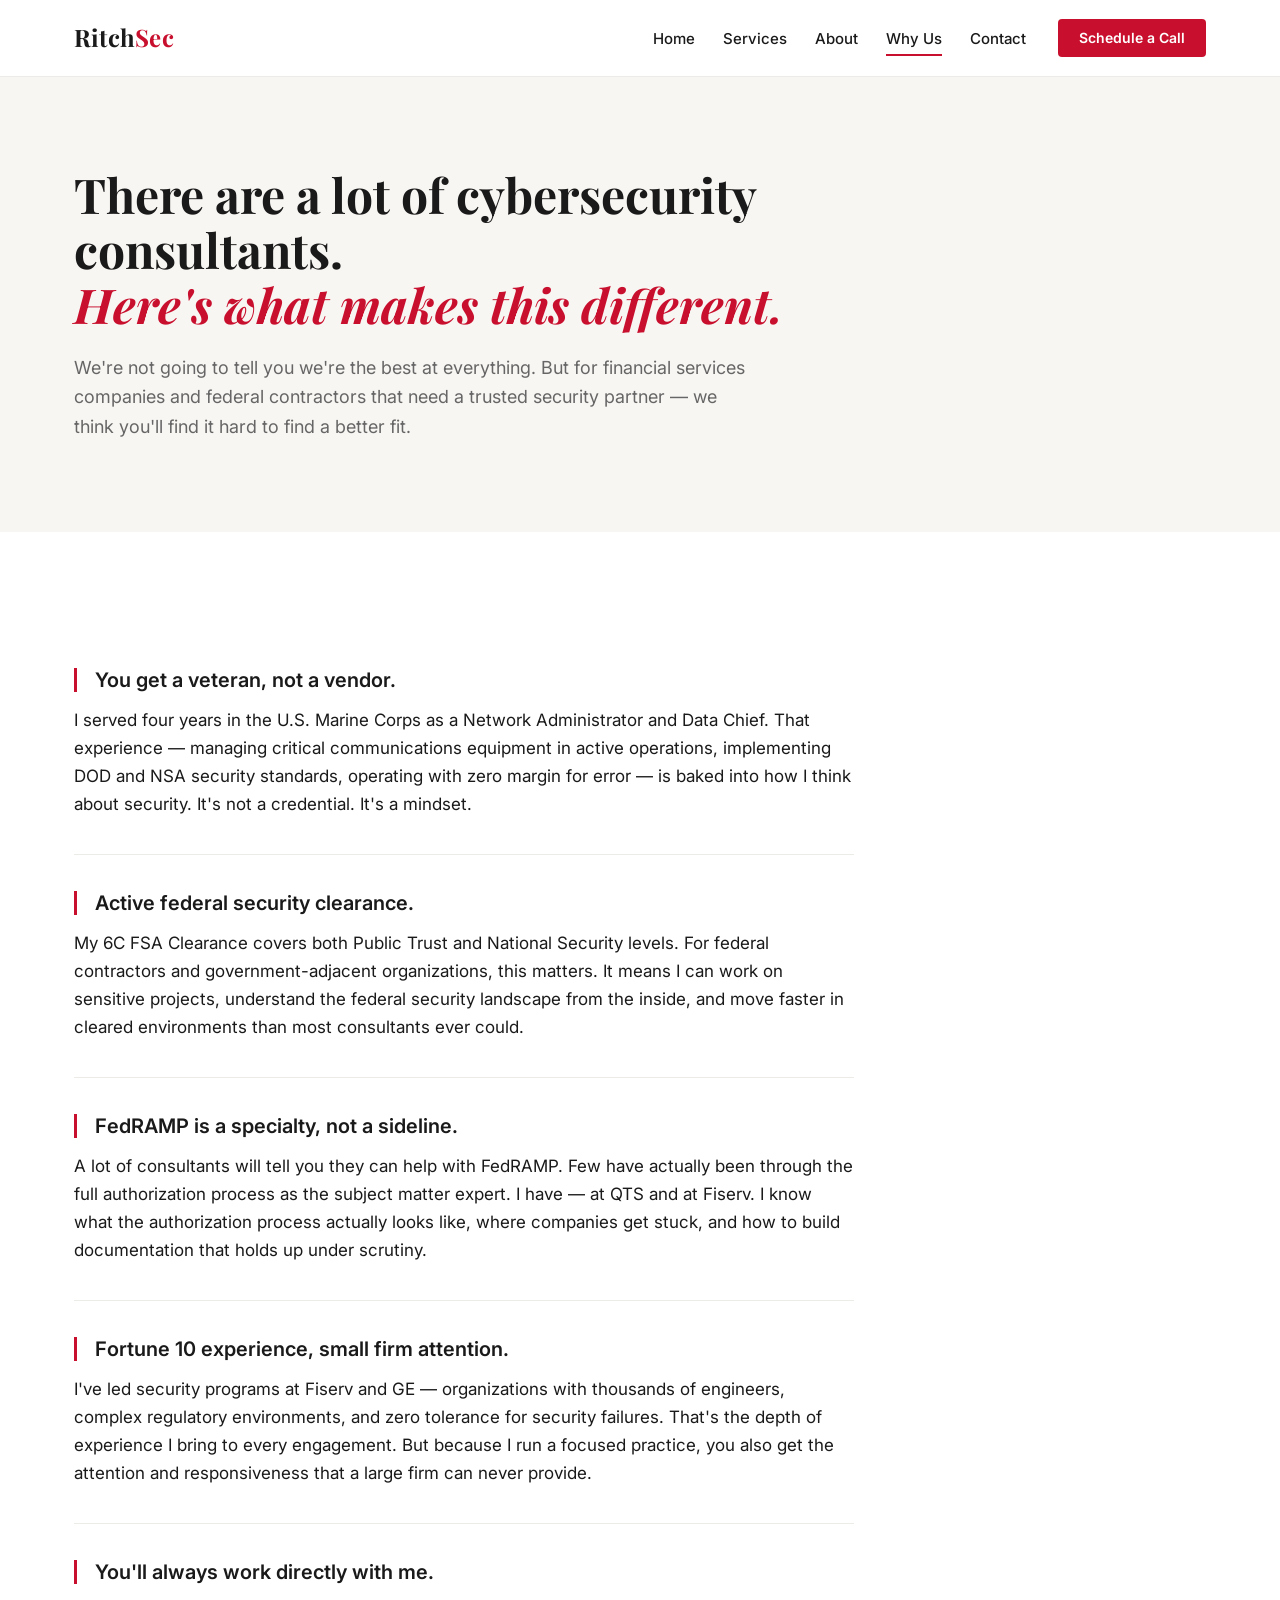
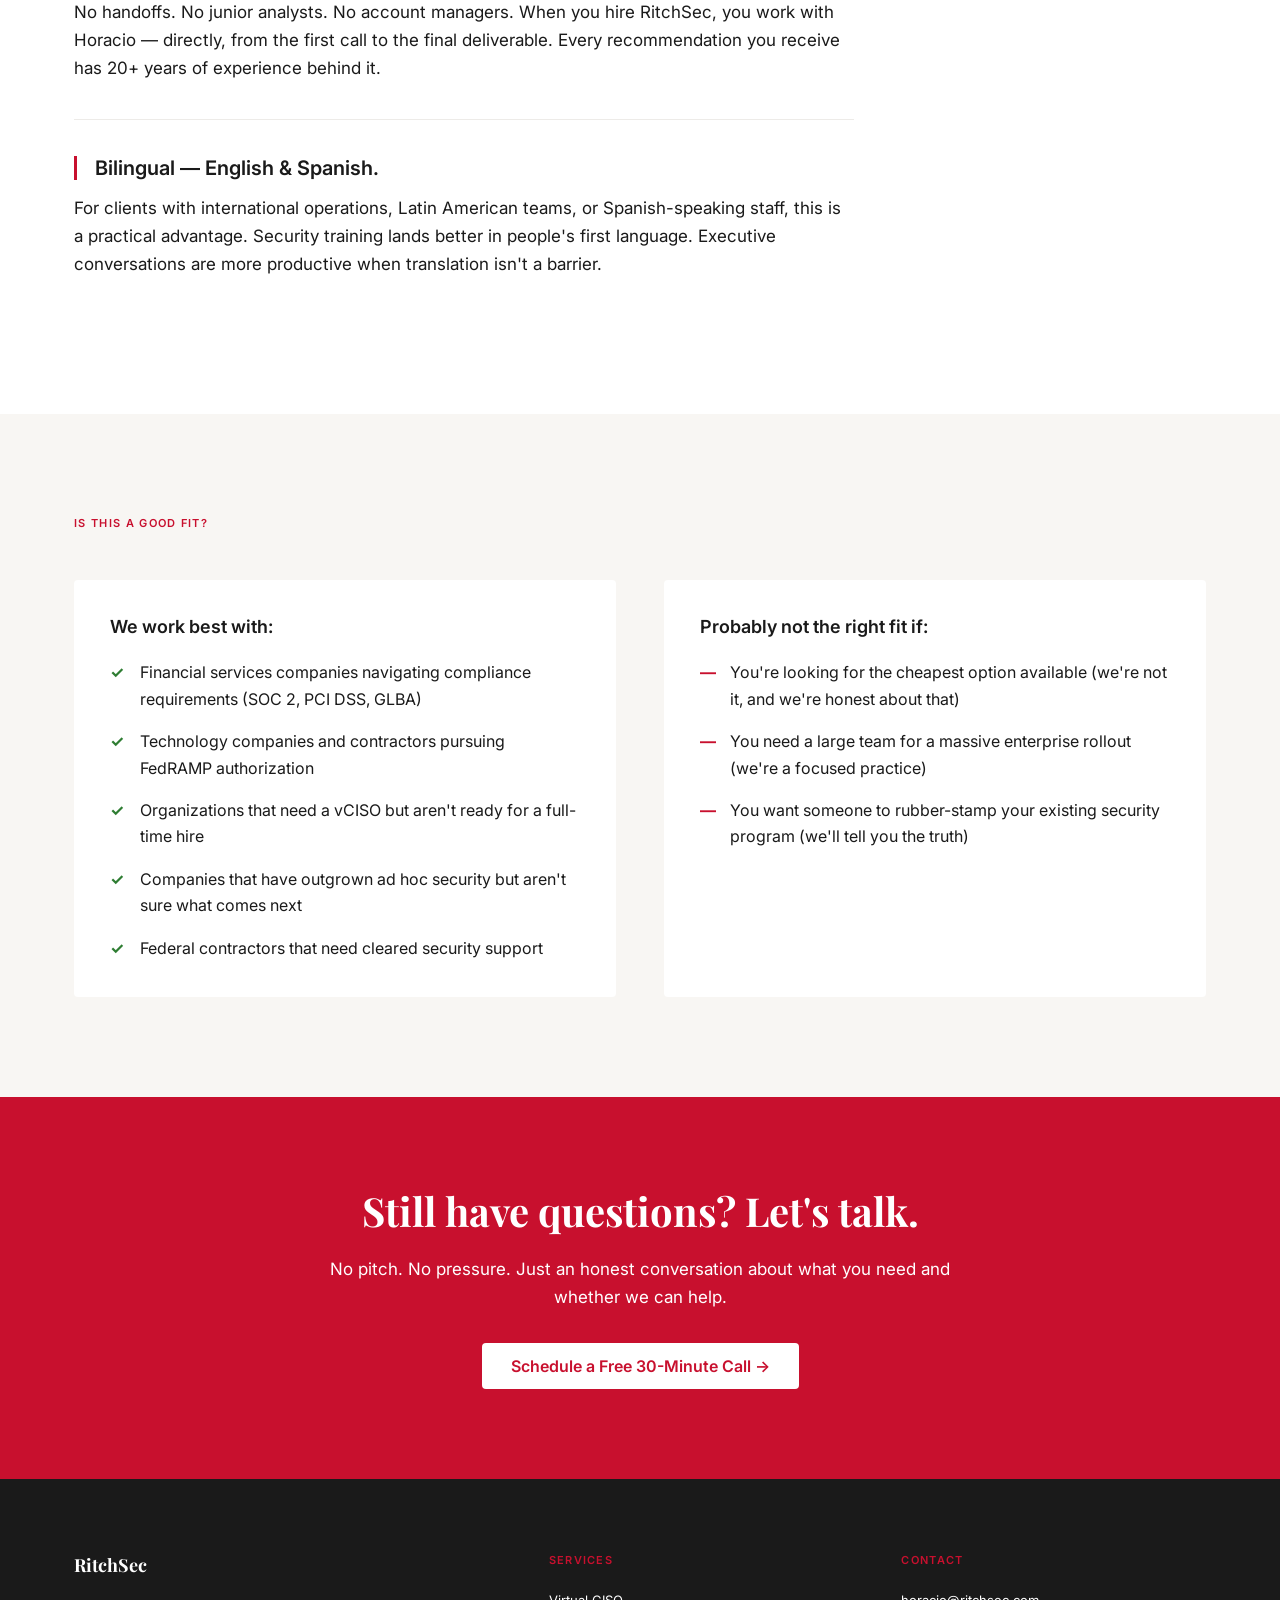
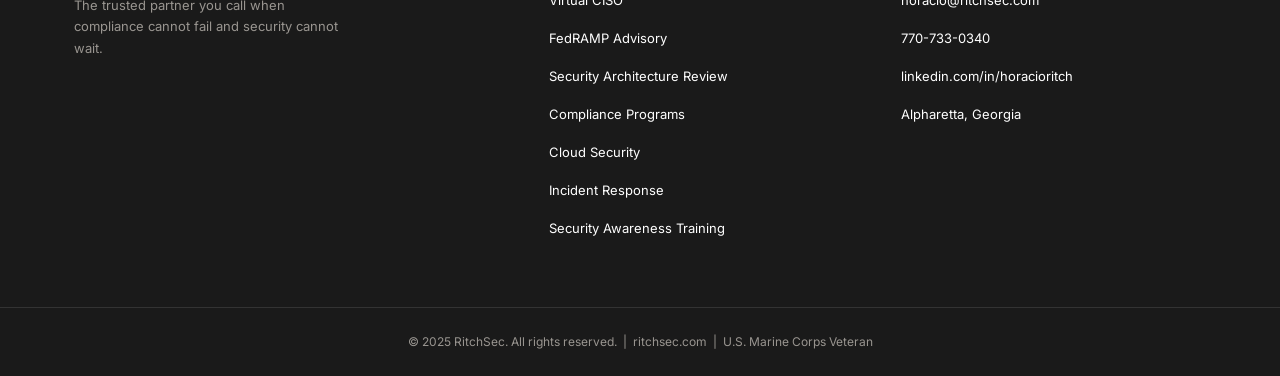
<file: why-us.html>
<!DOCTYPE html>
<html lang="en">
<head>
  <!-- TODO: Replace RitchSec with final business name throughout -->
  <meta charset="UTF-8">
  <meta name="viewport" content="width=device-width, initial-scale=1.0">
  <title>Why Us — RitchSec | What Makes This Different</title>
  <meta name="description" content="A veteran, not a vendor. Active federal clearance, genuine FedRAMP experience, Fortune 10 depth, and direct access to a senior security leader — here's what makes RitchSec different.">
  <link rel="preconnect" href="https://fonts.googleapis.com">
  <link rel="preconnect" href="https://fonts.gstatic.com" crossorigin>
  <link href="https://fonts.googleapis.com/css2?family=Inter:wght@400;500;600&family=Playfair+Display:ital,wght@0,700;1,700&display=swap" rel="stylesheet">
  <link rel="stylesheet" href="css/styles.css">
</head>
<body>

  <header class="site-header">
    <div class="container site-header__inner">
      <a href="index.html" class="wordmark">Ritch<span>Sec</span></a>
      <button class="nav-toggle" aria-expanded="false" aria-controls="site-nav" aria-label="Toggle navigation menu">
        <span class="nav-toggle__bar"></span>
        <span class="nav-toggle__bar"></span>
        <span class="nav-toggle__bar"></span>
      </button>
      <nav class="site-nav" id="site-nav" aria-label="Main navigation">
        <ul class="site-nav__list">
          <li><a href="index.html" class="site-nav__link">Home</a></li>
          <li><a href="services.html" class="site-nav__link">Services</a></li>
          <li><a href="about.html" class="site-nav__link">About</a></li>
          <li><a href="why-us.html" class="site-nav__link" aria-current="page">Why Us</a></li>
          <li><a href="contact.html" class="site-nav__link">Contact</a></li>
        </ul>
        <a href="https://calendly.com/ritchsec/30min" class="btn btn--primary" target="_blank" rel="noopener noreferrer">Schedule a Call</a>
      </nav>
    </div>
  </header>

  <main>

    <!-- HERO -->
    <section class="page-hero page-hero--off">
      <div class="container">
        <h1>There are a lot of cybersecurity consultants.<br><span class="page-hero__accent">Here's what makes this different.</span></h1>
        <p class="page-hero__sub">We're not going to tell you we're the best at everything. But for financial services companies and federal contractors that need a trusted security partner — we think you'll find it hard to find a better fit.</p>
      </div>
    </section>

    <!-- DIFFERENTIATORS -->
    <section class="section section--white">
      <div class="container">
        <div class="diff-list">
          <article class="diff-item fade-in">
            <h3>You get a veteran, not a vendor.</h3>
            <p>I served four years in the U.S. Marine Corps as a Network Administrator and Data Chief. That experience — managing critical communications equipment in active operations, implementing DOD and NSA security standards, operating with zero margin for error — is baked into how I think about security. It's not a credential. It's a mindset.</p>
          </article>
          <article class="diff-item fade-in">
            <h3>Active federal security clearance.</h3>
            <p>My 6C FSA Clearance covers both Public Trust and National Security levels. For federal contractors and government-adjacent organizations, this matters. It means I can work on sensitive projects, understand the federal security landscape from the inside, and move faster in cleared environments than most consultants ever could.</p>
          </article>
          <article class="diff-item fade-in">
            <h3>FedRAMP is a specialty, not a sideline.</h3>
            <p>A lot of consultants will tell you they can help with FedRAMP. Few have actually been through the full authorization process as the subject matter expert. I have — at QTS and at Fiserv. I know what the authorization process actually looks like, where companies get stuck, and how to build documentation that holds up under scrutiny.</p>
          </article>
          <article class="diff-item fade-in">
            <h3>Fortune 10 experience, small firm attention.</h3>
            <p>I've led security programs at Fiserv and GE — organizations with thousands of engineers, complex regulatory environments, and zero tolerance for security failures. That's the depth of experience I bring to every engagement. But because I run a focused practice, you also get the attention and responsiveness that a large firm can never provide.</p>
          </article>
          <article class="diff-item fade-in">
            <h3>You'll always work directly with me.</h3>
            <p>No handoffs. No junior analysts. No account managers. When you hire RitchSec, you work with Horacio — directly, from the first call to the final deliverable. Every recommendation you receive has 20+ years of experience behind it.</p>
          </article>
          <article class="diff-item fade-in">
            <h3>Bilingual — English &amp; Spanish.</h3>
            <p>For clients with international operations, Latin American teams, or Spanish-speaking staff, this is a practical advantage. Security training lands better in people's first language. Executive conversations are more productive when translation isn't a barrier.</p>
          </article>
        </div>
      </div>
    </section>

    <!-- FIT SECTION -->
    <section class="section section--off">
      <div class="container">
        <span class="eyebrow fade-in">Is this a good fit?</span>
        <div class="fit-grid">
          <div class="fit-col fit-col--yes fade-in">
            <h3>We work best with:</h3>
            <ul>
              <li>Financial services companies navigating compliance requirements (SOC 2, PCI DSS, GLBA)</li>
              <li>Technology companies and contractors pursuing FedRAMP authorization</li>
              <li>Organizations that need a vCISO but aren't ready for a full-time hire</li>
              <li>Companies that have outgrown ad hoc security but aren't sure what comes next</li>
              <li>Federal contractors that need cleared security support</li>
            </ul>
          </div>
          <div class="fit-col fit-col--no fade-in">
            <h3>Probably not the right fit if:</h3>
            <ul>
              <li>You're looking for the cheapest option available (we're not it, and we're honest about that)</li>
              <li>You need a large team for a massive enterprise rollout (we're a focused practice)</li>
              <li>You want someone to rubber-stamp your existing security program (we'll tell you the truth)</li>
            </ul>
          </div>
        </div>
      </div>
    </section>

    <!-- CTA -->
    <section class="cta-band">
      <div class="container fade-in">
        <h2>Still have questions? Let's talk.</h2>
        <p>No pitch. No pressure. Just an honest conversation about what you need and whether we can help.</p>
        <a href="https://calendly.com/ritchsec/30min" class="btn btn--reversed" target="_blank" rel="noopener noreferrer">Schedule a Free 30-Minute Call &rarr;</a>
      </div>
    </section>

  </main>

  <footer class="site-footer">
    <!-- TODO: Replace ritchsec.com with actual domain -->
    <div class="container site-footer__grid">
      <div>
        <p class="site-footer__brand">RitchSec</p>
        <p class="site-footer__tagline">The trusted partner you call when compliance cannot fail and security cannot wait.</p>
      </div>
      <div>
        <span class="eyebrow">Services</span>
        <ul class="site-footer__links">
          <li><a href="services.html">Virtual CISO</a></li>
          <li><a href="services.html">FedRAMP Advisory</a></li>
          <li><a href="services.html">Security Architecture Review</a></li>
          <li><a href="services.html">Compliance Programs</a></li>
          <li><a href="services.html">Cloud Security</a></li>
          <li><a href="services.html">Incident Response</a></li>
          <li><a href="services.html">Security Awareness Training</a></li>
        </ul>
      </div>
      <div>
        <span class="eyebrow">Contact</span>
        <ul class="site-footer__links">
          <li><a href="mailto:horacio@ritchsec.com">horacio@ritchsec.com</a></li>
          <li><a href="tel:+17707330340">770-733-0340</a></li>
          <li><a href="https://linkedin.com/in/horacioritch" rel="noopener">linkedin.com/in/horacioritch</a></li>
          <li><span>Alpharetta, Georgia</span></li>
        </ul>
      </div>
    </div>
    <div class="site-footer__bottom">
      <div class="container">
        <p>&copy; 2025 RitchSec. All rights reserved. &nbsp;|&nbsp; ritchsec.com &nbsp;|&nbsp; U.S. Marine Corps Veteran</p>
      </div>
    </div>
  </footer>

  <script src="js/main.js"></script>
</body>
</html>
</file>
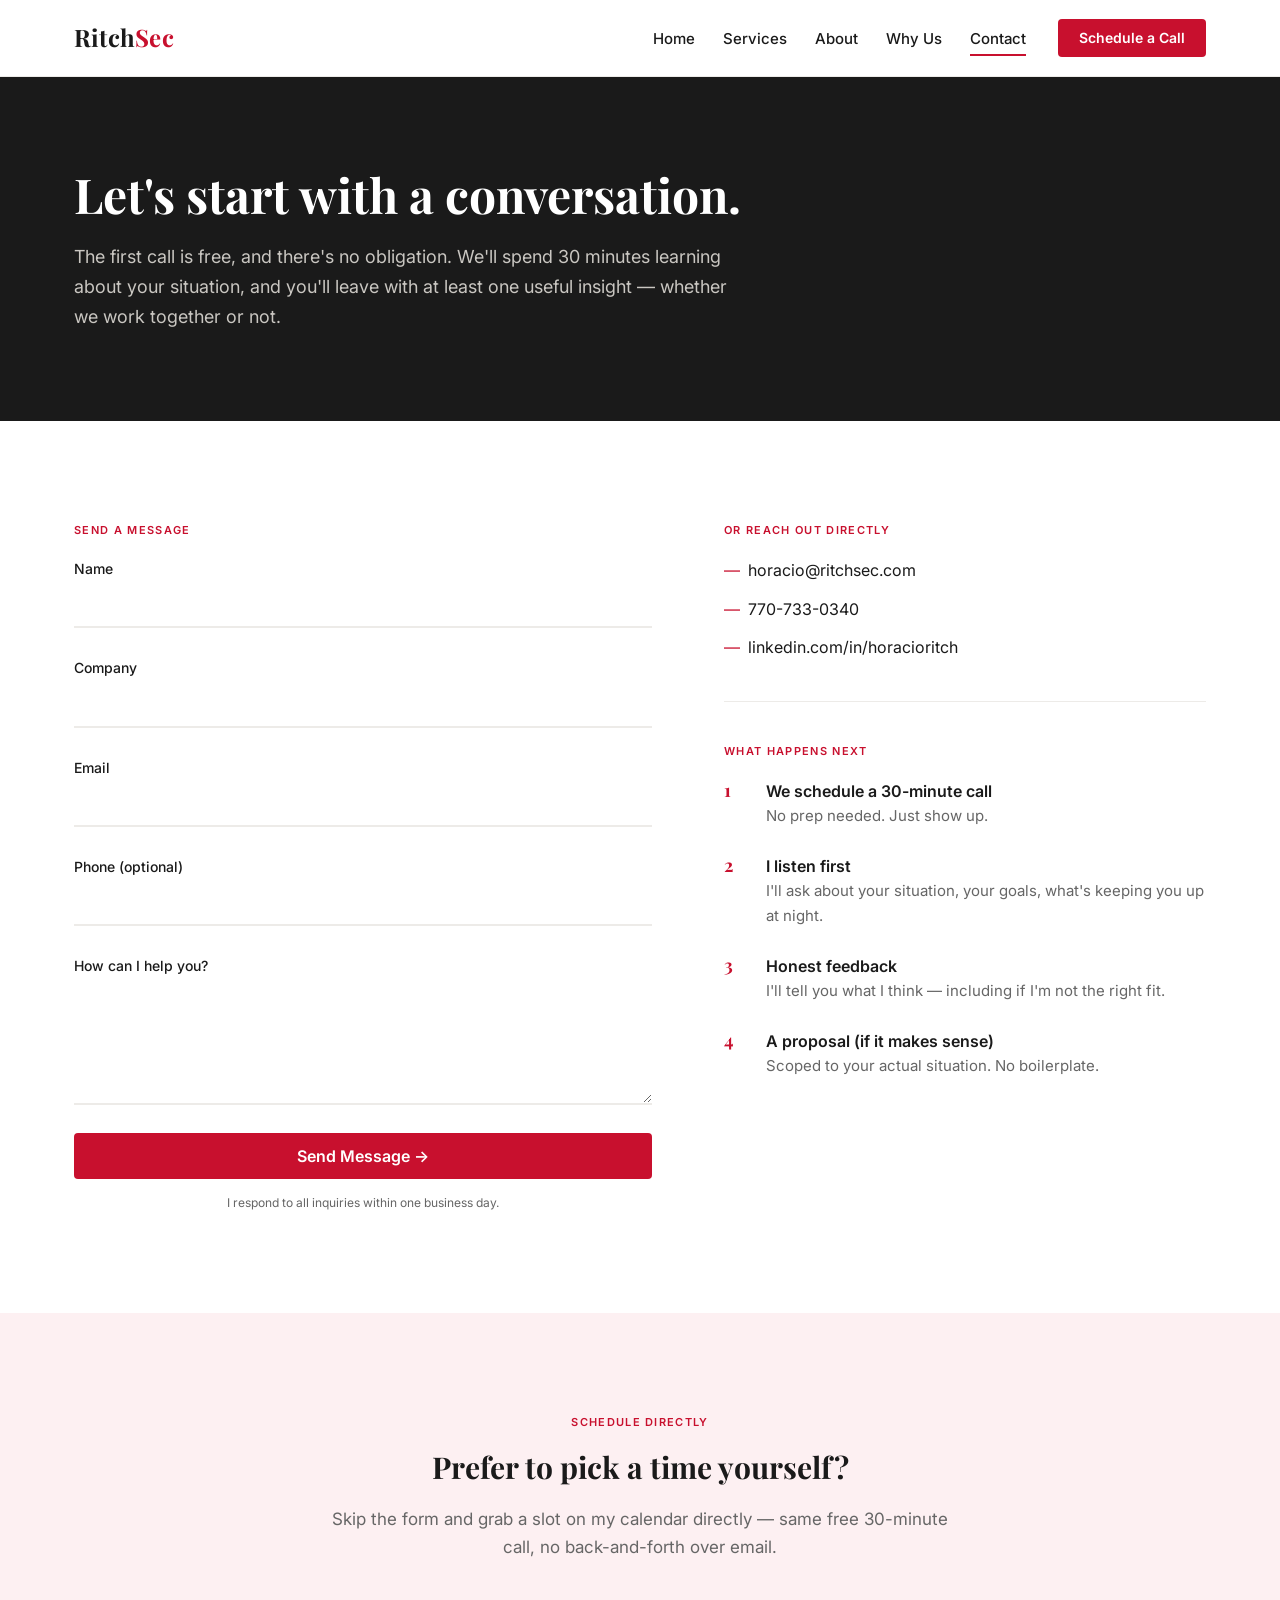
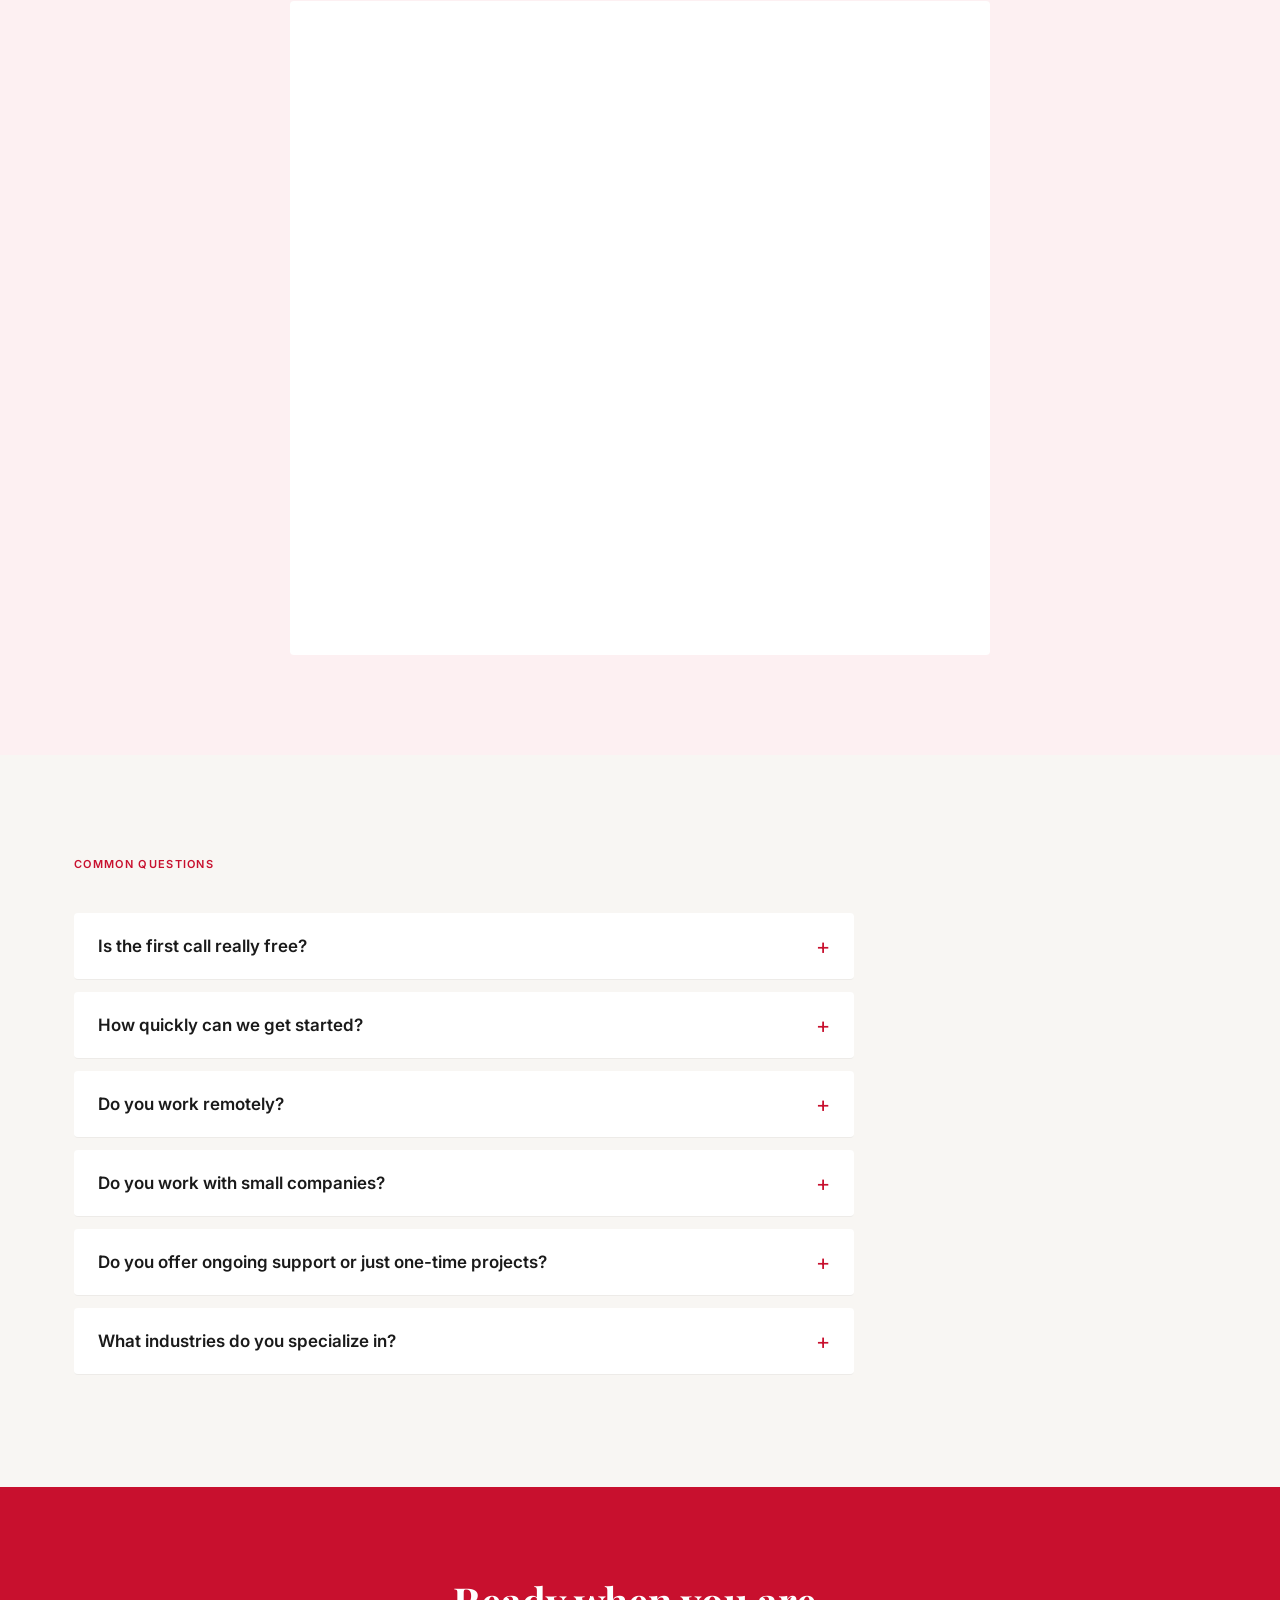
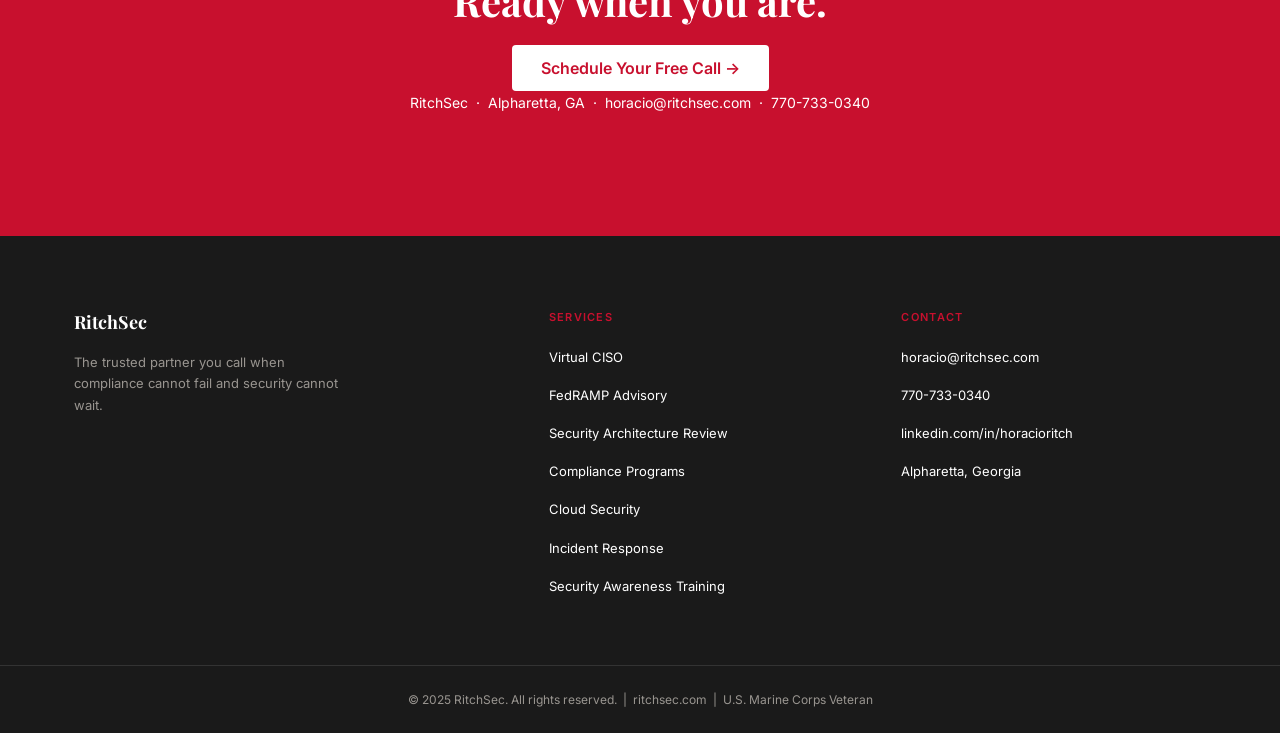
<file: ritchsecsite/contact.html>
<!DOCTYPE html>
<html lang="en">
<head>
  <!-- TODO: Replace RitchSec with final business name throughout -->
  <meta charset="UTF-8">
  <meta name="viewport" content="width=device-width, initial-scale=1.0">
  <title>Contact — RitchSec | Schedule a Free Call</title>
  <meta name="description" content="Schedule a free 30-minute call with RitchSec. No obligation — just an honest conversation about your security and compliance needs.">
  <link rel="preconnect" href="https://fonts.googleapis.com">
  <link rel="preconnect" href="https://fonts.gstatic.com" crossorigin>
  <link href="https://fonts.googleapis.com/css2?family=Inter:wght@400;500;600&family=Playfair+Display:ital,wght@0,700;1,700&display=swap" rel="stylesheet">
  <link href="https://assets.calendly.com/assets/external/widget.css" rel="stylesheet">
  <link rel="stylesheet" href="css/styles.css">
</head>
<body>

  <header class="site-header">
    <div class="container site-header__inner">
      <a href="index.html" class="wordmark">Ritch<span>Sec</span></a>
      <button class="nav-toggle" aria-expanded="false" aria-controls="site-nav" aria-label="Toggle navigation menu">
        <span class="nav-toggle__bar"></span>
        <span class="nav-toggle__bar"></span>
        <span class="nav-toggle__bar"></span>
      </button>
      <nav class="site-nav" id="site-nav" aria-label="Main navigation">
        <ul class="site-nav__list">
          <li><a href="index.html" class="site-nav__link">Home</a></li>
          <li><a href="services.html" class="site-nav__link">Services</a></li>
          <li><a href="about.html" class="site-nav__link">About</a></li>
          <li><a href="why-us.html" class="site-nav__link">Why Us</a></li>
          <li><a href="contact.html" class="site-nav__link" aria-current="page">Contact</a></li>
        </ul>
        <a href="https://calendly.com/ritchsec/30min" class="btn btn--primary" target="_blank" rel="noopener noreferrer">Schedule a Call</a>
      </nav>
    </div>
  </header>

  <main>

    <!-- HERO -->
    <section class="page-hero page-hero--dark">
      <div class="container">
        <h1>Let's start with a conversation.</h1>
        <p class="page-hero__sub">The first call is free, and there's no obligation. We'll spend 30 minutes learning about your situation, and you'll leave with at least one useful insight — whether we work together or not.</p>
      </div>
    </section>

    <!-- CONTACT LAYOUT -->
    <section class="section section--white">
      <div class="container contact-grid">

        <!-- Contact form -->
        <div class="fade-in">
          <span class="eyebrow">Send a message</span>
          <!-- TODO: Replace Formspree endpoint with real form handler -->
          <form class="contact-form" action="https://formspree.io/f/XXXXXXXX" method="POST">
            <label for="name">Name</label>
            <input type="text" id="name" name="name" required autocomplete="name">

            <label for="company">Company</label>
            <input type="text" id="company" name="company" required autocomplete="organization">

            <label for="email">Email</label>
            <input type="email" id="email" name="email" required autocomplete="email">

            <label for="phone">Phone (optional)</label>
            <input type="tel" id="phone" name="phone" autocomplete="tel">

            <label for="message">How can I help you?</label>
            <textarea id="message" name="message" rows="5" required></textarea>

            <button type="submit" class="btn btn--primary btn--full">Send Message &rarr;</button>
            <p class="contact-form__note">I respond to all inquiries within one business day.</p>
          </form>
        </div>

        <!-- Contact info + what to expect -->
        <div class="fade-in">
          <span class="eyebrow">Or reach out directly</span>
          <ul class="contact-direct">
            <li><a href="mailto:horacio@ritchsec.com">horacio@ritchsec.com</a></li>
            <li><a href="tel:+17707330340">770-733-0340</a></li>
            <li><a href="https://linkedin.com/in/horacioritch" rel="noopener">linkedin.com/in/horacioritch</a></li>
          </ul>

          <hr class="contact-divider">

          <span class="eyebrow">What happens next</span>
          <ol class="next-steps">
            <li>
              <span class="next-steps__num">1</span>
              <div>
                <p class="next-steps__title">We schedule a 30-minute call</p>
                <p class="next-steps__body">No prep needed. Just show up.</p>
              </div>
            </li>
            <li>
              <span class="next-steps__num">2</span>
              <div>
                <p class="next-steps__title">I listen first</p>
                <p class="next-steps__body">I'll ask about your situation, your goals, what's keeping you up at night.</p>
              </div>
            </li>
            <li>
              <span class="next-steps__num">3</span>
              <div>
                <p class="next-steps__title">Honest feedback</p>
                <p class="next-steps__body">I'll tell you what I think — including if I'm not the right fit.</p>
              </div>
            </li>
            <li>
              <span class="next-steps__num">4</span>
              <div>
                <p class="next-steps__title">A proposal (if it makes sense)</p>
                <p class="next-steps__body">Scoped to your actual situation. No boilerplate.</p>
              </div>
            </li>
          </ol>
        </div>

      </div>
    </section>

    <!-- SCHEDULE DIRECTLY -->
    <section class="section section--tint">
      <div class="container">
        <div class="schedule-intro fade-in">
          <span class="eyebrow">Schedule directly</span>
          <h2>Prefer to pick a time yourself?</h2>
          <p>Skip the form and grab a slot on my calendar directly — same free 30-minute call, no back-and-forth over email.</p>
        </div>
        <div class="calendly-embed fade-in">
          <div class="calendly-inline-widget" data-url="https://calendly.com/ritchsec/30min" style="min-width:320px;height:630px;"></div>
        </div>
      </div>
    </section>

    <!-- FAQ -->
    <section class="section section--off">
      <div class="container">
        <span class="eyebrow fade-in">Common questions</span>
        <div class="faq">
          <div class="faq-item fade-in">
            <button class="faq-item__question" aria-expanded="false">
              Is the first call really free?
              <span class="faq-item__icon" aria-hidden="true">+</span>
            </button>
            <div class="faq-item__answer">
              <p>Yes — always. No credit card, no contract, no obligation. It's just a conversation.</p>
            </div>
          </div>
          <div class="faq-item fade-in">
            <button class="faq-item__question" aria-expanded="false">
              How quickly can we get started?
              <span class="faq-item__icon" aria-hidden="true">+</span>
            </button>
            <div class="faq-item__answer">
              <p>Typically within 1&ndash;2 weeks of an agreement, depending on the scope of the engagement.</p>
            </div>
          </div>
          <div class="faq-item fade-in">
            <button class="faq-item__question" aria-expanded="false">
              Do you work remotely?
              <span class="faq-item__icon" aria-hidden="true">+</span>
            </button>
            <div class="faq-item__answer">
              <p>Yes. I work remotely with clients across the country and travel as needed for on-site engagements.</p>
            </div>
          </div>
          <div class="faq-item fade-in">
            <button class="faq-item__question" aria-expanded="false">
              Do you work with small companies?
              <span class="faq-item__icon" aria-hidden="true">+</span>
            </button>
            <div class="faq-item__answer">
              <p>Absolutely. Some of my most rewarding work has been helping smaller organizations build security programs that punch well above their weight.</p>
            </div>
          </div>
          <div class="faq-item fade-in">
            <button class="faq-item__question" aria-expanded="false">
              Do you offer ongoing support or just one-time projects?
              <span class="faq-item__icon" aria-hidden="true">+</span>
            </button>
            <div class="faq-item__answer">
              <p>Both. Some clients engage me for a specific project. Others retain me as their virtual CISO on an ongoing basis. We'll figure out what makes sense for your situation.</p>
            </div>
          </div>
          <div class="faq-item fade-in">
            <button class="faq-item__question" aria-expanded="false">
              What industries do you specialize in?
              <span class="faq-item__icon" aria-hidden="true">+</span>
            </button>
            <div class="faq-item__answer">
              <p>Financial services and federal contracting are my primary focus, but my background spans healthcare, energy, and enterprise technology as well.</p>
            </div>
          </div>
        </div>
      </div>
    </section>

    <!-- BOTTOM CTA -->
    <section class="cta-band">
      <div class="container fade-in">
        <h2>Ready when you are.</h2>
        <a href="https://calendly.com/ritchsec/30min" class="btn btn--reversed" target="_blank" rel="noopener noreferrer">Schedule Your Free Call &rarr;</a>
        <p class="cta-band__meta">RitchSec &nbsp;&middot;&nbsp; Alpharetta, GA &nbsp;&middot;&nbsp; horacio@ritchsec.com &nbsp;&middot;&nbsp; 770-733-0340</p>
      </div>
    </section>

  </main>

  <footer class="site-footer">
    <!-- TODO: Replace ritchsec.com with actual domain -->
    <div class="container site-footer__grid">
      <div>
        <p class="site-footer__brand">RitchSec</p>
        <p class="site-footer__tagline">The trusted partner you call when compliance cannot fail and security cannot wait.</p>
      </div>
      <div>
        <span class="eyebrow">Services</span>
        <ul class="site-footer__links">
          <li><a href="services.html">Virtual CISO</a></li>
          <li><a href="services.html">FedRAMP Advisory</a></li>
          <li><a href="services.html">Security Architecture Review</a></li>
          <li><a href="services.html">Compliance Programs</a></li>
          <li><a href="services.html">Cloud Security</a></li>
          <li><a href="services.html">Incident Response</a></li>
          <li><a href="services.html">Security Awareness Training</a></li>
        </ul>
      </div>
      <div>
        <span class="eyebrow">Contact</span>
        <ul class="site-footer__links">
          <li><a href="mailto:horacio@ritchsec.com">horacio@ritchsec.com</a></li>
          <li><a href="tel:+17707330340">770-733-0340</a></li>
          <li><a href="https://linkedin.com/in/horacioritch" rel="noopener">linkedin.com/in/horacioritch</a></li>
          <li><span>Alpharetta, Georgia</span></li>
        </ul>
      </div>
    </div>
    <div class="site-footer__bottom">
      <div class="container">
        <p>&copy; 2025 RitchSec. All rights reserved. &nbsp;|&nbsp; ritchsec.com &nbsp;|&nbsp; U.S. Marine Corps Veteran</p>
      </div>
    </div>
  </footer>

  <script src="https://assets.calendly.com/assets/external/widget.js" async></script>
  <script src="js/main.js"></script>
</body>
</html>
</file>
<file: css/styles.css>
/* ==========================================================================
   RitchSec — Site Stylesheet
   Fonts: Playfair Display (display), Inter (body/UI)
   ========================================================================== */

:root {
  --red: #C8102E;
  --red-dark: #9E0B22;
  --red-tint: #FDF0F2;
  --charcoal: #1A1A1A;
  --off-white: #F8F6F3;
  --white: #FFFFFF;
  --gray-light: #EDEBE8;
  --muted: #666666;
  --font-display: 'Playfair Display', Georgia, serif;
  --font-body: 'Inter', -apple-system, BlinkMacSystemFont, 'Segoe UI', sans-serif;
  --max-width: 1180px;
}

/* --------------------------------------------------------------------------
   Reset & base
   -------------------------------------------------------------------------- */

*,
*::before,
*::after {
  box-sizing: border-box;
  margin: 0;
  padding: 0;
}

html {
  scroll-behavior: smooth;
}

body {
  font-family: var(--font-body);
  font-size: 17px;
  font-weight: 400;
  line-height: 1.65;
  color: var(--charcoal);
  background-color: var(--white);
  -webkit-font-smoothing: antialiased;
  -moz-osx-font-smoothing: grayscale;
}

img {
  max-width: 100%;
  display: block;
}

a {
  color: var(--red);
  text-decoration: none;
  transition: color 0.2s ease;
}

a:hover {
  color: var(--red-dark);
}

a:focus-visible,
button:focus-visible,
input:focus-visible,
textarea:focus-visible {
  outline: 2px solid var(--red);
  outline-offset: 3px;
}

ul {
  list-style: none;
}

/* --------------------------------------------------------------------------
   Typography
   -------------------------------------------------------------------------- */

h1, h2, h3 {
  font-family: var(--font-display);
  font-weight: 700;
  line-height: 1.2;
  color: var(--charcoal);
}

h1 { font-size: 40px; }
h2 { font-size: 30px; }
h3 { font-size: 22px; }

.display {
  font-size: 52px;
  line-height: 1.15;
}

.eyebrow {
  display: block;
  font-family: var(--font-body);
  font-size: 11px;
  font-weight: 600;
  letter-spacing: 0.12em;
  text-transform: uppercase;
  color: var(--red);
  margin-bottom: 18px;
}

.lead {
  font-size: 18px;
  color: var(--muted);
}

.small {
  font-size: 14px;
}

/* --------------------------------------------------------------------------
   Layout
   -------------------------------------------------------------------------- */

.container {
  max-width: var(--max-width);
  margin: 0 auto;
  padding: 0 24px;
}

.section {
  padding: 100px 0;
}

.section--white   { background-color: var(--white); }
.section--off     { background-color: var(--off-white); }
.section--dark    { background-color: var(--charcoal); }
.section--tint    { background-color: var(--red-tint); }
.section--red     { background-color: var(--red); }

.section--dark h2,
.section--dark h3,
.section--red h2 {
  color: var(--white);
}

.grid-12 {
  display: grid;
  grid-template-columns: repeat(12, 1fr);
  gap: 32px;
}

/* Signature element: vertical red rule */
.red-rule {
  border-left: 3px solid var(--red);
  padding-left: 20px;
}

/* --------------------------------------------------------------------------
   Buttons
   -------------------------------------------------------------------------- */

.btn {
  display: inline-block;
  font-family: var(--font-body);
  font-size: 16px;
  font-weight: 600;
  line-height: 1;
  padding: 14px 28px;
  border-radius: 4px;
  border: 1px solid transparent;
  cursor: pointer;
  transition: background-color 0.2s ease, color 0.2s ease, border-color 0.2s ease;
}

.btn--primary {
  background-color: var(--red);
  color: var(--white);
}

.btn--primary:hover {
  background-color: var(--red-dark);
  color: var(--white);
}

.btn--secondary {
  background-color: var(--white);
  color: var(--red);
  border-color: var(--red);
}

.btn--secondary:hover {
  background-color: var(--red-tint);
  color: var(--red-dark);
}

.btn--reversed {
  background-color: var(--white);
  color: var(--red);
}

.btn--reversed:hover {
  background-color: var(--red-tint);
  color: var(--red-dark);
}

.btn--full {
  display: block;
  width: 100%;
  text-align: center;
}

/* --------------------------------------------------------------------------
   Header / Navigation
   -------------------------------------------------------------------------- */

.site-header {
  position: sticky;
  top: 0;
  z-index: 100;
  background-color: var(--white);
  border-bottom: 1px solid var(--gray-light);
  transition: box-shadow 0.25s ease;
}

.site-header.is-scrolled {
  box-shadow: 0 2px 12px rgba(0, 0, 0, 0.08);
}

.site-header__inner {
  display: flex;
  align-items: center;
  justify-content: space-between;
  height: 76px;
}

.wordmark {
  font-family: var(--font-display);
  font-size: 24px;
  font-weight: 700;
  color: var(--charcoal);
  letter-spacing: 0.01em;
}

.wordmark:hover {
  color: var(--charcoal);
}

.wordmark span {
  color: var(--red);
}

.site-nav {
  display: flex;
  align-items: center;
  gap: 32px;
}

.site-nav__list {
  display: flex;
  align-items: center;
  gap: 28px;
}

.site-nav__link {
  font-size: 15px;
  font-weight: 500;
  color: var(--charcoal);
  padding: 6px 0;
  border-bottom: 2px solid transparent;
  transition: color 0.2s ease, border-color 0.2s ease;
}

.site-nav__link:hover {
  color: var(--red);
}

.site-nav__link[aria-current="page"] {
  color: var(--charcoal);
  border-bottom-color: var(--red);
}

.site-nav .btn {
  font-size: 14px;
  padding: 11px 20px;
}

.nav-toggle {
  display: none;
  background: none;
  border: none;
  cursor: pointer;
  padding: 8px;
}

.nav-toggle__bar {
  display: block;
  width: 24px;
  height: 2px;
  background-color: var(--charcoal);
  margin: 5px 0;
  transition: transform 0.25s ease, opacity 0.25s ease;
}

.nav-toggle[aria-expanded="true"] .nav-toggle__bar:nth-child(1) {
  transform: translateY(7px) rotate(45deg);
}

.nav-toggle[aria-expanded="true"] .nav-toggle__bar:nth-child(2) {
  opacity: 0;
}

.nav-toggle[aria-expanded="true"] .nav-toggle__bar:nth-child(3) {
  transform: translateY(-7px) rotate(-45deg);
}

/* --------------------------------------------------------------------------
   Hero (home)
   -------------------------------------------------------------------------- */

.hero {
  background-color: var(--off-white);
  padding: 100px 0;
}

.hero__inner {
  display: grid;
  grid-template-columns: 60% 1fr;
  gap: 60px;
  align-items: center;
}

.hero__headline {
  font-size: 52px;
  line-height: 1.15;
  margin-bottom: 24px;
}

.hero__sub {
  font-size: 18px;
  color: var(--muted);
  margin-bottom: 32px;
  max-width: 540px;
}

.hero__note {
  font-size: 13px;
  color: var(--muted);
  margin-top: 16px;
}

.badge-stack {
  display: flex;
  flex-direction: column;
  gap: 12px;
  align-items: flex-start;
}

.badge {
  display: inline-block;
  background-color: var(--gray-light);
  color: var(--charcoal);
  font-size: 14px;
  font-weight: 500;
  padding: 10px 18px;
  border-radius: 999px;
  white-space: nowrap;
}

.badge::before {
  content: "\2726\00a0\00a0";
  color: var(--red);
}

/* --------------------------------------------------------------------------
   Page hero (interior pages)
   -------------------------------------------------------------------------- */

.page-hero {
  padding: 90px 0;
}

.page-hero--dark {
  background-color: var(--charcoal);
}

.page-hero--dark h1 {
  color: var(--white);
}

.page-hero--off {
  background-color: var(--off-white);
}

.page-hero h1 {
  font-size: 48px;
  line-height: 1.15;
  margin-bottom: 20px;
  max-width: 820px;
}

.page-hero__sub {
  font-size: 18px;
  color: var(--muted);
  max-width: 680px;
}

.page-hero--dark .page-hero__sub {
  color: #C9C6C1;
}

.page-hero__accent {
  font-style: italic;
  color: var(--red);
}

/* About hero: two-column with headshot */
.about-hero__inner {
  display: grid;
  grid-template-columns: 1.4fr 1fr;
  gap: 60px;
  align-items: center;
}

.about-hero__inner h1 {
  font-size: 44px;
}

.headshot-frame {
  border-left: 4px solid var(--red);
  padding-left: 20px;
}

.headshot-frame img {
  width: 100%;
  border-radius: 4px;
}

/* --------------------------------------------------------------------------
   Trust bar
   -------------------------------------------------------------------------- */

.trust-bar {
  background-color: var(--white);
  padding: 44px 0;
  text-align: center;
  border-bottom: 1px solid var(--gray-light);
}

.trust-bar .eyebrow {
  margin-bottom: 14px;
}

.trust-bar__list {
  font-size: 13px;
  color: var(--charcoal);
  letter-spacing: 0.02em;
}

.trust-bar__list span {
  color: var(--gray-light);
  padding: 0 12px;
}

/* --------------------------------------------------------------------------
   Content blocks
   -------------------------------------------------------------------------- */

.content-block h2 {
  font-size: 36px;
  margin-bottom: 24px;
  max-width: 720px;
}

.content-block p {
  max-width: 680px;
  margin-bottom: 20px;
}

.content-block p:last-of-type {
  margin-bottom: 0;
}

.text-link {
  display: inline-block;
  margin-top: 28px;
  font-weight: 600;
  color: var(--red);
  border-bottom: 1px solid transparent;
  transition: border-color 0.2s ease, color 0.2s ease;
}

.text-link:hover {
  color: var(--red-dark);
  border-bottom-color: var(--red-dark);
}

/* --------------------------------------------------------------------------
   Services snapshot (home, dark section)
   -------------------------------------------------------------------------- */

.section--dark .eyebrow {
  color: var(--red);
}

.card-grid {
  display: grid;
  grid-template-columns: repeat(2, 1fr);
  gap: 28px;
  margin-top: 48px;
}

.service-card {
  background-color: var(--white);
  border-radius: 4px;
  border-top: 3px solid var(--red);
  padding: 32px;
}

.service-card h3 {
  font-family: var(--font-body);
  font-size: 18px;
  font-weight: 600;
  color: var(--charcoal);
  margin-bottom: 12px;
}

.service-card p {
  font-size: 16px;
  color: var(--muted);
}

.text-link--reversed {
  color: var(--white);
  border-bottom: 1px solid transparent;
}

.text-link--reversed:hover {
  color: var(--white);
  border-bottom-color: var(--red);
}

/* --------------------------------------------------------------------------
   Stats
   -------------------------------------------------------------------------- */

.stat-row {
  display: grid;
  grid-template-columns: repeat(4, 1fr);
  gap: 40px;
  margin-top: 48px;
}

.stat {
  border-left: 3px solid var(--red);
  padding-left: 20px;
}

.stat__number {
  font-family: var(--font-display);
  font-size: 44px;
  font-weight: 700;
  line-height: 1.1;
  color: var(--charcoal);
  margin-bottom: 8px;
}

.stat__label {
  font-size: 15px;
  color: var(--muted);
}

.stat-grid-8 {
  display: grid;
  grid-template-columns: repeat(4, 1fr);
  gap: 40px 32px;
  margin-top: 48px;
}

/* --------------------------------------------------------------------------
   About teaser (home)
   -------------------------------------------------------------------------- */

.about-teaser {
  display: grid;
  grid-template-columns: 1.2fr 1fr;
  gap: 60px;
  align-items: center;
}

.quote-block {
  background-color: var(--charcoal);
  border-radius: 4px;
  padding: 44px 40px;
}

.quote-block blockquote {
  border-left: 3px solid var(--red);
  padding-left: 24px;
}

.quote-block blockquote p {
  font-family: var(--font-display);
  font-style: italic;
  font-size: 21px;
  line-height: 1.5;
  color: var(--white);
  margin-bottom: 18px;
}

.quote-block cite {
  display: block;
  font-family: var(--font-body);
  font-style: normal;
  font-size: 14px;
  font-weight: 500;
  color: #C9C6C1;
}

/* --------------------------------------------------------------------------
   CTA band (red)
   -------------------------------------------------------------------------- */

.cta-band {
  background-color: var(--red);
  padding: 90px 0;
  text-align: center;
}

.cta-band h2 {
  font-size: 40px;
  color: var(--white);
  margin-bottom: 20px;
}

.cta-band p {
  color: var(--white);
  max-width: 620px;
  margin: 0 auto 32px;
}

.cta-band__meta {
  font-size: 14px;
  color: rgba(255, 255, 255, 0.8);
  margin-top: 24px;
}

.schedule-intro {
  max-width: 640px;
  margin: 0 auto;
  text-align: center;
}

.schedule-intro h2 {
  margin-bottom: 20px;
}

.schedule-intro p {
  color: var(--muted);
  margin: 0;
}

.calendly-embed {
  background-color: var(--white);
  border-radius: 4px;
  padding: 12px;
  max-width: 700px;
  margin: 40px auto 0;
}

/* --------------------------------------------------------------------------
   Services page: service rows
   -------------------------------------------------------------------------- */

.service-row {
  display: grid;
  grid-template-columns: 320px 1fr;
  gap: 48px;
  padding: 56px 28px;
  border-bottom: 1px solid var(--gray-light);
  border-left: 4px solid transparent;
  transition: border-left-color 0.2s ease, background-color 0.2s ease;
}

.service-row:first-of-type {
  border-top: 1px solid var(--gray-light);
}

.service-row:hover {
  border-left-color: var(--red);
}

.service-row h3 {
  font-size: 26px;
  margin-bottom: 14px;
}

.service-row__who {
  font-size: 15px;
  color: var(--muted);
}

.service-row__who strong {
  color: var(--charcoal);
  font-weight: 600;
}

.service-row__body p {
  margin-bottom: 20px;
}

.service-row__tag {
  display: block;
  text-align: right;
  font-size: 14px;
  font-style: italic;
  color: var(--muted);
}

/* --------------------------------------------------------------------------
   How it works
   -------------------------------------------------------------------------- */

.steps {
  display: grid;
  grid-template-columns: repeat(3, 1fr);
  gap: 44px;
  margin-top: 48px;
  margin-bottom: 56px;
}

.step__number {
  font-family: var(--font-display);
  font-size: 20px;
  font-weight: 700;
  color: var(--red);
  margin-bottom: 14px;
}

.step h3 {
  font-family: var(--font-body);
  font-size: 18px;
  font-weight: 600;
  margin-bottom: 10px;
}

.step p {
  font-size: 16px;
  color: var(--muted);
}

/* --------------------------------------------------------------------------
   About page: timeline
   -------------------------------------------------------------------------- */

.timeline {
  margin-top: 48px;
  border-left: 3px solid var(--red);
}

.timeline__item {
  display: grid;
  grid-template-columns: 160px 1fr;
  gap: 32px;
  padding: 0 0 52px 36px;
  position: relative;
}

.timeline__item:last-child {
  padding-bottom: 0;
}

.timeline__years {
  font-weight: 600;
  color: var(--red);
  font-size: 16px;
  padding-top: 2px;
}

.timeline__role {
  font-weight: 600;
  font-size: 18px;
  color: var(--charcoal);
}

.timeline__company {
  color: var(--muted);
  margin-bottom: 12px;
}

.timeline__body {
  font-size: 16px;
}

/* --------------------------------------------------------------------------
   About page: personal note
   -------------------------------------------------------------------------- */

.personal-note {
  border-left: 3px solid var(--red);
  padding-left: 28px;
  max-width: 680px;
}

.personal-note p {
  font-family: var(--font-display);
  font-style: italic;
  font-size: 20px;
  line-height: 1.6;
  color: var(--white);
  margin-bottom: 22px;
}

.personal-note p:last-child {
  margin-bottom: 0;
}

/* --------------------------------------------------------------------------
   Why Us page: differentiators
   -------------------------------------------------------------------------- */

.diff-list {
  max-width: 780px;
}

.diff-item {
  padding: 36px 0;
  border-bottom: 1px solid var(--gray-light);
}

.diff-item:last-child {
  border-bottom: none;
}

.diff-item h3 {
  font-family: var(--font-body);
  font-size: 20px;
  font-weight: 600;
  color: var(--charcoal);
  border-left: 3px solid var(--red);
  padding-left: 18px;
  margin-bottom: 14px;
}

.diff-item p {
  color: var(--charcoal);
}

/* --------------------------------------------------------------------------
   Why Us page: fit section
   -------------------------------------------------------------------------- */

.fit-grid {
  display: grid;
  grid-template-columns: 1fr 1fr;
  gap: 48px;
  margin-top: 48px;
}

.fit-col {
  background-color: var(--white);
  border-radius: 4px;
  padding: 36px;
}

.fit-col h3 {
  font-family: var(--font-body);
  font-size: 18px;
  font-weight: 600;
  margin-bottom: 22px;
}

.fit-col li {
  position: relative;
  padding-left: 30px;
  margin-bottom: 16px;
  font-size: 16px;
}

.fit-col li:last-child {
  margin-bottom: 0;
}

.fit-col--yes li::before {
  content: "\2713";
  position: absolute;
  left: 0;
  color: #2E7D32;
  font-weight: 700;
}

.fit-col--no li::before {
  content: "\2014";
  position: absolute;
  left: 0;
  color: var(--red);
  font-weight: 700;
}

/* --------------------------------------------------------------------------
   Contact page
   -------------------------------------------------------------------------- */

.contact-grid {
  display: grid;
  grid-template-columns: 1.2fr 1fr;
  gap: 72px;
}

.contact-form label {
  display: block;
  font-size: 14px;
  font-weight: 500;
  color: var(--charcoal);
  margin-bottom: 6px;
}

.contact-form input,
.contact-form textarea {
  display: block;
  width: 100%;
  font-family: var(--font-body);
  font-size: 16px;
  color: var(--charcoal);
  background: transparent;
  border: none;
  border-bottom: 2px solid var(--gray-light);
  padding: 10px 2px;
  margin-bottom: 28px;
  transition: border-color 0.2s ease;
}

.contact-form input:focus,
.contact-form textarea:focus {
  outline: none;
  border-bottom-color: var(--red);
}

.contact-form textarea {
  resize: vertical;
}

.contact-form__note {
  font-size: 12px;
  color: var(--muted);
  margin-top: 14px;
  text-align: center;
}

.contact-direct {
  margin-bottom: 40px;
}

.contact-direct li {
  font-size: 16px;
  margin-bottom: 12px;
}

.contact-direct li::before {
  content: "\2014\00a0\00a0";
  color: var(--red);
}

.contact-direct a {
  color: var(--charcoal);
}

.contact-direct a:hover {
  color: var(--red);
}

.contact-divider {
  border: none;
  border-top: 1px solid var(--gray-light);
  margin: 40px 0;
}

.next-steps li {
  display: grid;
  grid-template-columns: 28px 1fr;
  gap: 14px;
  margin-bottom: 24px;
}

.next-steps li:last-child {
  margin-bottom: 0;
}

.next-steps__num {
  font-family: var(--font-display);
  font-size: 18px;
  font-weight: 700;
  color: var(--red);
  line-height: 1.4;
}

.next-steps__title {
  font-weight: 600;
  font-size: 16px;
  color: var(--charcoal);
}

.next-steps__body {
  font-size: 15px;
  color: var(--muted);
}

/* --------------------------------------------------------------------------
   FAQ accordion
   -------------------------------------------------------------------------- */

.faq {
  max-width: 780px;
  margin-top: 40px;
}

.faq-item {
  border-bottom: 1px solid var(--gray-light);
  background-color: var(--white);
  border-radius: 4px;
  margin-bottom: 12px;
}

.faq-item__question {
  display: flex;
  align-items: center;
  justify-content: space-between;
  width: 100%;
  background: none;
  border: none;
  cursor: pointer;
  font-family: var(--font-body);
  font-size: 17px;
  font-weight: 600;
  color: var(--charcoal);
  text-align: left;
  padding: 22px 24px;
}

.faq-item__icon {
  flex-shrink: 0;
  margin-left: 20px;
  color: var(--red);
  font-size: 22px;
  font-weight: 400;
  line-height: 1;
  transition: transform 0.25s ease;
}

.faq-item.is-open .faq-item__icon {
  transform: rotate(45deg);
}

.faq-item__answer {
  max-height: 0;
  overflow: hidden;
  transition: max-height 0.3s ease;
}

.faq-item__answer p {
  padding: 0 24px 22px;
  color: var(--muted);
  font-size: 16px;
}

/* --------------------------------------------------------------------------
   Footer
   -------------------------------------------------------------------------- */

.site-footer {
  background-color: var(--charcoal);
  padding: 72px 0 0;
}

.site-footer__grid {
  display: grid;
  grid-template-columns: 1.4fr 1fr 1fr;
  gap: 48px;
  padding-bottom: 56px;
}

.site-footer__brand {
  font-family: var(--font-display);
  font-size: 18px;
  font-weight: 700;
  color: var(--white);
  margin-bottom: 14px;
}

.site-footer__tagline {
  font-size: 13px;
  color: #999590;
  max-width: 280px;
}

.site-footer .eyebrow {
  margin-bottom: 16px;
}

.site-footer__links li {
  margin-bottom: 10px;
}

.site-footer__links a,
.site-footer__links span {
  font-size: 13px;
  color: var(--white);
}

.site-footer__links a:hover {
  color: var(--red);
}

.site-footer__bottom {
  border-top: 1px solid #333333;
  padding: 24px 0;
  text-align: center;
  font-size: 12px;
  color: #999590;
}

/* --------------------------------------------------------------------------
   Scroll fade-in animation
   -------------------------------------------------------------------------- */

.fade-in {
  opacity: 0;
  transform: translateY(20px);
  transition: opacity 0.5s ease, transform 0.5s ease;
}

.fade-in.is-visible {
  opacity: 1;
  transform: translateY(0);
}

@media (prefers-reduced-motion: reduce) {
  html {
    scroll-behavior: auto;
  }
  .fade-in {
    opacity: 1;
    transform: none;
    transition: none;
  }
}

/* --------------------------------------------------------------------------
   Responsive
   -------------------------------------------------------------------------- */

@media (max-width: 980px) {
  .hero__inner,
  .about-teaser,
  .about-hero__inner,
  .contact-grid {
    grid-template-columns: 1fr;
    gap: 48px;
  }

  .service-row {
    grid-template-columns: 1fr;
    gap: 20px;
  }

  .fit-grid {
    grid-template-columns: 1fr;
  }

  .stat-grid-8 {
    grid-template-columns: repeat(2, 1fr);
  }

  .steps {
    grid-template-columns: 1fr;
  }

  .site-footer__grid {
    grid-template-columns: 1fr;
    gap: 40px;
  }
}

@media (max-width: 768px) {
  .section {
    padding: 60px 0;
  }

  .hero {
    padding: 60px 0;
  }

  .page-hero {
    padding: 60px 0;
  }

  .display,
  .hero__headline {
    font-size: 38px;
  }

  .page-hero h1 {
    font-size: 34px;
  }

  .about-hero__inner h1 {
    font-size: 32px;
  }

  .content-block h2,
  .cta-band h2 {
    font-size: 28px;
  }

  .card-grid {
    grid-template-columns: 1fr;
  }

  .stat-row {
    grid-template-columns: repeat(2, 1fr);
    gap: 32px;
  }

  .timeline__item {
    grid-template-columns: 1fr;
    gap: 6px;
    padding-left: 24px;
  }

  .badge-stack {
    flex-direction: column;
    align-items: flex-start;
  }

  /* Mobile navigation */
  .nav-toggle {
    display: block;
  }

  .site-nav {
    position: absolute;
    top: 76px;
    left: 0;
    right: 0;
    background-color: var(--white);
    flex-direction: column;
    align-items: stretch;
    gap: 0;
    padding: 0 24px;
    max-height: 0;
    overflow: hidden;
    border-bottom: 1px solid var(--gray-light);
    transition: max-height 0.3s ease, padding 0.3s ease;
    box-shadow: 0 8px 16px rgba(0, 0, 0, 0.06);
  }

  .site-nav.is-open {
    max-height: 420px;
    padding: 16px 24px 24px;
  }

  .site-nav__list {
    flex-direction: column;
    align-items: stretch;
    gap: 0;
  }

  .site-nav__list li {
    border-bottom: 1px solid var(--gray-light);
  }

  .site-nav__link {
    display: block;
    padding: 14px 0;
    border-bottom: none;
  }

  .site-nav__link[aria-current="page"] {
    color: var(--red);
  }

  .site-nav .btn {
    margin-top: 16px;
    text-align: center;
  }
}

@media (max-width: 480px) {
  .stat-row,
  .stat-grid-8 {
    grid-template-columns: repeat(2, 1fr);
    gap: 28px 20px;
  }

  .trust-bar__list span {
    padding: 0 6px;
  }
}
</file>
<file: ritchsecsite/css/styles.css>
/* ==========================================================================
   RitchSec — Site Stylesheet
   Fonts: Playfair Display (display), Inter (body/UI)
   ========================================================================== */

:root {
  --red: #C8102E;
  --red-dark: #9E0B22;
  --red-tint: #FDF0F2;
  --charcoal: #1A1A1A;
  --off-white: #F8F6F3;
  --white: #FFFFFF;
  --gray-light: #EDEBE8;
  --muted: #666666;
  --font-display: 'Playfair Display', Georgia, serif;
  --font-body: 'Inter', -apple-system, BlinkMacSystemFont, 'Segoe UI', sans-serif;
  --max-width: 1180px;
}

/* --------------------------------------------------------------------------
   Reset & base
   -------------------------------------------------------------------------- */

*,
*::before,
*::after {
  box-sizing: border-box;
  margin: 0;
  padding: 0;
}

html {
  scroll-behavior: smooth;
}

body {
  font-family: var(--font-body);
  font-size: 17px;
  font-weight: 400;
  line-height: 1.65;
  color: var(--charcoal);
  background-color: var(--white);
  -webkit-font-smoothing: antialiased;
  -moz-osx-font-smoothing: grayscale;
}

img {
  max-width: 100%;
  display: block;
}

a {
  color: var(--red);
  text-decoration: none;
  transition: color 0.2s ease;
}

a:hover {
  color: var(--red-dark);
}

a:focus-visible,
button:focus-visible,
input:focus-visible,
textarea:focus-visible {
  outline: 2px solid var(--red);
  outline-offset: 3px;
}

ul {
  list-style: none;
}

/* --------------------------------------------------------------------------
   Typography
   -------------------------------------------------------------------------- */

h1, h2, h3 {
  font-family: var(--font-display);
  font-weight: 700;
  line-height: 1.2;
  color: var(--charcoal);
}

h1 { font-size: 40px; }
h2 { font-size: 30px; }
h3 { font-size: 22px; }

.display {
  font-size: 52px;
  line-height: 1.15;
}

.eyebrow {
  display: block;
  font-family: var(--font-body);
  font-size: 11px;
  font-weight: 600;
  letter-spacing: 0.12em;
  text-transform: uppercase;
  color: var(--red);
  margin-bottom: 18px;
}

.lead {
  font-size: 18px;
  color: var(--muted);
}

.small {
  font-size: 14px;
}

/* --------------------------------------------------------------------------
   Layout
   -------------------------------------------------------------------------- */

.container {
  max-width: var(--max-width);
  margin: 0 auto;
  padding: 0 24px;
}

.section {
  padding: 100px 0;
}

.section--white   { background-color: var(--white); }
.section--off     { background-color: var(--off-white); }
.section--dark    { background-color: var(--charcoal); }
.section--tint    { background-color: var(--red-tint); }
.section--red     { background-color: var(--red); }

.section--dark h2,
.section--dark h3,
.section--red h2 {
  color: var(--white);
}

.grid-12 {
  display: grid;
  grid-template-columns: repeat(12, 1fr);
  gap: 32px;
}

/* Signature element: vertical red rule */
.red-rule {
  border-left: 3px solid var(--red);
  padding-left: 20px;
}

/* --------------------------------------------------------------------------
   Buttons
   -------------------------------------------------------------------------- */

.btn {
  display: inline-block;
  font-family: var(--font-body);
  font-size: 16px;
  font-weight: 600;
  line-height: 1;
  padding: 14px 28px;
  border-radius: 4px;
  border: 1px solid transparent;
  cursor: pointer;
  transition: background-color 0.2s ease, color 0.2s ease, border-color 0.2s ease;
}

.btn--primary {
  background-color: var(--red);
  color: var(--white);
}

.btn--primary:hover {
  background-color: var(--red-dark);
  color: var(--white);
}

.btn--secondary {
  background-color: var(--white);
  color: var(--red);
  border-color: var(--red);
}

.btn--secondary:hover {
  background-color: var(--red-tint);
  color: var(--red-dark);
}

.btn--reversed {
  background-color: var(--white);
  color: var(--red);
}

.btn--reversed:hover {
  background-color: var(--red-tint);
  color: var(--red-dark);
}

.btn--full {
  display: block;
  width: 100%;
  text-align: center;
}

/* --------------------------------------------------------------------------
   Header / Navigation
   -------------------------------------------------------------------------- */

.site-header {
  position: sticky;
  top: 0;
  z-index: 100;
  background-color: var(--white);
  border-bottom: 1px solid var(--gray-light);
  transition: box-shadow 0.25s ease;
}

.site-header.is-scrolled {
  box-shadow: 0 2px 12px rgba(0, 0, 0, 0.08);
}

.site-header__inner {
  display: flex;
  align-items: center;
  justify-content: space-between;
  height: 76px;
}

.wordmark {
  font-family: var(--font-display);
  font-size: 24px;
  font-weight: 700;
  color: var(--charcoal);
  letter-spacing: 0.01em;
}

.wordmark:hover {
  color: var(--charcoal);
}

.wordmark span {
  color: var(--red);
}

.site-nav {
  display: flex;
  align-items: center;
  gap: 32px;
}

.site-nav__list {
  display: flex;
  align-items: center;
  gap: 28px;
}

.site-nav__link {
  font-size: 15px;
  font-weight: 500;
  color: var(--charcoal);
  padding: 6px 0;
  border-bottom: 2px solid transparent;
  transition: color 0.2s ease, border-color 0.2s ease;
}

.site-nav__link:hover {
  color: var(--red);
}

.site-nav__link[aria-current="page"] {
  color: var(--charcoal);
  border-bottom-color: var(--red);
}

.site-nav .btn {
  font-size: 14px;
  padding: 11px 20px;
}

.nav-toggle {
  display: none;
  background: none;
  border: none;
  cursor: pointer;
  padding: 8px;
}

.nav-toggle__bar {
  display: block;
  width: 24px;
  height: 2px;
  background-color: var(--charcoal);
  margin: 5px 0;
  transition: transform 0.25s ease, opacity 0.25s ease;
}

.nav-toggle[aria-expanded="true"] .nav-toggle__bar:nth-child(1) {
  transform: translateY(7px) rotate(45deg);
}

.nav-toggle[aria-expanded="true"] .nav-toggle__bar:nth-child(2) {
  opacity: 0;
}

.nav-toggle[aria-expanded="true"] .nav-toggle__bar:nth-child(3) {
  transform: translateY(-7px) rotate(-45deg);
}

/* --------------------------------------------------------------------------
   Hero (home)
   -------------------------------------------------------------------------- */

.hero {
  background-color: var(--off-white);
  padding: 100px 0;
}

.hero__inner {
  display: grid;
  grid-template-columns: 60% 1fr;
  gap: 60px;
  align-items: center;
}

.hero__headline {
  font-size: 52px;
  line-height: 1.15;
  margin-bottom: 24px;
}

.hero__sub {
  font-size: 18px;
  color: var(--muted);
  margin-bottom: 32px;
  max-width: 540px;
}

.hero__note {
  font-size: 13px;
  color: var(--muted);
  margin-top: 16px;
}

.badge-stack {
  display: flex;
  flex-direction: column;
  gap: 12px;
  align-items: flex-start;
}

.badge {
  display: inline-block;
  background-color: var(--gray-light);
  color: var(--charcoal);
  font-size: 14px;
  font-weight: 500;
  padding: 10px 18px;
  border-radius: 999px;
  white-space: nowrap;
}

.badge::before {
  content: "\2726\00a0\00a0";
  color: var(--red);
}

/* --------------------------------------------------------------------------
   Page hero (interior pages)
   -------------------------------------------------------------------------- */

.page-hero {
  padding: 90px 0;
}

.page-hero--dark {
  background-color: var(--charcoal);
}

.page-hero--dark h1 {
  color: var(--white);
}

.page-hero--off {
  background-color: var(--off-white);
}

.page-hero h1 {
  font-size: 48px;
  line-height: 1.15;
  margin-bottom: 20px;
  max-width: 820px;
}

.page-hero__sub {
  font-size: 18px;
  color: var(--muted);
  max-width: 680px;
}

.page-hero--dark .page-hero__sub {
  color: #C9C6C1;
}

.page-hero__accent {
  font-style: italic;
  color: var(--red);
}

/* About hero: two-column with headshot */
.about-hero__inner {
  display: grid;
  grid-template-columns: 1.4fr 1fr;
  gap: 60px;
  align-items: center;
}

.about-hero__inner h1 {
  font-size: 44px;
}

.headshot-frame {
  border-left: 4px solid var(--red);
  padding-left: 20px;
}

.headshot-frame img {
  width: 100%;
  border-radius: 4px;
}

/* --------------------------------------------------------------------------
   Trust bar
   -------------------------------------------------------------------------- */

.trust-bar {
  background-color: var(--white);
  padding: 44px 0;
  text-align: center;
  border-bottom: 1px solid var(--gray-light);
}

.trust-bar .eyebrow {
  margin-bottom: 14px;
}

.trust-bar__list {
  font-size: 13px;
  color: var(--charcoal);
  letter-spacing: 0.02em;
}

.trust-bar__list span {
  color: var(--gray-light);
  padding: 0 12px;
}

/* --------------------------------------------------------------------------
   Content blocks
   -------------------------------------------------------------------------- */

.content-block h2 {
  font-size: 36px;
  margin-bottom: 24px;
  max-width: 720px;
}

.content-block p {
  max-width: 680px;
  margin-bottom: 20px;
}

.content-block p:last-of-type {
  margin-bottom: 0;
}

.text-link {
  display: inline-block;
  margin-top: 28px;
  font-weight: 600;
  color: var(--red);
  border-bottom: 1px solid transparent;
  transition: border-color 0.2s ease, color 0.2s ease;
}

.text-link:hover {
  color: var(--red-dark);
  border-bottom-color: var(--red-dark);
}

/* --------------------------------------------------------------------------
   Services snapshot (home, dark section)
   -------------------------------------------------------------------------- */

.section--dark .eyebrow {
  color: var(--red);
}

.card-grid {
  display: grid;
  grid-template-columns: repeat(2, 1fr);
  gap: 28px;
  margin-top: 48px;
}

.service-card {
  background-color: var(--white);
  border-radius: 4px;
  border-top: 3px solid var(--red);
  padding: 32px;
}

.service-card h3 {
  font-family: var(--font-body);
  font-size: 18px;
  font-weight: 600;
  color: var(--charcoal);
  margin-bottom: 12px;
}

.service-card p {
  font-size: 16px;
  color: var(--muted);
}

.text-link--reversed {
  color: var(--white);
  border-bottom: 1px solid transparent;
}

.text-link--reversed:hover {
  color: var(--white);
  border-bottom-color: var(--red);
}

/* --------------------------------------------------------------------------
   Stats
   -------------------------------------------------------------------------- */

.stat-row {
  display: grid;
  grid-template-columns: repeat(4, 1fr);
  gap: 40px;
  margin-top: 48px;
}

.stat {
  border-left: 3px solid var(--red);
  padding-left: 20px;
}

.stat__number {
  font-family: var(--font-display);
  font-size: 44px;
  font-weight: 700;
  line-height: 1.1;
  color: var(--charcoal);
  margin-bottom: 8px;
}

.stat__label {
  font-size: 15px;
  color: var(--muted);
}

.stat-grid-8 {
  display: grid;
  grid-template-columns: repeat(4, 1fr);
  gap: 40px 32px;
  margin-top: 48px;
}

/* --------------------------------------------------------------------------
   About teaser (home)
   -------------------------------------------------------------------------- */

.about-teaser {
  display: grid;
  grid-template-columns: 1.2fr 1fr;
  gap: 60px;
  align-items: center;
}

.quote-block {
  background-color: var(--charcoal);
  border-radius: 4px;
  padding: 44px 40px;
}

.quote-block blockquote {
  border-left: 3px solid var(--red);
  padding-left: 24px;
}

.quote-block blockquote p {
  font-family: var(--font-display);
  font-style: italic;
  font-size: 21px;
  line-height: 1.5;
  color: var(--white);
  margin-bottom: 18px;
}

.quote-block cite {
  display: block;
  font-family: var(--font-body);
  font-style: normal;
  font-size: 14px;
  font-weight: 500;
  color: #C9C6C1;
}

/* --------------------------------------------------------------------------
   CTA band (red)
   -------------------------------------------------------------------------- */

.cta-band {
  background-color: var(--red);
  padding: 90px 0;
  text-align: center;
}

.cta-band h2 {
  font-size: 40px;
  color: var(--white);
  margin-bottom: 20px;
}

.cta-band p {
  color: var(--white);
  max-width: 620px;
  margin: 0 auto 32px;
}

.cta-band__meta {
  font-size: 14px;
  color: rgba(255, 255, 255, 0.8);
  margin-top: 24px;
}

.schedule-intro {
  max-width: 640px;
  margin: 0 auto;
  text-align: center;
}

.schedule-intro h2 {
  margin-bottom: 20px;
}

.schedule-intro p {
  color: var(--muted);
  margin: 0;
}

.calendly-embed {
  background-color: var(--white);
  border-radius: 4px;
  padding: 12px;
  max-width: 700px;
  margin: 40px auto 0;
}

/* --------------------------------------------------------------------------
   Services page: service rows
   -------------------------------------------------------------------------- */

.service-row {
  display: grid;
  grid-template-columns: 320px 1fr;
  gap: 48px;
  padding: 56px 28px;
  border-bottom: 1px solid var(--gray-light);
  border-left: 4px solid transparent;
  transition: border-left-color 0.2s ease, background-color 0.2s ease;
}

.service-row:first-of-type {
  border-top: 1px solid var(--gray-light);
}

.service-row:hover {
  border-left-color: var(--red);
}

.service-row h3 {
  font-size: 26px;
  margin-bottom: 14px;
}

.service-row__who {
  font-size: 15px;
  color: var(--muted);
}

.service-row__who strong {
  color: var(--charcoal);
  font-weight: 600;
}

.service-row__body p {
  margin-bottom: 20px;
}

.service-row__tag {
  display: block;
  text-align: right;
  font-size: 14px;
  font-style: italic;
  color: var(--muted);
}

/* --------------------------------------------------------------------------
   How it works
   -------------------------------------------------------------------------- */

.steps {
  display: grid;
  grid-template-columns: repeat(3, 1fr);
  gap: 44px;
  margin-top: 48px;
  margin-bottom: 56px;
}

.step__number {
  font-family: var(--font-display);
  font-size: 20px;
  font-weight: 700;
  color: var(--red);
  margin-bottom: 14px;
}

.step h3 {
  font-family: var(--font-body);
  font-size: 18px;
  font-weight: 600;
  margin-bottom: 10px;
}

.step p {
  font-size: 16px;
  color: var(--muted);
}

/* --------------------------------------------------------------------------
   About page: timeline
   -------------------------------------------------------------------------- */

.timeline {
  margin-top: 48px;
  border-left: 3px solid var(--red);
}

.timeline__item {
  display: grid;
  grid-template-columns: 160px 1fr;
  gap: 32px;
  padding: 0 0 52px 36px;
  position: relative;
}

.timeline__item:last-child {
  padding-bottom: 0;
}

.timeline__years {
  font-weight: 600;
  color: var(--red);
  font-size: 16px;
  padding-top: 2px;
}

.timeline__role {
  font-weight: 600;
  font-size: 18px;
  color: var(--charcoal);
}

.timeline__company {
  color: var(--muted);
  margin-bottom: 12px;
}

.timeline__body {
  font-size: 16px;
}

/* --------------------------------------------------------------------------
   About page: personal note
   -------------------------------------------------------------------------- */

.personal-note {
  border-left: 3px solid var(--red);
  padding-left: 28px;
  max-width: 680px;
}

.personal-note p {
  font-family: var(--font-display);
  font-style: italic;
  font-size: 20px;
  line-height: 1.6;
  color: var(--white);
  margin-bottom: 22px;
}

.personal-note p:last-child {
  margin-bottom: 0;
}

/* --------------------------------------------------------------------------
   Why Us page: differentiators
   -------------------------------------------------------------------------- */

.diff-list {
  max-width: 780px;
}

.diff-item {
  padding: 36px 0;
  border-bottom: 1px solid var(--gray-light);
}

.diff-item:last-child {
  border-bottom: none;
}

.diff-item h3 {
  font-family: var(--font-body);
  font-size: 20px;
  font-weight: 600;
  color: var(--charcoal);
  border-left: 3px solid var(--red);
  padding-left: 18px;
  margin-bottom: 14px;
}

.diff-item p {
  color: var(--charcoal);
}

/* --------------------------------------------------------------------------
   Why Us page: fit section
   -------------------------------------------------------------------------- */

.fit-grid {
  display: grid;
  grid-template-columns: 1fr 1fr;
  gap: 48px;
  margin-top: 48px;
}

.fit-col {
  background-color: var(--white);
  border-radius: 4px;
  padding: 36px;
}

.fit-col h3 {
  font-family: var(--font-body);
  font-size: 18px;
  font-weight: 600;
  margin-bottom: 22px;
}

.fit-col li {
  position: relative;
  padding-left: 30px;
  margin-bottom: 16px;
  font-size: 16px;
}

.fit-col li:last-child {
  margin-bottom: 0;
}

.fit-col--yes li::before {
  content: "\2713";
  position: absolute;
  left: 0;
  color: #2E7D32;
  font-weight: 700;
}

.fit-col--no li::before {
  content: "\2014";
  position: absolute;
  left: 0;
  color: var(--red);
  font-weight: 700;
}

/* --------------------------------------------------------------------------
   Contact page
   -------------------------------------------------------------------------- */

.contact-grid {
  display: grid;
  grid-template-columns: 1.2fr 1fr;
  gap: 72px;
}

.contact-form label {
  display: block;
  font-size: 14px;
  font-weight: 500;
  color: var(--charcoal);
  margin-bottom: 6px;
}

.contact-form input,
.contact-form textarea {
  display: block;
  width: 100%;
  font-family: var(--font-body);
  font-size: 16px;
  color: var(--charcoal);
  background: transparent;
  border: none;
  border-bottom: 2px solid var(--gray-light);
  padding: 10px 2px;
  margin-bottom: 28px;
  transition: border-color 0.2s ease;
}

.contact-form input:focus,
.contact-form textarea:focus {
  outline: none;
  border-bottom-color: var(--red);
}

.contact-form textarea {
  resize: vertical;
}

.contact-form__note {
  font-size: 12px;
  color: var(--muted);
  margin-top: 14px;
  text-align: center;
}

.contact-direct {
  margin-bottom: 40px;
}

.contact-direct li {
  font-size: 16px;
  margin-bottom: 12px;
}

.contact-direct li::before {
  content: "\2014\00a0\00a0";
  color: var(--red);
}

.contact-direct a {
  color: var(--charcoal);
}

.contact-direct a:hover {
  color: var(--red);
}

.contact-divider {
  border: none;
  border-top: 1px solid var(--gray-light);
  margin: 40px 0;
}

.next-steps li {
  display: grid;
  grid-template-columns: 28px 1fr;
  gap: 14px;
  margin-bottom: 24px;
}

.next-steps li:last-child {
  margin-bottom: 0;
}

.next-steps__num {
  font-family: var(--font-display);
  font-size: 18px;
  font-weight: 700;
  color: var(--red);
  line-height: 1.4;
}

.next-steps__title {
  font-weight: 600;
  font-size: 16px;
  color: var(--charcoal);
}

.next-steps__body {
  font-size: 15px;
  color: var(--muted);
}

/* --------------------------------------------------------------------------
   FAQ accordion
   -------------------------------------------------------------------------- */

.faq {
  max-width: 780px;
  margin-top: 40px;
}

.faq-item {
  border-bottom: 1px solid var(--gray-light);
  background-color: var(--white);
  border-radius: 4px;
  margin-bottom: 12px;
}

.faq-item__question {
  display: flex;
  align-items: center;
  justify-content: space-between;
  width: 100%;
  background: none;
  border: none;
  cursor: pointer;
  font-family: var(--font-body);
  font-size: 17px;
  font-weight: 600;
  color: var(--charcoal);
  text-align: left;
  padding: 22px 24px;
}

.faq-item__icon {
  flex-shrink: 0;
  margin-left: 20px;
  color: var(--red);
  font-size: 22px;
  font-weight: 400;
  line-height: 1;
  transition: transform 0.25s ease;
}

.faq-item.is-open .faq-item__icon {
  transform: rotate(45deg);
}

.faq-item__answer {
  max-height: 0;
  overflow: hidden;
  transition: max-height 0.3s ease;
}

.faq-item__answer p {
  padding: 0 24px 22px;
  color: var(--muted);
  font-size: 16px;
}

/* --------------------------------------------------------------------------
   Footer
   -------------------------------------------------------------------------- */

.site-footer {
  background-color: var(--charcoal);
  padding: 72px 0 0;
}

.site-footer__grid {
  display: grid;
  grid-template-columns: 1.4fr 1fr 1fr;
  gap: 48px;
  padding-bottom: 56px;
}

.site-footer__brand {
  font-family: var(--font-display);
  font-size: 18px;
  font-weight: 700;
  color: var(--white);
  margin-bottom: 14px;
}

.site-footer__tagline {
  font-size: 13px;
  color: #999590;
  max-width: 280px;
}

.site-footer .eyebrow {
  margin-bottom: 16px;
}

.site-footer__links li {
  margin-bottom: 10px;
}

.site-footer__links a,
.site-footer__links span {
  font-size: 13px;
  color: var(--white);
}

.site-footer__links a:hover {
  color: var(--red);
}

.site-footer__bottom {
  border-top: 1px solid #333333;
  padding: 24px 0;
  text-align: center;
  font-size: 12px;
  color: #999590;
}

/* --------------------------------------------------------------------------
   Scroll fade-in animation
   -------------------------------------------------------------------------- */

.fade-in {
  opacity: 0;
  transform: translateY(20px);
  transition: opacity 0.5s ease, transform 0.5s ease;
}

.fade-in.is-visible {
  opacity: 1;
  transform: translateY(0);
}

@media (prefers-reduced-motion: reduce) {
  html {
    scroll-behavior: auto;
  }
  .fade-in {
    opacity: 1;
    transform: none;
    transition: none;
  }
}

/* --------------------------------------------------------------------------
   Responsive
   -------------------------------------------------------------------------- */

@media (max-width: 980px) {
  .hero__inner,
  .about-teaser,
  .about-hero__inner,
  .contact-grid {
    grid-template-columns: 1fr;
    gap: 48px;
  }

  .service-row {
    grid-template-columns: 1fr;
    gap: 20px;
  }

  .fit-grid {
    grid-template-columns: 1fr;
  }

  .stat-grid-8 {
    grid-template-columns: repeat(2, 1fr);
  }

  .steps {
    grid-template-columns: 1fr;
  }

  .site-footer__grid {
    grid-template-columns: 1fr;
    gap: 40px;
  }
}

@media (max-width: 768px) {
  .section {
    padding: 60px 0;
  }

  .hero {
    padding: 60px 0;
  }

  .page-hero {
    padding: 60px 0;
  }

  .display,
  .hero__headline {
    font-size: 38px;
  }

  .page-hero h1 {
    font-size: 34px;
  }

  .about-hero__inner h1 {
    font-size: 32px;
  }

  .content-block h2,
  .cta-band h2 {
    font-size: 28px;
  }

  .card-grid {
    grid-template-columns: 1fr;
  }

  .stat-row {
    grid-template-columns: repeat(2, 1fr);
    gap: 32px;
  }

  .timeline__item {
    grid-template-columns: 1fr;
    gap: 6px;
    padding-left: 24px;
  }

  .badge-stack {
    flex-direction: column;
    align-items: flex-start;
  }

  /* Mobile navigation */
  .nav-toggle {
    display: block;
  }

  .site-nav {
    position: absolute;
    top: 76px;
    left: 0;
    right: 0;
    background-color: var(--white);
    flex-direction: column;
    align-items: stretch;
    gap: 0;
    padding: 0 24px;
    max-height: 0;
    overflow: hidden;
    border-bottom: 1px solid var(--gray-light);
    transition: max-height 0.3s ease, padding 0.3s ease;
    box-shadow: 0 8px 16px rgba(0, 0, 0, 0.06);
  }

  .site-nav.is-open {
    max-height: 420px;
    padding: 16px 24px 24px;
  }

  .site-nav__list {
    flex-direction: column;
    align-items: stretch;
    gap: 0;
  }

  .site-nav__list li {
    border-bottom: 1px solid var(--gray-light);
  }

  .site-nav__link {
    display: block;
    padding: 14px 0;
    border-bottom: none;
  }

  .site-nav__link[aria-current="page"] {
    color: var(--red);
  }

  .site-nav .btn {
    margin-top: 16px;
    text-align: center;
  }
}

@media (max-width: 480px) {
  .stat-row,
  .stat-grid-8 {
    grid-template-columns: repeat(2, 1fr);
    gap: 28px 20px;
  }

  .trust-bar__list span {
    padding: 0 6px;
  }
}
</file>
